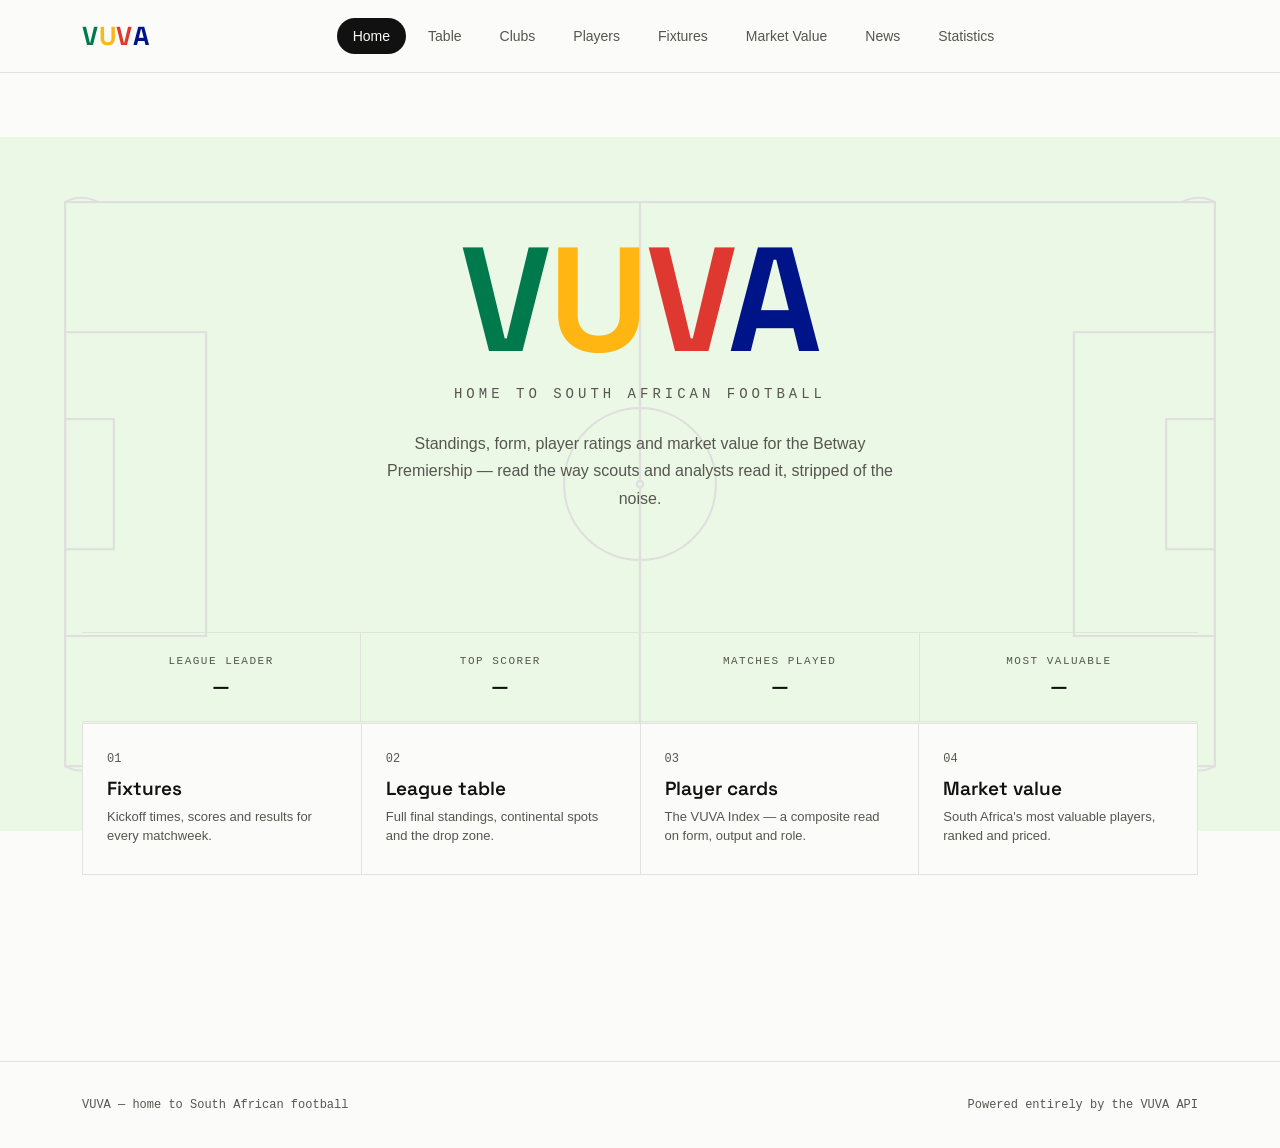
<file: frontend/index.html>
<!DOCTYPE html>
<html lang="en">
<head>
  <meta charset="UTF-8" />
  <meta http-equiv="refresh" content="0; url=vuva.html" />
  <title>VUVA</title>
</head>
<body>
  <p>Redirecting to the VUVA experience…</p>
</body>
</html>
</file>
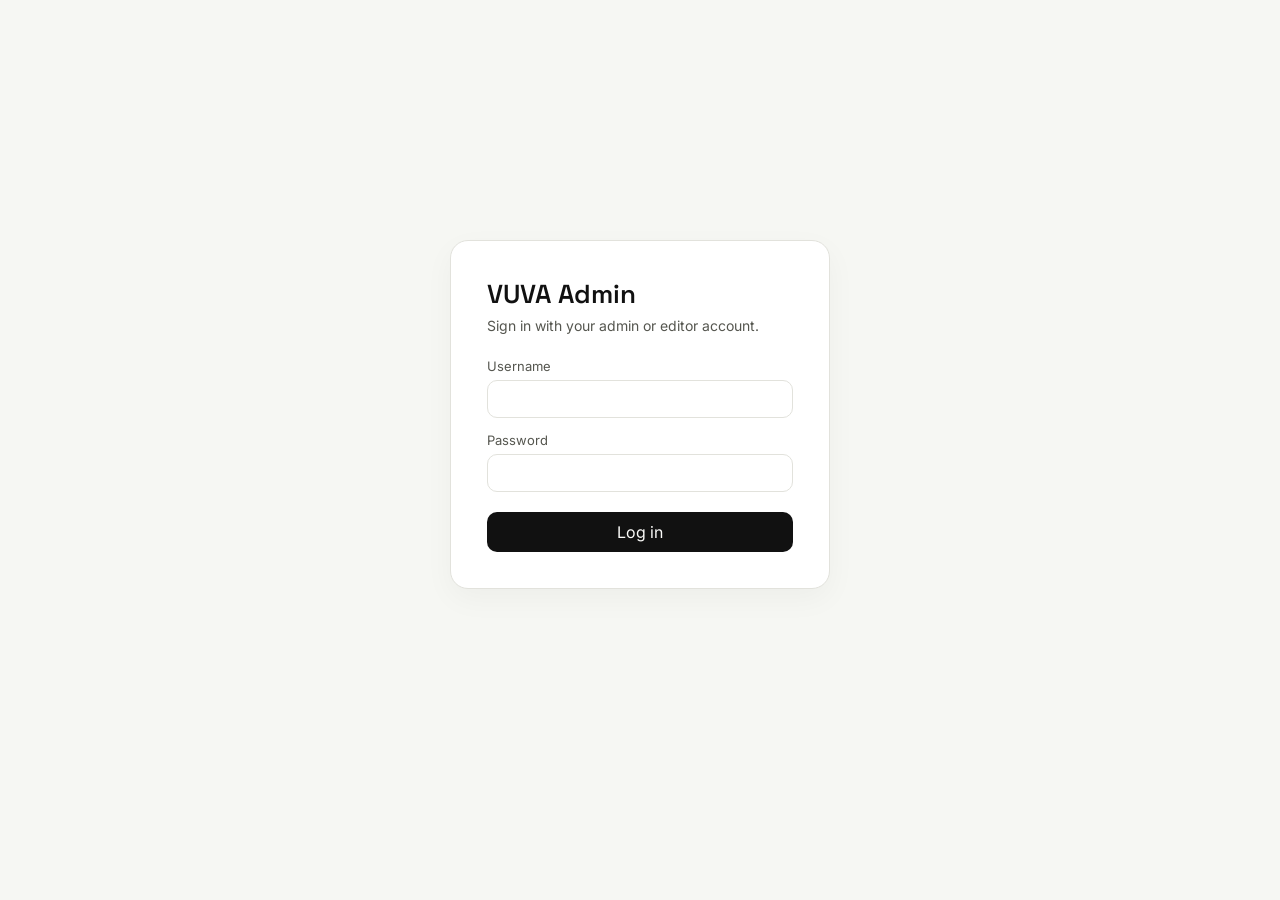
<file: frontend/admin.html>
<!DOCTYPE html>
<html lang="en">
<head>
  <meta charset="UTF-8" />
  <meta name="viewport" content="width=device-width, initial-scale=1.0" />
  <title>VUVA Admin Dashboard</title>
  <link rel="preconnect" href="https://fonts.googleapis.com">
  <link rel="preconnect" href="https://fonts.gstatic.com" crossorigin>
  <link href="https://fonts.googleapis.com/css2?family=Space+Grotesk:wght@400;500;600;700&family=Inter:wght@400;500;600&family=JetBrains+Mono:wght@400;500;600&display=swap" rel="stylesheet">
  <link rel="stylesheet" href="style.css" />
  <style>
    body { background: #f6f7f3; }
    .admin-shell { max-width: 1260px; margin: 0 auto; padding: 32px 24px 80px; }
    .admin-card { background: #fff; border: 1px solid var(--line); border-radius: 18px; padding: 24px; margin-bottom: 24px; box-shadow: 0 10px 30px rgba(0,0,0,0.04); }
    .admin-grid { display: grid; grid-template-columns: repeat(auto-fit, minmax(200px, 1fr)); gap: 16px; }
    .admin-menu { display: flex; flex-wrap: wrap; gap: 10px; margin: 16px 0 24px; }
    .admin-menu button { background: var(--paper-2); color: var(--ink); border: 1px solid var(--line); }
    .admin-menu button.active { background: var(--ink); color: var(--paper); }
    .stat-box { background: var(--paper-2); border-radius: 14px; padding: 18px; }
    .form-grid { display: grid; grid-template-columns: repeat(2, minmax(220px, 1fr)); gap: 14px; }
    .form-grid label { display: flex; flex-direction: column; gap: 6px; font-size: 13px; color: var(--ink-soft); }
    input, select, textarea, button { font: inherit; padding: 10px 12px; border-radius: 10px; border: 1px solid var(--line); }
    select { background: #fff; }
    textarea { min-height: 96px; resize: vertical; }
    button { cursor: pointer; background: var(--ink); color: var(--paper); border: none; }
    .table-wrap { overflow-x: auto; }
    table { width: 100%; border-collapse: collapse; min-width: 700px; }
    th, td { text-align: left; padding: 10px 12px; border-bottom: 1px solid var(--line); font-size: 13px; }
    th { font-family: var(--mono); text-transform: uppercase; letter-spacing: 0.07em; color: var(--ink-soft); }
    .pill { display: inline-block; padding: 4px 10px; border-radius: 999px; background: var(--paper-2); font-size: 12px; }
    .pill.pill-captain { background: var(--ink); color: var(--paper); font-weight: 600; margin-left: 6px; }
    .muted { color: var(--ink-soft); font-size: 12px; }
    .action-row { display: flex; gap: 8px; flex-wrap: wrap; margin-top: 18px; }
    .secondary { background: var(--paper-2); color: var(--ink); border: 1px solid var(--line); }
    .field-group { grid-column: 1 / -1; border: 1px dashed var(--line); border-radius: 12px; padding: 14px 16px; display: grid; grid-template-columns: repeat(2, minmax(220px, 1fr)); gap: 14px; }
    .field-group-label { grid-column: 1 / -1; font-family: var(--mono); font-size: 10.5px; text-transform: uppercase; letter-spacing: 0.06em; color: var(--ink-soft); margin: -4px 0 -2px; }
    @media (max-width: 760px) { .form-grid, .field-group { grid-template-columns: 1fr; } }

    /* checkboxes were inheriting .form-grid label's flex-direction:column,
       which stacked the box above the text instead of sitting beside it */
    .form-grid label.checkbox-label { flex-direction: row; align-items: center; gap: 8px; }
    .form-grid label.checkbox-label input[type="checkbox"] { width: 16px; height: 16px; margin: 0; padding: 0; accent-color: var(--ink); }

    /* Player Stats panel: season toolbar + wide editable table */
    .stats-toolbar {
      display: flex;
      align-items: center;
      gap: 14px;
      flex-wrap: wrap;
      background: #eef7f1;
      border: 1px solid #cfe8d8;
      border-radius: 12px;
      padding: 14px 16px;
      margin-bottom: 16px;
    }
    .stats-toolbar label { display: flex; align-items: center; gap: 8px; font-size: 13px; color: var(--ink-soft); }
    .stats-toolbar select { min-width: 200px; }
    .stats-toolbar-actions { display: flex; gap: 8px; margin-left: auto; flex-wrap: wrap; }
    #statsSeasonNote { font-size: 12px; }

    .stats-table { min-width: 1500px; }
    .stats-table th, .stats-table td { padding: 6px 8px; white-space: nowrap; }
    .stats-table .stats-col-name { min-width: 170px; white-space: normal; }
    .stats-table input[type="number"] { width: 62px; padding: 6px 6px; text-align: right; }
    .stats-table input[name="rating"] { width: 56px; }
    .stats-table td.stats-player-cell { font-size: 13px; }
    .stats-table td.stats-player-cell .muted { font-size: 11px; }
    .stats-row-saved { background: #f2faf5; }
    .stats-row-dirty td.stats-col-name { box-shadow: inset 3px 0 0 var(--gold); }

    /* LOGIN SCREEN */
    #loginScreen { min-height: calc(100vh - 72px); display: flex; align-items: center; justify-content: center; padding: 24px; }
    .login-card { background: #fff; border: 1px solid var(--line); border-radius: 18px; padding: 36px; width: 100%; max-width: 380px; box-shadow: 0 10px 30px rgba(0,0,0,0.04); }
    .login-card h2 { margin: 0 0 6px; }
    .login-card p.section-sub { margin-bottom: 24px; }
    .login-card form { display: flex; flex-direction: column; gap: 14px; }
    .login-card label { display: flex; flex-direction: column; gap: 6px; font-size: 13px; color: var(--ink-soft); }
    .login-card button[type="submit"] { margin-top: 6px; }
    .login-error { background: #fdeeee; color: var(--red); border: 1px solid #f4c9c9; border-radius: 10px; padding: 10px 12px; font-size: 13px; display: none; }
    .login-error.visible { display: block; }
    .user-badge { display: flex; align-items: center; gap: 12px; margin-left: auto; }
    .user-badge .pill { text-transform: capitalize; }
    .navbar { flex-wrap: wrap; }

    /* LIST TOOLBAR (search) + PAGINATION - new, used on the Players list */
    .list-toolbar { display: flex; align-items: center; gap: 12px; margin-bottom: 14px; flex-wrap: wrap; }
    .list-toolbar input[type="search"] { flex: 1; min-width: 220px; }
    .list-toolbar .muted { white-space: nowrap; }
    .pagination { display: flex; align-items: center; gap: 12px; margin-top: 16px; justify-content: flex-end; flex-wrap: wrap; }
    .pagination button:disabled { opacity: 0.4; cursor: not-allowed; }
  </style>
</head>
<body>
  <div id="loginScreen">
    <div class="login-card">
      <h2 class="section-title" style="font-size: 26px;">VUVA Admin</h2>
      <p class="section-sub">Sign in with your admin or editor account.</p>
      <div class="login-error" id="loginError"></div>
      <form id="loginForm">
        <label>Username<input name="username" required autocomplete="username" /></label>
        <label>Password<input type="password" name="password" required autocomplete="current-password" /></label>
        <button type="submit">Log in</button>
      </form>
    </div>
  </div>

  <div id="appShell" style="display:none;">
  <header class="top">
    <div class="wrap navbar">
      <div class="logo"><span class="l-v1">V</span><span class="l-u">U</span><span class="l-v2">V</span><span class="l-a">A</span></div>
      <nav class="links">
        <a href="vuva.html">Home</a>
        <a href="admin.html" class="active">Admin</a>
      </nav>
      <div class="user-badge">
        <span class="muted" id="whoami"></span>
        <button type="button" class="secondary" id="logoutBtn">Log out</button>
      </div>
    </div>
  </header>

  <main class="admin-shell">
    <section class="admin-card">
      <h2 class="section-title">Admin dashboard</h2>
      <p class="section-sub">Manage all key football entities from one place.</p>
      <div class="admin-menu">
        <button type="button" class="active" data-section="announcements">Announcements</button>
        <button type="button" data-section="players">Players</button>
        <button type="button" data-section="playerstats">Player Stats</button>
        <button type="button" data-section="teams">Teams</button>
        <button type="button" data-section="competitions">Competitions</button>
        <button type="button" data-section="seasons">Seasons</button>
        <button type="button" data-section="venues">Venues</button>
        <button type="button" data-section="fixtures">Fixtures</button>
        <button type="button" data-section="standings">Standings</button>
        <button type="button" data-section="users" id="usersMenuBtn" style="display:none;">Users</button>
      </div>
      <div class="admin-grid" id="summaryGrid"></div>
    </section>

    <section class="admin-card" data-panel="announcements">
      <h3 class="section-title" style="font-size: 24px;">Announcements</h3>
      <form id="announcementForm" class="form-grid">
        <label>Title<input name="title" required /></label>
        <label>Slug<input name="slug" /></label>
        <label>Status<select name="status"><option value="draft">Draft</option><option value="published">Published</option></select></label>
        <label>Type<select name="announcement_type"><option value="general">General</option><option value="transfer">Transfer</option><option value="match">Match</option><option value="weather">Weather</option></select></label>
        <label style="grid-column: 1 / -1;">Summary<textarea name="summary"></textarea></label>
        <label style="grid-column: 1 / -1;">Body<textarea name="body" required></textarea></label>
        <label style="grid-column: 1 / -1;">Featured image<input name="featured_image_url" /></label>
        <label class="checkbox-label"><input type="checkbox" name="is_pinned" /> Pin this announcement</label>
        <div class="action-row" style="grid-column: 1 / -1;"><button type="submit">Save announcement</button><button type="button" class="secondary" id="resetAnnouncement">Reset</button></div>
      </form>
      <div class="table-wrap" style="margin-top: 20px;"><table><thead><tr><th>Title</th><th>Status</th><th>Type</th><th>Updated</th><th>Actions</th></tr></thead><tbody id="announcementTable"></tbody></table></div>
    </section>

    <section class="admin-card" data-panel="players">
      <h3 class="section-title" style="font-size: 24px;">Players</h3>
      <p class="muted" style="margin: -8px 0 16px;">Bio and profile info only. For goals/assists/cards/saves/tackles/etc, use the <b>Player Stats</b> tab — those are recorded per season.</p>
      <form id="playerForm" class="form-grid">
        <label>First name<input name="first_name" required /></label>
        <label>Last name<input name="last_name" required /></label>
        <label>Nationality<input name="nationality" required /></label>
        <label>Position<select name="playing_position"><option value="gk">GK</option><option value="cb">CB</option><option value="lb">LB</option><option value="rb">RB</option><option value="cdm">CDM</option><option value="cm">CM</option><option value="cam">CAM</option><option value="lm">LM</option><option value="rm">RM</option><option value="lw">LW</option><option value="rw">RW</option><option value="cf">CF</option><option value="st">ST</option></select></label>
        <label>Date of birth<input type="date" name="date_of_birth" required /></label>
        <label>Team<select name="team_id" required data-options="teams"><option value="">Select team…</option></select></label>
        <label>Form rating<input type="number" step="0.1" min="0" max="99" name="form_rating" value="70" /></label>
        <label>Photo URL<input name="photo_url" /></label>
        <label>Height (cm)<input type="number" min="0" name="height_cm" /></label>
        <label>Preferred foot<select name="preferred_foot"><option value="">None</option><option value="left">Left</option><option value="right">Right</option><option value="both">Both</option></select></label>
        <label>Shirt number<input type="number" min="0" max="99" name="club_shirt_number" /></label>
        <label>Overall rating<input type="number" step="0.1" min="0" max="99" name="overall_rating" /></label>
        <label>Potential rating<input type="number" step="0.1" min="0" max="99" name="potential_rating" /></label>
        <label>Market value override (R)<input type="number" min="0" name="market_value_rands" placeholder="Leave blank to auto-calculate" /></label>
        <label class="checkbox-label"><input type="checkbox" name="is_captain" /> Team captain</label>

        <div class="action-row" style="grid-column: 1 / -1;"><button type="submit">Save player</button><button type="button" class="secondary" id="resetPlayer">Reset</button></div>
      </form>

      <div class="list-toolbar" style="margin-top: 20px;">
        <input type="search" id="playerSearch" placeholder="Search by name, nationality, team or position…" />
        <span class="muted" id="playerResultCount"></span>
      </div>
      <div class="table-wrap"><table><thead><tr><th>Name</th><th>Position</th><th>Team</th><th>Rating</th><th>Value</th><th>Actions</th></tr></thead><tbody id="playerTable"></tbody></table></div>
      <div class="pagination" id="playerPagination"></div>
    </section>

    <section class="admin-card" data-panel="playerstats">
      <h3 class="section-title" style="font-size: 24px;">Player Stats</h3>
      <p class="section-sub">Season-by-season numbers, one row per player. Pick a season, edit inline, then either save one row or everything at once.</p>

      <div class="stats-toolbar">
        <label>Season
          <select id="statsSeasonSelect" data-options="seasons"><option value="">Select season…</option></select>
        </label>
        <span class="muted" id="statsSeasonNote"></span>
        <div class="stats-toolbar-actions">
          <button type="button" class="secondary" id="statsCopyFromPrevious">Copy from previous season</button>
          <button type="button" id="statsSaveAll">Save all</button>
        </div>
      </div>

      <div class="table-wrap">
        <table class="stats-table">
          <thead>
            <tr>
              <th class="stats-col-name">Player</th>
              <th>Team</th>
              <th>App</th>
              <th>Starts</th>
              <th>Mins</th>
              <th>Goals</th>
              <th>Ast</th>
              <th>YC</th>
              <th>RC</th>
              <th>CS</th>
              <th>OG</th>
              <th>Pen&nbsp;S</th>
              <th>Pen&nbsp;M</th>
              <th>Rating</th>
              <th>Saves</th>
              <th>GC</th>
              <th>Tkl</th>
              <th>Int</th>
              <th>Clr</th>
              <th>Actions</th>
            </tr>
          </thead>
          <tbody id="playerStatsTable">
            <tr><td colspan="20" class="muted" style="padding: 16px;">Pick a season above to load stats.</td></tr>
          </tbody>
        </table>
      </div>
    </section>

    <section class="admin-card" data-panel="teams">
      <h3 class="section-title" style="font-size: 24px;">Teams</h3>
      <form id="teamForm" class="form-grid">
        <label>Name<input name="name" required /></label>
        <label>Short name<input name="short_name" /></label>
        <label>City<input name="city" /></label>
        <label>Country<input name="country" /></label>
        <label>Stadium<input name="stadium" /></label>
        <label>Website<input name="website" /></label>
        <label>Founded year<input type="number" min="1800" max="2100" name="founded_year" /></label>
        <label>Market value<input type="number" min="0" name="market_value_rands" /></label>
        <label>Average rating<input type="number" step="0.1" min="0" max="99" name="average_rating" /></label>
        <label style="grid-column: 1 / -1;">Logo URL<input name="logo_url" /></label>

        <div class="field-group">
          <div class="field-group-label">Coach (optional — leave blank to keep whoever's already set)</div>
          <label>First name<input name="coach_first_name" /></label>
          <label>Last name<input name="coach_last_name" /></label>
          <label>Nationality<input name="coach_nationality" /></label>
          <label>Appointed<input type="date" name="coach_appointed_date" /></label>
          <label style="grid-column: 1 / -1;">Photo URL<input name="coach_photo_url" /></label>
        </div>

        <p class="muted" style="grid-column: 1 / -1; margin: -4px 0 0;">Captain is set from the Players tab (tick "Team captain" on a player) — it isn't editable here.</p>

        <div class="action-row" style="grid-column: 1 / -1;"><button type="submit">Save team</button><button type="button" class="secondary" id="resetTeam">Reset</button></div>
      </form>
      <div class="table-wrap" style="margin-top: 20px;"><table><thead><tr><th>Name</th><th>City</th><th>Coach</th><th>Captain</th><th>Market value</th><th>Average rating</th><th>Actions</th></tr></thead><tbody id="teamTable"></tbody></table></div>
    </section>

    <section class="admin-card" data-panel="competitions">
      <h3 class="section-title" style="font-size: 24px;">Competitions</h3>
      <form id="competitionForm" class="form-grid">
        <label>Name<input name="name" required /></label>
        <label>Short name<input name="short_name" /></label>
        <label>Code<input name="code" required /></label>
        <label>Country<input name="country" required /></label>
        <label>Governing body<input name="governing_body" /></label>
        <label>Tier<input type="number" min="0" name="tier" /></label>
        <label>Competition type<input name="competition_type" value="league" /></label>
        <label class="checkbox-label"><input type="checkbox" name="is_active" checked /> Active</label>
        <label style="grid-column: 1 / -1;">Logo URL<input name="logo_url" /></label>
        <div class="action-row" style="grid-column: 1 / -1;"><button type="submit">Save competition</button><button type="button" class="secondary" id="resetCompetition">Reset</button></div>
      </form>
      <div class="table-wrap" style="margin-top: 20px;"><table><thead><tr><th>Name</th><th>Code</th><th>Country</th><th>Status</th><th>Actions</th></tr></thead><tbody id="competitionTable"></tbody></table></div>
    </section>

    <section class="admin-card" data-panel="seasons">
      <h3 class="section-title" style="font-size: 24px;">Seasons</h3>
      <form id="seasonForm" class="form-grid">
        <label>Label<input name="label" required /></label>
        <label>Competition<select name="competition_id" required data-options="competitions"><option value="">Select competition…</option></select></label>
        <label>Start date<input type="date" name="start_date" /></label>
        <label>End date<input type="date" name="end_date" /></label>
        <label class="checkbox-label"><input type="checkbox" name="is_current" /> Current season</label>
        <div class="action-row" style="grid-column: 1 / -1;"><button type="submit">Save season</button><button type="button" class="secondary" id="resetSeason">Reset</button></div>
      </form>
      <div class="table-wrap" style="margin-top: 20px;"><table><thead><tr><th>Label</th><th>Competition</th><th>Current</th><th>Actions</th></tr></thead><tbody id="seasonTable"></tbody></table></div>
    </section>

    <section class="admin-card" data-panel="venues">
      <h3 class="section-title" style="font-size: 24px;">Venues</h3>
      <form id="venueForm" class="form-grid">
        <label>Name<input name="name" required /></label>
        <label>City<input name="city" /></label>
        <label>Country<input name="country" /></label>
        <label>Capacity<input type="number" min="0" name="capacity" /></label>
        <label>Surface<input name="surface" /></label>
        <label style="grid-column: 1 / -1;">Address<input name="address" /></label>
        <label style="grid-column: 1 / -1;">Image URL<input name="image_url" /></label>
        <div class="action-row" style="grid-column: 1 / -1;"><button type="submit">Save venue</button><button type="button" class="secondary" id="resetVenue">Reset</button></div>
      </form>
      <div class="table-wrap" style="margin-top: 20px;"><table><thead><tr><th>Name</th><th>City</th><th>Capacity</th><th>Actions</th></tr></thead><tbody id="venueTable"></tbody></table></div>
    </section>

    <section class="admin-card" data-panel="fixtures">
      <h3 class="section-title" style="font-size: 24px;">Fixtures</h3>
      <form id="fixtureForm" class="form-grid">
        <label>Kickoff<input type="datetime-local" name="match_datetime" required /></label>
        <label>Status<select name="status">
          <option value="scheduled">Scheduled</option>
          <option value="live">Live</option>
          <option value="halftime">Half-time</option>
          <option value="fulltime">Full-time</option>
          <option value="postponed">Postponed</option>
          <option value="cancelled">Cancelled</option>
        </select></label>
        <label>Home team<select name="home_team_id" required data-options="teams"><option value="">Select team…</option></select></label>
        <label>Away team<select name="away_team_id" required data-options="teams"><option value="">Select team…</option></select></label>
        <label>Home score<input type="number" min="0" name="home_score" value="0" /></label>
        <label>Away score<input type="number" min="0" name="away_score" value="0" /></label>
        <label>Venue<select name="venue_id" required data-options="venues"><option value="">Select venue…</option></select></label>
        <label>Season<select name="season_id" required data-options="seasons"><option value="">Select season…</option></select></label>
        <label>Competition<select name="competition_id" required data-options="competitions"><option value="">Select competition…</option></select></label>
        <label>Matchweek<input type="number" min="0" name="matchweek" /></label>
        <label>Round name<input name="round_name" /></label>
        <label>Referee<input name="referee" /></label>
        <label>Attendance<input type="number" min="0" name="attendance" /></label>
        <div class="action-row" style="grid-column: 1 / -1;">
          <button type="submit">Save fixture</button>
          <button type="button" class="secondary" id="resetFixture">Reset</button>
          <button type="button" class="secondary" id="recomputeStandings">Recompute standings for this season/competition</button>
        </div>
      </form>
      <div class="table-wrap" style="margin-top: 20px;"><table><thead><tr><th>Kickoff</th><th>Match</th><th>Score</th><th>Status</th><th>Actions</th></tr></thead><tbody id="fixtureTable"></tbody></table></div>
    </section>

    <section class="admin-card" data-panel="standings">
      <h3 class="section-title" style="font-size: 24px;">Standings</h3>
      <form id="standingForm" class="form-grid">
        <label>Position<input type="number" min="1" name="position" required /></label>
        <label>Team<select name="team_id" required data-options="teams"><option value="">Select team…</option></select></label>
        <label>Season<select name="season_id" required data-options="seasons"><option value="">Select season…</option></select></label>
        <label>Competition<select name="competition_id" required data-options="competitions"><option value="">Select competition…</option></select></label>
        <label>Played<input type="number" min="0" name="played" value="0" /></label>
        <label>Wins<input type="number" min="0" name="wins" value="0" /></label>
        <label>Draws<input type="number" min="0" name="draws" value="0" /></label>
        <label>Losses<input type="number" min="0" name="losses" value="0" /></label>
        <label>Goals for<input type="number" min="0" name="goals_for" value="0" /></label>
        <label>Goals against<input type="number" min="0" name="goals_against" value="0" /></label>
        <label>Goal difference<input type="number" name="goal_difference" value="0" data-allow-negative="true" /></label>
        <label>Points<input type="number" min="0" name="points" value="0" /></label>
        <label>Form<input name="form" /></label>
        <div class="action-row" style="grid-column: 1 / -1;"><button type="submit">Save standing</button><button type="button" class="secondary" id="resetStanding">Reset</button></div>
      </form>
      <div class="table-wrap" style="margin-top: 20px;"><table><thead><tr><th>Pos</th><th>Team</th><th>Played</th><th>Points</th><th>Actions</th></tr></thead><tbody id="standingTable"></tbody></table></div>
    </section>

    <section class="admin-card" data-panel="users">
      <h3 class="section-title" style="font-size: 24px;">Users</h3>
      <p class="muted" style="margin: -8px 0 16px;">Only admins can see this tab. Admins and editors can both log in and manage content; only admins can manage other accounts.</p>
      <form id="userForm" class="form-grid">
        <label>First name<input name="first_name" required /></label>
        <label>Last name<input name="last_name" required /></label>
        <label>Username<input name="username" required /></label>
        <label>Email<input type="email" name="email" required /></label>
        <label>Role<select name="role"><option value="editor">Editor</option><option value="admin">Admin</option></select></label>
        <label>Password<input type="password" name="password" autocomplete="new-password" placeholder="Leave blank to keep current" /></label>
        <label class="checkbox-label"><input type="checkbox" name="is_active" checked /> Active</label>
        <div class="action-row" style="grid-column: 1 / -1;"><button type="submit">Save user</button><button type="button" class="secondary" id="resetUser">Reset</button></div>
      </form>
      <div class="table-wrap" style="margin-top: 20px;"><table><thead><tr><th>Name</th><th>Username</th><th>Role</th><th>Status</th><th>Last login</th><th>Actions</th></tr></thead><tbody id="userTable"></tbody></table></div>
    </section>
  </main>
  </div>

  <script src="api.js"></script>
  <script>
    const loginScreen = document.getElementById('loginScreen');
    const appShell = document.getElementById('appShell');
    const loginForm = document.getElementById('loginForm');
    const loginError = document.getElementById('loginError');
    const usersMenuBtn = document.getElementById('usersMenuBtn');
    const whoami = document.getElementById('whoami');

    function showLoginScreen(message) {
      loginScreen.style.display = 'flex';
      appShell.style.display = 'none';
      if (message) {
        loginError.textContent = message;
        loginError.classList.add('visible');
      }
    }

    function showAppShell(user) {
      loginScreen.style.display = 'none';
      appShell.style.display = 'block';
      whoami.textContent = `${user.first_name} ${user.last_name} · ${user.role}`;
      usersMenuBtn.style.display = user.role === 'admin' ? 'inline-flex' : 'none';
    }

    loginForm.addEventListener('submit', async (event) => {
      event.preventDefault();
      loginError.classList.remove('visible');
      const payload = Object.fromEntries(new FormData(loginForm).entries());
      try {
        const result = await apiPost('/auth/login', payload);
        setSession(result.token, result.user);
        showAppShell(result.user);
        await loadDashboard();
      } catch (err) {
        loginError.textContent = err.message.includes('401') ? 'Incorrect username or password.' : err.message;
        loginError.classList.add('visible');
      }
    });

    document.getElementById('logoutBtn').addEventListener('click', () => {
      clearSession();
      showLoginScreen();
    });

    // playerSearch / playerPage drive the client-side search + pagination
    // on the Players list; PLAYER_PAGE_SIZE controls rows per page.
    const PLAYER_PAGE_SIZE = 10;
    const state = { announcements: [], players: [], teams: [], competitions: [], seasons: [], venues: [], fixtures: [], standings: [], users: [], editingAnnouncement: null, editingPlayer: null, editingTeam: null, editingCompetition: null, editingSeason: null, editingVenue: null, editingFixture: null, editingStanding: null, editingUser: null, playerSearch: '', playerPage: 1, statsSeasonId: null, statsRowsById: {} };

    const summaryGrid = document.getElementById('summaryGrid');
    const announcementForm = document.getElementById('announcementForm');
    const playerForm = document.getElementById('playerForm');
    const teamForm = document.getElementById('teamForm');
    const competitionForm = document.getElementById('competitionForm');
    const seasonForm = document.getElementById('seasonForm');
    const venueForm = document.getElementById('venueForm');
    const fixtureForm = document.getElementById('fixtureForm');
    const standingForm = document.getElementById('standingForm');
    const userForm = document.getElementById('userForm');
    const statsSeasonSelect = document.getElementById('statsSeasonSelect');
    const statsSeasonNote = document.getElementById('statsSeasonNote');
    const playerStatsTableBody = document.getElementById('playerStatsTable');

    // maps every edit-* action to the form it should scroll to - used so the
    // admin lands on the (top-of-page) form fields instead of staying
    // scrolled down at the row they clicked "Edit" on
    const FORM_BY_ACTION = {
      'edit-announcement': announcementForm,
      'edit-player': playerForm,
      'edit-team': teamForm,
      'edit-competition': competitionForm,
      'edit-season': seasonForm,
      'edit-venue': venueForm,
      'edit-fixture': fixtureForm,
      'edit-standing': standingForm,
      'edit-user': userForm,
    };

    // ---------------------------------------------------------------
    // VALIDATION + CONFIRM HELPERS
    // ---------------------------------------------------------------

    // Human-readable labels for error messages (keyed by input `name`).
    const FIELD_LABELS = {
      goals: 'Goals', assists: 'Assists', minutes_played: 'Minutes', form_rating: 'Form rating',
      height_cm: 'Height', club_shirt_number: 'Shirt number', founded_year: 'Founded year',
      market_value_rands: 'Market value', average_rating: 'Average rating', tier: 'Tier',
      capacity: 'Capacity', home_score: 'Home score', away_score: 'Away score', attendance: 'Attendance',
      matchweek: 'Matchweek', position: 'Position', played: 'Played', wins: 'Wins', draws: 'Draws',
      losses: 'Losses', goals_for: 'Goals for', goals_against: 'Goals against',
      goal_difference: 'Goal difference', points: 'Points',
      overall_rating: 'Overall rating', potential_rating: 'Potential rating',
      saves: 'Saves', clean_sheets: 'Clean sheets', goals_conceded: 'Goals conceded',
      tackles: 'Tackles', interceptions: 'Interceptions', clearances: 'Clearances',
    };

    // Inserts/removes a small red banner at the top of a form, same look as
    // the login error box, instead of a browser alert() for every mistake.
    function showFormError(form, message) {
      clearFormError(form);
      const box = document.createElement('div');
      box.className = 'form-alert';
      box.textContent = message;
      form.insertBefore(box, form.firstChild);
      box.scrollIntoView({ behavior: 'smooth', block: 'nearest' });
    }
    function clearFormError(form) {
      const existing = form.querySelector('.form-alert');
      if (existing) existing.remove();
    }

    // Walks every <input type="number"> in a form and rejects: non-numeric
    // values, values below its min (except fields explicitly flagged with
    // data-allow-negative, like goal difference), and values above its max
    // (e.g. ratings capped at 99). Returns an error string, or null if OK.
    function validateNoNegativeNumbers(form) {
      const numberInputs = form.querySelectorAll('input[type="number"]');
      for (const input of numberInputs) {
        if (input.value === '') continue; // optional + left blank is fine
        const value = Number(input.value);
        const label = FIELD_LABELS[input.name] || input.name;
        if (Number.isNaN(value)) return `${label} must be a valid number.`;
        const allowNegative = input.dataset.allowNegative === 'true';
        const min = input.getAttribute('min');
        if (!allowNegative) {
          if (value < 0) return `${label} cannot be negative.`;
          if (min !== null && value < Number(min)) return `${label} cannot be less than ${min}.`;
        }
        const max = input.getAttribute('max');
        if (max !== null && value > Number(max)) return `${label} cannot be more than ${max}.`;
      }
      return null;
    }

    function normalizeText(value) {
      return String(value ?? '').trim().toLowerCase();
    }

    // Looks for an existing record in `list` whose given fields all match
    // `payload` (case-insensitively), skipping the record currently being
    // edited. Used for "same team/venue/competition/etc name" checks.
    function findDuplicate(list, matchFields, payload, excludeId) {
      return list.find((item) => {
        if (excludeId != null && item.id === excludeId) return false;
        return matchFields.every((field) => {
          const a = normalizeText(item[field]);
          const b = normalizeText(payload[field]);
          return a !== '' && a === b;
        });
      });
    }

    // Reusable "Are you sure?" popup for every create/update/delete action.
    // Resolves true/false depending on what the user clicked.
    function confirmAction({ title = 'Are you sure?', message = '', confirmLabel = 'Confirm', danger = false } = {}) {
      return new Promise((resolve) => {
        const overlay = document.createElement('div');
        overlay.className = 'modal-overlay';
        overlay.innerHTML = `
          <div class="modal-card">
            <h3>${title}</h3>
            <p>${message}</p>
            <div class="modal-actions">
              <button type="button" class="secondary" data-choice="cancel">Cancel</button>
              <button type="button" class="${danger ? 'danger' : ''}" data-choice="confirm">${confirmLabel}</button>
            </div>
          </div>`;
        document.body.appendChild(overlay);
        const cleanup = (result) => { overlay.remove(); resolve(result); };
        overlay.addEventListener('click', (event) => { if (event.target === overlay) cleanup(false); });
        overlay.querySelector('[data-choice="cancel"]').addEventListener('click', () => cleanup(false));
        overlay.querySelector('[data-choice="confirm"]').addEventListener('click', () => cleanup(true));
      });
    }

    function fmtCurrency(value) {
      return new Intl.NumberFormat('en-ZA', { style: 'currency', currency: 'ZAR', maximumFractionDigits: 0 }).format(value || 0);
    }

    function renderSummary(summary) {
      summaryGrid.innerHTML = `
        <div class="stat-box"><div class="t-label">Players</div><div class="mv-num">${summary.total_players}</div></div>
        <div class="stat-box"><div class="t-label">Teams</div><div class="mv-num">${summary.total_teams}</div></div>
        <div class="stat-box"><div class="t-label">Fixtures</div><div class="mv-num">${summary.total_fixtures}</div></div>
        <div class="stat-box"><div class="t-label">Announcements</div><div class="mv-num">${summary.total_announcements}</div></div>
        <div class="stat-box"><div class="t-label">Avg rating</div><div class="mv-num">${summary.average_player_rating}</div></div>
      `;
    }

    // Fills every <select data-options="teams|competitions|seasons|venues">
    // with <option> tags built from whatever's currently in state, showing
    // the human name but keeping the real id as the option's value. Runs
    // after every load so a newly-added team shows up in dropdowns right
    // away. Preserves the current selection (if any) across a refresh.
    function populateSelectOptions() {
      const optionsFor = {
        teams: state.teams.map((t) => ({ value: t.id, label: t.name })),
        competitions: state.competitions.map((c) => ({ value: c.id, label: c.name })),
        seasons: state.seasons.map((s) => ({ value: s.id, label: s.label })),
        venues: state.venues.map((v) => ({ value: v.id, label: v.name })),
      };
      const placeholders = { teams: 'Select team…', competitions: 'Select competition…', seasons: 'Select season…', venues: 'Select venue…' };

      document.querySelectorAll('select[data-options]').forEach((select) => {
        const kind = select.dataset.options;
        const items = optionsFor[kind] || [];
        const current = select.value;
        select.innerHTML = `<option value="">${escapeHtml(placeholders[kind] || 'Select…')}</option>`
          + items.map((item) => `<option value="${item.value}">${escapeHtml(item.label)}</option>`).join('');
        if (current) select.value = current;
      });
    }

    // Defaults the Player Stats season select to whichever season is
    // marked is_current, but only if nothing's already chosen (so it
    // doesn't clobber a season the admin picked mid-session).
    function defaultStatsSeasonIfEmpty() {
      if (!statsSeasonSelect || statsSeasonSelect.value) return;
      const current = state.seasons.find((s) => s.is_current);
      if (current) statsSeasonSelect.value = String(current.id);
    }

    // Every column on the PlayerStatistic table, in display order. Kept in
    // one place so the row template and the payload builder can't drift
    // out of sync with each other.
    const STAT_FIELD_DEFS = [
      { name: 'appearances' }, { name: 'starts' }, { name: 'minutes_played' },
      { name: 'goals' }, { name: 'assists' },
      { name: 'yellow_cards' }, { name: 'red_cards' },
      { name: 'clean_sheets' }, { name: 'own_goals' },
      { name: 'penalties_scored' }, { name: 'penalties_missed' },
      { name: 'rating', step: '0.1', nullable: true },
      { name: 'saves', nullable: true }, { name: 'goals_conceded', nullable: true },
      { name: 'tackles', nullable: true }, { name: 'interceptions', nullable: true }, { name: 'clearances', nullable: true },
    ];

    function statsRowHtml(player, row) {
      const cells = STAT_FIELD_DEFS.map(({ name, step, nullable }) => {
        const raw = row ? row[name] : null;
        const value = raw === null || raw === undefined ? (nullable ? '' : 0) : raw;
        return `<td><input type="number" ${step ? `step="${step}"` : 'min="0"'} name="${name}" value="${value}" /></td>`;
      }).join('');
      return `
        <tr data-player-id="${player.id}" class="${row ? 'stats-row-saved' : ''}">
          <td class="stats-col-name stats-player-cell">${escapeHtml(player.first_name)} ${escapeHtml(player.last_name)}<div class="muted">${escapeHtml((player.playing_position || '').toUpperCase())}</div></td>
          <td class="muted">${escapeHtml(player.team_name || '-')}</td>
          ${cells}
          <td><button type="button" class="secondary" data-action="save-stat-row">Save</button></td>
        </tr>`;
    }

    function collectStatRowPayload(tr, seasonId, competitionId) {
      const get = (name) => tr.querySelector(`[name="${name}"]`);
      return {
        player_id: Number(tr.dataset.playerId),
        season_id: seasonId,
        competition_id: competitionId,
        ...Object.fromEntries(STAT_FIELD_DEFS.map(({ name, nullable }) => {
          const el = get(name);
          const raw = el ? el.value : '';
          if (raw === '') return [name, nullable ? null : 0];
          return [name, Number(raw)];
        })),
      };
    }

    async function loadPlayerStatsPanel() {
      const seasonId = statsSeasonSelect.value;
      if (!seasonId) {
        playerStatsTableBody.innerHTML = '<tr><td colspan="20" class="muted" style="padding: 16px;">Pick a season above to load stats.</td></tr>';
        statsSeasonNote.textContent = '';
        return;
      }
      state.statsSeasonId = Number(seasonId);
      playerStatsTableBody.innerHTML = '<tr><td colspan="20" class="muted" style="padding: 16px;">Loading…</td></tr>';
      try {
        const rows = await apiGet(`/admin/player-statistics?season_id=${seasonId}`);
        state.statsRowsById = {};
        rows.forEach((r) => { state.statsRowsById[r.player_id] = r; });
        const sortedPlayers = [...state.players].sort((a, b) => `${a.first_name}${a.last_name}`.localeCompare(`${b.first_name}${b.last_name}`));
        playerStatsTableBody.innerHTML = sortedPlayers.map((p) => statsRowHtml(p, state.statsRowsById[p.id])).join('') || '<tr><td colspan="20" class="muted" style="padding: 16px;">No players yet - add some in the Players tab first.</td></tr>';
        const season = state.seasons.find((s) => s.id === Number(seasonId));
        statsSeasonNote.textContent = season ? `${rows.length} of ${state.players.length} players have a saved row for ${season.label}.` : '';
      } catch (err) {
        playerStatsTableBody.innerHTML = `<tr><td colspan="20" class="muted" style="padding: 16px;">Couldn't load stats: ${escapeHtml(err.message)}</td></tr>`;
      }
    }

    statsSeasonSelect.addEventListener('change', loadPlayerStatsPanel);

    // Save All - bulk-upserts every row currently shown in the table for
    // the selected season in one request. This is what actually fixes
    // "last season's stats never made it into the 25/26 row": copy them
    // in (see the Copy button below) or just edit the blank table, then
    // hit this once instead of opening every player individually.
    document.getElementById('statsSaveAll').addEventListener('click', async () => {
      const seasonId = Number(statsSeasonSelect.value || 0);
      if (!seasonId) { alert('Pick a season first.'); return; }
      const season = state.seasons.find((s) => s.id === seasonId);
      if (!season) return;

      const rows = Array.from(playerStatsTableBody.querySelectorAll('tr[data-player-id]'));
      if (!rows.length) return;

      const ok = await confirmAction({
        title: 'Save all stats?',
        message: `This saves season stats for all ${rows.length} players shown, for ${season.label}. Existing rows for this season are overwritten with whatever's currently in the table.`,
        confirmLabel: 'Save all',
      });
      if (!ok) return;

      const payload = rows.map((tr) => collectStatRowPayload(tr, seasonId, season.competition_id));
      const saveAllBtn = document.getElementById('statsSaveAll');
      saveAllBtn.disabled = true;
      const originalLabel = saveAllBtn.textContent;
      saveAllBtn.textContent = 'Saving…';
      try {
        await apiPost('/admin/player-statistics/bulk', payload);
        await loadPlayerStatsPanel();
      } catch (err) {
        alert(`Save all failed: ${err.message}`);
      } finally {
        saveAllBtn.disabled = false;
        saveAllBtn.textContent = originalLabel;
      }
    });

    // Per-row Save - same bulk endpoint, just with a single-row payload,
    // for when you only want to commit one player without touching the
    // rest of the table.
    playerStatsTableBody.addEventListener('click', async (event) => {
      const button = event.target.closest('button[data-action="save-stat-row"]');
      if (!button) return;
      const seasonId = Number(statsSeasonSelect.value || 0);
      const season = state.seasons.find((s) => s.id === seasonId);
      if (!season) return;
      const tr = button.closest('tr');
      const payload = [collectStatRowPayload(tr, seasonId, season.competition_id)];
      button.disabled = true;
      const originalLabel = button.textContent;
      button.textContent = 'Saving…';
      try {
        await apiPost('/admin/player-statistics/bulk', payload);
        tr.classList.remove('stats-row-dirty');
        tr.classList.add('stats-row-saved');
        button.textContent = 'Saved';
        setTimeout(() => { button.textContent = originalLabel; button.disabled = false; }, 900);
      } catch (err) {
        alert(`Couldn't save this row: ${err.message}`);
        button.disabled = false;
        button.textContent = originalLabel;
      }
    });

    // Copy from previous season - fills the table with an earlier season's
    // numbers so an admin can carry stats forward (e.g. from 24/25 into
    // 25/26) and adjust before committing. Nothing is written until "Save
    // all" is clicked afterwards - this only fills the form.
    document.getElementById('statsCopyFromPrevious').addEventListener('click', async () => {
      const seasonId = Number(statsSeasonSelect.value || 0);
      if (!seasonId) { alert('Pick a season first.'); return; }
      const targetSeason = state.seasons.find((s) => s.id === seasonId);
      const sortedSeasons = [...state.seasons].sort((a, b) => new Date(a.start_date || 0) - new Date(b.start_date || 0));
      const idx = sortedSeasons.findIndex((s) => s.id === seasonId);
      const previous = idx > 0 ? sortedSeasons[idx - 1] : null;
      if (!previous) { alert('No earlier season found to copy from.'); return; }

      const ok = await confirmAction({
        title: 'Copy from previous season?',
        message: `This fills the table below with ${previous.label}'s numbers so you can review and adjust before saving them as ${targetSeason ? targetSeason.label : 'this season'}. Nothing is saved until you click "Save all".`,
        confirmLabel: 'Copy',
      });
      if (!ok) return;

      try {
        const rows = await apiGet(`/admin/player-statistics?season_id=${previous.id}`);
        const byPlayer = {};
        rows.forEach((r) => { byPlayer[r.player_id] = r; });
        const sortedPlayers = [...state.players].sort((a, b) => `${a.first_name}${a.last_name}`.localeCompare(`${b.first_name}${b.last_name}`));
        playerStatsTableBody.innerHTML = sortedPlayers.map((p) => statsRowHtml(p, byPlayer[p.id])).join('');
        playerStatsTableBody.querySelectorAll('tr[data-player-id]').forEach((tr) => tr.classList.add('stats-row-dirty'));
        statsSeasonNote.textContent = `Showing ${previous.label}'s numbers, not yet saved to ${targetSeason ? targetSeason.label : 'this season'} - click "Save all" to commit.`;
      } catch (err) {
        alert(`Couldn't load ${previous.label}'s stats: ${err.message}`);
      }
    });

    async function loadDashboard() {
      const summary = await apiGet('/admin/overview');
      renderSummary(summary);
      const currentUser = getCurrentUser();
      const [announcements, players, teams, competitions, seasons, venues, fixtures, standings] = await Promise.all([
        apiGet('/admin/announcements'),
        apiGet('/admin/players'),
        apiGet('/admin/teams'),
        apiGet('/admin/competitions'),
        apiGet('/admin/seasons'),
        apiGet('/admin/venues'),
        apiGet('/admin/fixtures'),
        apiGet('/admin/standings')
      ]);
      state.announcements = announcements;
      state.players = players;
      state.teams = teams;
      state.competitions = competitions;
      state.seasons = seasons;
      state.venues = venues;
      state.fixtures = fixtures;
      state.standings = standings;

      populateSelectOptions();
      defaultStatsSeasonIfEmpty();

      renderAnnouncements();
      renderPlayers();
      renderTeams();
      renderCompetitions();
      renderSeasons();
      renderVenues();
      renderFixtures();
      renderStandings();

      // /auth/users is admin-only server-side too, but skip the call
      // entirely for editors instead of firing a request we know is a 403
      if (currentUser && currentUser.role === 'admin') {
        state.users = await apiGet('/auth/users');
        renderUsers();
      }
    }

    function resetAnnouncementForm() {
      clearFormError(announcementForm);
      announcementForm.reset();
      state.editingAnnouncement = null;
      announcementForm.querySelector('button[type="submit"]').textContent = 'Save announcement';
    }
    function resetPlayerForm() {
      clearFormError(playerForm);
      playerForm.reset();
      state.editingPlayer = null;
      playerForm.querySelector('button[type="submit"]').textContent = 'Save player';
    }
    function resetTeamForm() { clearFormError(teamForm); teamForm.reset(); state.editingTeam = null; teamForm.querySelector('button[type="submit"]').textContent = 'Save team'; }
    function resetCompetitionForm() { clearFormError(competitionForm); competitionForm.reset(); state.editingCompetition = null; competitionForm.querySelector('button[type="submit"]').textContent = 'Save competition'; }
    function resetSeasonForm() { clearFormError(seasonForm); seasonForm.reset(); state.editingSeason = null; seasonForm.querySelector('button[type="submit"]').textContent = 'Save season'; }
    function resetVenueForm() { clearFormError(venueForm); venueForm.reset(); state.editingVenue = null; venueForm.querySelector('button[type="submit"]').textContent = 'Save venue'; }
    function resetFixtureForm() { clearFormError(fixtureForm); fixtureForm.reset(); state.editingFixture = null; fixtureForm.querySelector('button[type="submit"]').textContent = 'Save fixture'; }
    function resetStandingForm() { clearFormError(standingForm); standingForm.reset(); state.editingStanding = null; standingForm.querySelector('button[type="submit"]').textContent = 'Save standing'; }
    function resetUserForm() { clearFormError(userForm); userForm.reset(); userForm.querySelector('input[name="is_active"]').checked = true; state.editingUser = null; userForm.querySelector('button[type="submit"]').textContent = 'Save user'; }

    function showPanel(name) {
      document.querySelectorAll('[data-panel]').forEach((panel) => {
        panel.style.display = panel.dataset.panel === name ? 'block' : 'none';
      });
      document.querySelectorAll('.admin-menu button').forEach((button) => button.classList.toggle('active', button.dataset.section === name));
    }

    function renderAnnouncements() {
      const tbody = document.getElementById('announcementTable');
      tbody.innerHTML = state.announcements.map(item => `
        <tr>
          <td>${escapeHtml(item.title)}<div class="muted">${escapeHtml(item.summary || '')}</div></td>
          <td><span class="pill">${escapeHtml(item.status)}</span></td>
          <td>${escapeHtml(item.announcement_type)}</td>
          <td>${new Date(item.updated_at).toLocaleDateString()}</td>
          <td><div class="action-row"><button class="secondary" data-action="edit-announcement" data-id="${item.id}">Edit</button><button class="secondary" data-action="delete-announcement" data-id="${item.id}">Delete</button></div></td>
        </tr>
      `).join('');
    }

    // Returns state.players filtered by the current search box value,
    // matched against name, nationality, team and position.
    function getFilteredPlayers() {
      const term = state.playerSearch.trim().toLowerCase();
      if (!term) return state.players;
      return state.players.filter((p) => {
        const haystack = `${p.first_name} ${p.last_name} ${p.nationality} ${p.team_name || ''} ${p.playing_position}`.toLowerCase();
        return haystack.includes(term);
      });
    }

    function renderPlayerPagination(totalPages) {
      const el = document.getElementById('playerPagination');
      if (totalPages <= 1) { el.innerHTML = ''; return; }
      el.innerHTML = `
        <button type="button" class="secondary" data-page="prev" ${state.playerPage === 1 ? 'disabled' : ''}>‹ Prev</button>
        <span class="muted">Page ${state.playerPage} of ${totalPages}</span>
        <button type="button" class="secondary" data-page="next" ${state.playerPage === totalPages ? 'disabled' : ''}>Next ›</button>
      `;
    }

    function renderPlayers() {
      const filtered = getFilteredPlayers();
      const totalPages = Math.max(1, Math.ceil(filtered.length / PLAYER_PAGE_SIZE));
      if (state.playerPage > totalPages) state.playerPage = totalPages;
      if (state.playerPage < 1) state.playerPage = 1;
      const start = (state.playerPage - 1) * PLAYER_PAGE_SIZE;
      const pageItems = filtered.slice(start, start + PLAYER_PAGE_SIZE);

      const tbody = document.getElementById('playerTable');
      tbody.innerHTML = pageItems.map(item => `
        <tr>
          <td>${escapeHtml(item.first_name)} ${escapeHtml(item.last_name)}${item.is_captain ? '<span class="pill pill-captain">C</span>' : ''}<div class="muted">${escapeHtml(item.nationality)}</div></td>
          <td>${escapeHtml((item.playing_position || '').toUpperCase())}</td>
          <td>${escapeHtml(item.team_name || String(item.team_id))}</td>
          <td>${item.overall_rating || '-'}</td>
          <td>${fmtCurrency(item.market_value_rands || 0)}</td>
          <td><div class="action-row"><button class="secondary" data-action="edit-player" data-id="${item.id}">Edit</button><button class="secondary" data-action="delete-player" data-id="${item.id}">Delete</button></div></td>
        </tr>
      `).join('');

      const resultCount = document.getElementById('playerResultCount');
      resultCount.textContent = filtered.length === state.players.length
        ? `${filtered.length} player${filtered.length === 1 ? '' : 's'}`
        : `${filtered.length} of ${state.players.length} players`;

      renderPlayerPagination(totalPages);
    }

    function renderTeams() {
      const tbody = document.getElementById('teamTable');
      tbody.innerHTML = state.teams.map(item => `
        <tr>
          <td>${escapeHtml(item.name)}</td>
          <td>${escapeHtml(item.city || '-')}</td>
          <td>${item.coach ? `${escapeHtml(item.coach.first_name)} ${escapeHtml(item.coach.last_name)}` : '-'}</td>
          <td>${item.captain ? `${escapeHtml(item.captain.first_name)} ${escapeHtml(item.captain.last_name)}` : '-'}</td>
          <td>${fmtCurrency(item.market_value_rands || 0)}</td>
          <td>${item.average_rating || '-'}</td>
          <td><div class="action-row"><button class="secondary" data-action="edit-team" data-id="${item.id}">Edit</button><button class="secondary" data-action="delete-team" data-id="${item.id}">Delete</button></div></td>
        </tr>
      `).join('');
    }

    function renderCompetitions() {
      const tbody = document.getElementById('competitionTable');
      tbody.innerHTML = state.competitions.map(item => `
        <tr>
          <td>${escapeHtml(item.name)}</td>
          <td>${escapeHtml(item.code)}</td>
          <td>${escapeHtml(item.country)}</td>
          <td><span class="pill">${item.is_active ? 'Active' : 'Inactive'}</span></td>
          <td><div class="action-row"><button class="secondary" data-action="edit-competition" data-id="${item.id}">Edit</button><button class="secondary" data-action="delete-competition" data-id="${item.id}">Delete</button></div></td>
        </tr>
      `).join('');
    }

    function renderSeasons() {
      const tbody = document.getElementById('seasonTable');
      tbody.innerHTML = state.seasons.map(item => {
        const competition = state.competitions.find((c) => c.id === item.competition_id);
        return `
        <tr>
          <td>${escapeHtml(item.label)}</td>
          <td>${escapeHtml(competition ? competition.name : String(item.competition_id))}</td>
          <td><span class="pill">${item.is_current ? 'Yes' : 'No'}</span></td>
          <td><div class="action-row"><button class="secondary" data-action="edit-season" data-id="${item.id}">Edit</button><button class="secondary" data-action="delete-season" data-id="${item.id}">Delete</button></div></td>
        </tr>
      `; }).join('');
    }

    function renderVenues() {
      const tbody = document.getElementById('venueTable');
      tbody.innerHTML = state.venues.map(item => `
        <tr>
          <td>${escapeHtml(item.name)}</td>
          <td>${escapeHtml(item.city || '-')}</td>
          <td>${item.capacity || '-'}</td>
          <td><div class="action-row"><button class="secondary" data-action="edit-venue" data-id="${item.id}">Edit</button><button class="secondary" data-action="delete-venue" data-id="${item.id}">Delete</button></div></td>
        </tr>
      `).join('');
    }

    function renderFixtures() {
      const tbody = document.getElementById('fixtureTable');
      tbody.innerHTML = state.fixtures.map(item => `
        <tr>
          <td>${new Date(item.match_datetime).toLocaleString()}</td>
          <td>${escapeHtml(item.home_team_name || String(item.home_team_id))} vs ${escapeHtml(item.away_team_name || String(item.away_team_id))}</td>
          <td>${item.home_score} – ${item.away_score}</td>
          <td><span class="pill">${escapeHtml(item.status)}</span></td>
          <td><div class="action-row"><button class="secondary" data-action="edit-fixture" data-id="${item.id}">Edit</button><button class="secondary" data-action="delete-fixture" data-id="${item.id}">Delete</button></div></td>
        </tr>
      `).join('');
    }

    function renderStandings() {
      const tbody = document.getElementById('standingTable');
      tbody.innerHTML = state.standings.map(item => `
        <tr>
          <td>${item.position}</td>
          <td>${escapeHtml(item.team_name || String(item.team_id))}</td>
          <td>${item.played}</td>
          <td>${item.points}</td>
          <td><div class="action-row"><button class="secondary" data-action="edit-standing" data-id="${item.id}">Edit</button><button class="secondary" data-action="delete-standing" data-id="${item.id}">Delete</button></div></td>
        </tr>
      `).join('');
    }

    function renderUsers() {
      const tbody = document.getElementById('userTable');
      const me = getCurrentUser();
      tbody.innerHTML = state.users.map(item => `
        <tr>
          <td>${escapeHtml(item.first_name)} ${escapeHtml(item.last_name)}${item.id === me?.id ? ' <span class="pill">You</span>' : ''}</td>
          <td>${escapeHtml(item.username)}</td>
          <td><span class="pill">${escapeHtml(item.role)}</span></td>
          <td><span class="pill">${item.is_active ? 'Active' : 'Deactivated'}</span></td>
          <td>${item.last_login ? new Date(item.last_login).toLocaleString() : 'Never'}</td>
          <td><div class="action-row"><button class="secondary" data-action="edit-user" data-id="${item.id}">Edit</button><button class="secondary" data-action="delete-user" data-id="${item.id}" ${item.id === me?.id ? 'disabled' : ''}>Delete</button></div></td>
        </tr>
      `).join('');
    }

    // ---------------------------------------------------------------
    // FORM SUBMIT HANDLERS - each now: validate -> check duplicates ->
    // confirm popup -> save
    // ---------------------------------------------------------------

    announcementForm.addEventListener('submit', async (event) => {
      event.preventDefault();
      clearFormError(announcementForm);
      const payload = Object.fromEntries(new FormData(announcementForm).entries());
      payload.is_pinned = announcementForm.querySelector('input[name="is_pinned"]').checked;

      if (payload.slug) {
        const dupe = findDuplicate(state.announcements, ['slug'], payload, state.editingAnnouncement?.id);
        if (dupe) { showFormError(announcementForm, `An announcement with slug "${payload.slug}" already exists.`); return; }
      }

      const ok = await confirmAction({
        title: state.editingAnnouncement ? 'Update announcement?' : 'Create announcement?',
        message: `${state.editingAnnouncement ? 'Save changes to' : 'Create'} "${payload.title}"?`,
        confirmLabel: state.editingAnnouncement ? 'Update' : 'Create',
      });
      if (!ok) return;

      if (state.editingAnnouncement) {
        await apiPut(`/admin/announcements/${state.editingAnnouncement.id}`, payload);
      } else {
        await apiPost('/admin/announcements', payload);
      }
      resetAnnouncementForm();
      await loadDashboard();
    });

    playerForm.addEventListener('submit', async (event) => {
      event.preventDefault();
      clearFormError(playerForm);
      const payload = Object.fromEntries(new FormData(playerForm).entries());

      payload.form_rating = Number(payload.form_rating || 0);
      payload.height_cm = Number(payload.height_cm || 0);
      payload.club_shirt_number = Number(payload.club_shirt_number || 0);
      payload.team_id = Number(payload.team_id);

      // all optional, so blank stays null rather than 0
      payload.overall_rating = payload.overall_rating ? Number(payload.overall_rating) : null;
      payload.potential_rating = payload.potential_rating ? Number(payload.potential_rating) : null;
      payload.market_value_rands = payload.market_value_rands ? Number(payload.market_value_rands) : null;
      payload.is_captain = playerForm.querySelector('input[name="is_captain"]').checked;

      const negErr = validateNoNegativeNumbers(playerForm);
      if (negErr) { showFormError(playerForm, negErr); return; }

      const dupe = findDuplicate(state.players, ['first_name', 'last_name', 'date_of_birth'], payload, state.editingPlayer?.id);
      if (dupe) { showFormError(playerForm, `${payload.first_name} ${payload.last_name} (same date of birth) is already in the database.`); return; }

      // a team can only have one captain - if this player is being made
      // captain and someone else on the same team already holds it, warn
      // (non-blocking) that saving will hand the armband over
      let captainNote = '';
      if (payload.is_captain) {
        const existingCaptain = state.players.find((p) => p.team_id === payload.team_id && p.is_captain && p.id !== state.editingPlayer?.id);
        if (existingCaptain) {
          captainNote = ` This will replace ${existingCaptain.first_name} ${existingCaptain.last_name} as team captain.`;
        }
      }

      const ok = await confirmAction({
        title: state.editingPlayer ? 'Update player?' : 'Add player?',
        message: `${state.editingPlayer ? 'Save changes to' : 'Add'} ${payload.first_name} ${payload.last_name}?${captainNote}`,
        confirmLabel: state.editingPlayer ? 'Update' : 'Create',
      });
      if (!ok) return;

      if (state.editingPlayer) {
        await apiPut(`/admin/players/${state.editingPlayer.id}`, payload);
      } else {
        await apiPost('/admin/players', payload);
      }

      resetPlayerForm();
      await loadDashboard();
    });

    teamForm.addEventListener('submit', async (event) => {
      event.preventDefault();
      clearFormError(teamForm);
      const payload = Object.fromEntries(new FormData(teamForm).entries());
      payload.founded_year = Number(payload.founded_year || 0);
      payload.market_value_rands = Number(payload.market_value_rands || 0);
      payload.average_rating = Number(payload.average_rating || 0);

      const negErr = validateNoNegativeNumbers(teamForm);
      if (negErr) { showFormError(teamForm, negErr); return; }

      const dupe = findDuplicate(state.teams, ['name'], payload, state.editingTeam?.id);
      if (dupe) { showFormError(teamForm, `A team named "${payload.name}" already exists.`); return; }

      // pull the flat coach_* fields into a nested object the API expects;
      // if both name fields are blank, treat it as "no coach change" so an
      // existing coach isn't accidentally wiped by an empty submit
      if (payload.coach_first_name || payload.coach_last_name) {
        payload.coach = {
          first_name: payload.coach_first_name || '',
          last_name: payload.coach_last_name || '',
          nationality: payload.coach_nationality || null,
          photo_url: payload.coach_photo_url || null,
          appointed_date: payload.coach_appointed_date || null,
        };
      }
      delete payload.coach_first_name;
      delete payload.coach_last_name;
      delete payload.coach_nationality;
      delete payload.coach_photo_url;
      delete payload.coach_appointed_date;

      const ok = await confirmAction({
        title: state.editingTeam ? 'Update team?' : 'Create team?',
        message: `${state.editingTeam ? 'Save changes to' : 'Add'} "${payload.name}"?`,
        confirmLabel: state.editingTeam ? 'Update' : 'Create',
      });
      if (!ok) return;

      if (state.editingTeam) {
        await apiPut(`/admin/teams/${state.editingTeam.id}`, payload);
      } else {
        await apiPost('/admin/teams', payload);
      }
      resetTeamForm();
      await loadDashboard();
    });

    competitionForm.addEventListener('submit', async (event) => {
      event.preventDefault();
      clearFormError(competitionForm);
      const payload = Object.fromEntries(new FormData(competitionForm).entries());
      payload.tier = Number(payload.tier || 0);
      payload.is_active = competitionForm.querySelector('input[name="is_active"]').checked;

      const negErr = validateNoNegativeNumbers(competitionForm);
      if (negErr) { showFormError(competitionForm, negErr); return; }

      const nameDupe = findDuplicate(state.competitions, ['name'], payload, state.editingCompetition?.id);
      if (nameDupe) { showFormError(competitionForm, `A competition named "${payload.name}" already exists.`); return; }
      const codeDupe = findDuplicate(state.competitions, ['code'], payload, state.editingCompetition?.id);
      if (codeDupe) { showFormError(competitionForm, `Competition code "${payload.code}" is already in use.`); return; }

      const ok = await confirmAction({
        title: state.editingCompetition ? 'Update competition?' : 'Create competition?',
        message: `${state.editingCompetition ? 'Save changes to' : 'Add'} "${payload.name}"?`,
        confirmLabel: state.editingCompetition ? 'Update' : 'Create',
      });
      if (!ok) return;

      if (state.editingCompetition) {
        await apiPut(`/admin/competitions/${state.editingCompetition.id}`, payload);
      } else {
        await apiPost('/admin/competitions', payload);
      }
      resetCompetitionForm();
      await loadDashboard();
    });

    seasonForm.addEventListener('submit', async (event) => {
      event.preventDefault();
      clearFormError(seasonForm);
      const payload = Object.fromEntries(new FormData(seasonForm).entries());
      payload.competition_id = Number(payload.competition_id || 0);
      payload.is_current = seasonForm.querySelector('input[name="is_current"]').checked;

      const dupe = findDuplicate(state.seasons, ['label', 'competition_id'], payload, state.editingSeason?.id);
      if (dupe) { showFormError(seasonForm, `A season labelled "${payload.label}" already exists for this competition.`); return; }

      if (payload.start_date && payload.end_date && new Date(payload.start_date) > new Date(payload.end_date)) {
        showFormError(seasonForm, 'The start date must be before the end date.');
        return;
      }

      const ok = await confirmAction({
        title: state.editingSeason ? 'Update season?' : 'Create season?',
        message: `${state.editingSeason ? 'Save changes to' : 'Add'} "${payload.label}"?`,
        confirmLabel: state.editingSeason ? 'Update' : 'Create',
      });
      if (!ok) return;

      if (state.editingSeason) {
        await apiPut(`/admin/seasons/${state.editingSeason.id}`, payload);
      } else {
        await apiPost('/admin/seasons', payload);
      }
      resetSeasonForm();
      await loadDashboard();
    });

    venueForm.addEventListener('submit', async (event) => {
      event.preventDefault();
      clearFormError(venueForm);
      const payload = Object.fromEntries(new FormData(venueForm).entries());
      payload.capacity = payload.capacity ? Number(payload.capacity) : null;

      const negErr = validateNoNegativeNumbers(venueForm);
      if (negErr) { showFormError(venueForm, negErr); return; }

      const dupe = findDuplicate(state.venues, ['name'], payload, state.editingVenue?.id);
      if (dupe) { showFormError(venueForm, `A venue named "${payload.name}" already exists.`); return; }

      const ok = await confirmAction({
        title: state.editingVenue ? 'Update venue?' : 'Create venue?',
        message: `${state.editingVenue ? 'Save changes to' : 'Add'} "${payload.name}"?`,
        confirmLabel: state.editingVenue ? 'Update' : 'Create',
      });
      if (!ok) return;

      if (state.editingVenue) {
        await apiPut(`/admin/venues/${state.editingVenue.id}`, payload);
      } else {
        await apiPost('/admin/venues', payload);
      }
      resetVenueForm();
      await loadDashboard();
    });

    fixtureForm.addEventListener('submit', async (event) => {
      event.preventDefault();
      clearFormError(fixtureForm);
      const payload = Object.fromEntries(new FormData(fixtureForm).entries());
      payload.home_score = Number(payload.home_score || 0);
      payload.away_score = Number(payload.away_score || 0);
      payload.home_team_id = Number(payload.home_team_id);
      payload.away_team_id = Number(payload.away_team_id);
      payload.venue_id = Number(payload.venue_id);
      payload.season_id = Number(payload.season_id);
      payload.competition_id = Number(payload.competition_id);
      payload.matchweek = payload.matchweek ? Number(payload.matchweek) : null;
      payload.attendance = payload.attendance ? Number(payload.attendance) : null;

      const negErr = validateNoNegativeNumbers(fixtureForm);
      if (negErr) { showFormError(fixtureForm, negErr); return; }

      if (payload.home_team_id === payload.away_team_id) {
        showFormError(fixtureForm, 'A team cannot play against itself — pick two different teams.');
        return;
      }

      // datetime-local has no timezone suffix - ISO-ify it so the API's
      // datetime field parses it the same way everywhere
      if (payload.match_datetime && !payload.match_datetime.includes('Z')) {
        payload.match_datetime = new Date(payload.match_datetime).toISOString();
      }

      const homeTeam = state.teams.find((t) => t.id === payload.home_team_id);
      const awayTeam = state.teams.find((t) => t.id === payload.away_team_id);
      const ok = await confirmAction({
        title: state.editingFixture ? 'Update fixture?' : 'Create fixture?',
        message: `${state.editingFixture ? 'Save changes to' : 'Add'} ${homeTeam?.name || 'Home'} vs ${awayTeam?.name || 'Away'}?`,
        confirmLabel: state.editingFixture ? 'Update' : 'Create',
      });
      if (!ok) return;

      if (state.editingFixture) {
        await apiPut(`/admin/fixtures/${state.editingFixture.id}`, payload);
      } else {
        await apiPost('/admin/fixtures', payload);
      }
      resetFixtureForm();
      await loadDashboard();
    });

    document.getElementById('recomputeStandings').addEventListener('click', async () => {
      const seasonId = Number(fixtureForm.querySelector('[name="season_id"]').value);
      const competitionId = Number(fixtureForm.querySelector('[name="competition_id"]').value);
      if (!seasonId || !competitionId) {
        alert('Pick a season and competition on the fixture form first.');
        return;
      }
      const ok = await confirmAction({
        title: 'Recompute standings?',
        message: 'This will recalculate the entire table for the selected season and competition from fixture results.',
        confirmLabel: 'Recompute',
      });
      if (!ok) return;
      await apiPost(`/standings/recompute?season_id=${seasonId}&competition_id=${competitionId}`, {});
      await loadDashboard();
      showPanel('standings');
    });

    standingForm.addEventListener('submit', async (event) => {
      event.preventDefault();
      clearFormError(standingForm);
      const payload = Object.fromEntries(new FormData(standingForm).entries());
      payload.position = Number(payload.position || 0);
      payload.played = Number(payload.played || 0);
      payload.wins = Number(payload.wins || 0);
      payload.draws = Number(payload.draws || 0);
      payload.losses = Number(payload.losses || 0);
      payload.goals_for = Number(payload.goals_for || 0);
      payload.goals_against = Number(payload.goals_against || 0);
      payload.goal_difference = Number(payload.goal_difference || 0);
      payload.points = Number(payload.points || 0);
      payload.season_id = Number(payload.season_id || 0);
      payload.competition_id = Number(payload.competition_id || 0);
      payload.team_id = Number(payload.team_id || 0);

      const negErr = validateNoNegativeNumbers(standingForm);
      if (negErr) { showFormError(standingForm, negErr); return; }

      if (payload.wins + payload.draws + payload.losses !== payload.played) {
        showFormError(standingForm, 'Wins + draws + losses must add up to matches played.');
        return;
      }

      const dupe = findDuplicate(state.standings, ['team_id', 'season_id', 'competition_id'], payload, state.editingStanding?.id);
      if (dupe) { showFormError(standingForm, 'A standings row for this team, season and competition already exists.'); return; }

      const team = state.teams.find((t) => t.id === payload.team_id);
      const ok = await confirmAction({
        title: state.editingStanding ? 'Update standing?' : 'Create standing?',
        message: `${state.editingStanding ? 'Save changes for' : 'Add'} ${team?.name || 'this team'}?`,
        confirmLabel: state.editingStanding ? 'Update' : 'Create',
      });
      if (!ok) return;

      if (state.editingStanding) {
        await apiPut(`/admin/standings/${state.editingStanding.id}`, payload);
      } else {
        await apiPost('/admin/standings', payload);
      }
      resetStandingForm();
      await loadDashboard();
    });

    userForm.addEventListener('submit', async (event) => {
      event.preventDefault();
      clearFormError(userForm);
      const payload = Object.fromEntries(new FormData(userForm).entries());
      payload.is_active = userForm.querySelector('input[name="is_active"]').checked;
      if (!payload.password) delete payload.password;

      const usernameDupe = findDuplicate(state.users, ['username'], payload, state.editingUser?.id);
      if (usernameDupe) { showFormError(userForm, `Username "${payload.username}" is already taken.`); return; }
      const emailDupe = findDuplicate(state.users, ['email'], payload, state.editingUser?.id);
      if (emailDupe) { showFormError(userForm, `Email "${payload.email}" is already in use.`); return; }

      if (!state.editingUser && !payload.password) {
        showFormError(userForm, 'A password is required when creating a new user.');
        return;
      }

      const ok = await confirmAction({
        title: state.editingUser ? 'Update user?' : 'Create user?',
        message: `${state.editingUser ? 'Save changes to' : 'Create'} ${payload.first_name} ${payload.last_name} (${payload.role})?`,
        confirmLabel: state.editingUser ? 'Update' : 'Create',
      });
      if (!ok) return;

      try {
        if (state.editingUser) {
          await apiPut(`/auth/users/${state.editingUser.id}`, payload);
        } else {
          await apiPost('/auth/users', payload);
        }
        resetUserForm();
        await loadDashboard();
      } catch (err) {
        showFormError(userForm, err.message);
      }
    });

    // ---------------------------------------------------------------
    // TABLE ACTIONS (edit / delete) - deletes now route through the same
    // confirm popup used for create/update, keyed off the button's action
    // ---------------------------------------------------------------

    const DELETE_CONFIG = {
      'delete-announcement': { list: 'announcements', path: '/admin/announcements', label: (item) => item.title },
      'delete-player': { list: 'players', path: '/admin/players', label: (item) => `${item.first_name} ${item.last_name}` },
      'delete-team': { list: 'teams', path: '/admin/teams', label: (item) => item.name },
      'delete-competition': { list: 'competitions', path: '/admin/competitions', label: (item) => item.name },
      'delete-season': { list: 'seasons', path: '/admin/seasons', label: (item) => item.label },
      'delete-venue': { list: 'venues', path: '/admin/venues', label: (item) => item.name },
      'delete-fixture': { list: 'fixtures', path: '/admin/fixtures', label: (item) => `${item.home_team_name || 'Home'} vs ${item.away_team_name || 'Away'}` },
      'delete-standing': { list: 'standings', path: '/admin/standings', label: (item) => item.team_name || 'this row' },
      'delete-user': { list: 'users', path: '/auth/users', label: (item) => `${item.first_name} ${item.last_name}` },
    };

    document.addEventListener('click', async (event) => {
      const button = event.target.closest('button[data-action]');
      if (!button) return;
      const id = Number(button.dataset.id);
      const action = button.dataset.action;

      if (DELETE_CONFIG[action]) {
        const config = DELETE_CONFIG[action];
        const item = state[config.list].find((entry) => entry.id === id);
        const label = item ? config.label(item) : 'this item';
        const ok = await confirmAction({
          title: 'Delete this?',
          message: `This will permanently delete "${label}". This cannot be undone.`,
          confirmLabel: 'Delete',
          danger: true,
        });
        if (!ok) return;
        try {
          await apiDelete(`${config.path}/${id}`);
          await loadDashboard();
        } catch (err) {
          alert(err.message);
        }
        return;
      }

      if (action === 'edit-announcement') {
        const item = state.announcements.find((entry) => entry.id === id);
        if (!item) return;
        state.editingAnnouncement = item;
        clearFormError(announcementForm);
        announcementForm.querySelector('input[name="title"]').value = item.title;
        announcementForm.querySelector('input[name="slug"]').value = item.slug || '';
        announcementForm.querySelector('select[name="status"]').value = item.status;
        announcementForm.querySelector('select[name="announcement_type"]').value = item.announcement_type;
        announcementForm.querySelector('textarea[name="summary"]').value = item.summary || '';
        announcementForm.querySelector('textarea[name="body"]').value = item.body || '';
        announcementForm.querySelector('input[name="featured_image_url"]').value = item.featured_image_url || '';
        announcementForm.querySelector('input[name="is_pinned"]').checked = !!item.is_pinned;
        announcementForm.querySelector('button[type="submit"]').textContent = 'Update announcement';
      } else if (action === 'edit-player') {
        const item = state.players.find((entry) => entry.id === id);
        if (!item) return;
        state.editingPlayer = item;
        clearFormError(playerForm);
        Object.entries(item).forEach(([key, value]) => {
          const field = playerForm.querySelector(`[name="${key}"]`);
          if (!field) return;
          if (field.type === 'checkbox') { field.checked = !!value; return; }
          field.value = value ?? '';
        });
        playerForm.querySelector('button[type="submit"]').textContent = 'Update player';
      } else if (action === 'edit-team') {
        const item = state.teams.find((entry) => entry.id === id);
        if (!item) return;
        state.editingTeam = item;
        clearFormError(teamForm);
        Object.entries(item).forEach(([key, value]) => {
          const field = teamForm.querySelector(`[name="${key}"]`);
          if (field) field.value = value ?? '';
        });
        // the generic loop above can't reach into item.coach (a nested
        // object), so populate the flat coach_* fields explicitly
        if (item.coach) {
          teamForm.querySelector('[name="coach_first_name"]').value = item.coach.first_name || '';
          teamForm.querySelector('[name="coach_last_name"]').value = item.coach.last_name || '';
          teamForm.querySelector('[name="coach_nationality"]').value = item.coach.nationality || '';
          teamForm.querySelector('[name="coach_photo_url"]').value = item.coach.photo_url || '';
          teamForm.querySelector('[name="coach_appointed_date"]').value = item.coach.appointed_date || '';
        } else {
          teamForm.querySelector('[name="coach_first_name"]').value = '';
          teamForm.querySelector('[name="coach_last_name"]').value = '';
          teamForm.querySelector('[name="coach_nationality"]').value = '';
          teamForm.querySelector('[name="coach_photo_url"]').value = '';
          teamForm.querySelector('[name="coach_appointed_date"]').value = '';
        }
        teamForm.querySelector('button[type="submit"]').textContent = 'Update team';
      } else if (action === 'edit-competition') {
        const item = state.competitions.find((entry) => entry.id === id);
        if (!item) return;
        state.editingCompetition = item;
        clearFormError(competitionForm);
        Object.entries(item).forEach(([key, value]) => {
          const field = competitionForm.querySelector(`[name="${key}"]`);
          if (field) field.value = value ?? '';
        });
        competitionForm.querySelector('input[name="is_active"]').checked = !!item.is_active;
        competitionForm.querySelector('button[type="submit"]').textContent = 'Update competition';
      } else if (action === 'edit-season') {
        const item = state.seasons.find((entry) => entry.id === id);
        if (!item) return;
        state.editingSeason = item;
        clearFormError(seasonForm);
        Object.entries(item).forEach(([key, value]) => {
          const field = seasonForm.querySelector(`[name="${key}"]`);
          if (field) field.value = value ?? '';
        });
        seasonForm.querySelector('input[name="is_current"]').checked = !!item.is_current;
        seasonForm.querySelector('button[type="submit"]').textContent = 'Update season';
      } else if (action === 'edit-venue') {
        const item = state.venues.find((entry) => entry.id === id);
        if (!item) return;
        state.editingVenue = item;
        clearFormError(venueForm);
        Object.entries(item).forEach(([key, value]) => {
          const field = venueForm.querySelector(`[name="${key}"]`);
          if (field) field.value = value ?? '';
        });
        venueForm.querySelector('button[type="submit"]').textContent = 'Update venue';
      } else if (action === 'edit-fixture') {
        const item = state.fixtures.find((entry) => entry.id === id);
        if (!item) return;
        state.editingFixture = item;
        clearFormError(fixtureForm);
        Object.entries(item).forEach(([key, value]) => {
          const field = fixtureForm.querySelector(`[name="${key}"]`);
          if (!field) return;
          if (field.type === 'datetime-local' && value) {
            // trim to "YYYY-MM-DDTHH:MM" which is what the input expects
            field.value = String(value).slice(0, 16);
          } else {
            field.value = value ?? '';
          }
        });
        fixtureForm.querySelector('button[type="submit"]').textContent = 'Update fixture';
      } else if (action === 'edit-standing') {
        const item = state.standings.find((entry) => entry.id === id);
        if (!item) return;
        state.editingStanding = item;
        clearFormError(standingForm);
        Object.entries(item).forEach(([key, value]) => {
          const field = standingForm.querySelector(`[name="${key}"]`);
          if (field) field.value = value ?? '';
        });
        standingForm.querySelector('button[type="submit"]').textContent = 'Update standing';
      } else if (action === 'edit-user') {
        const item = state.users.find((entry) => entry.id === id);
        if (!item) return;
        state.editingUser = item;
        clearFormError(userForm);
        userForm.querySelector('input[name="first_name"]').value = item.first_name;
        userForm.querySelector('input[name="last_name"]').value = item.last_name;
        userForm.querySelector('input[name="username"]').value = item.username;
        userForm.querySelector('input[name="email"]').value = item.email;
        userForm.querySelector('select[name="role"]').value = item.role;
        userForm.querySelector('input[name="password"]').value = '';
        userForm.querySelector('input[name="is_active"]').checked = !!item.is_active;
        userForm.querySelector('button[type="submit"]').textContent = 'Update user';
      }

      // for any edit-* action, scroll the admin up to that form's fields
      // instead of leaving them scrolled down at the row they clicked
      if (FORM_BY_ACTION[action]) {
        FORM_BY_ACTION[action].scrollIntoView({ behavior: 'smooth', block: 'start' });
      }
    });

    document.querySelectorAll('.admin-menu button').forEach((button) => {
      button.addEventListener('click', () => {
        showPanel(button.dataset.section);
        if (button.dataset.section === 'playerstats') {
          defaultStatsSeasonIfEmpty();
          loadPlayerStatsPanel();
        }
      });
    });
    showPanel('announcements');

    document.getElementById('resetAnnouncement').addEventListener('click', resetAnnouncementForm);
    document.getElementById('resetPlayer').addEventListener('click', resetPlayerForm);
    document.getElementById('resetTeam').addEventListener('click', resetTeamForm);
    document.getElementById('resetCompetition').addEventListener('click', resetCompetitionForm);
    document.getElementById('resetSeason').addEventListener('click', resetSeasonForm);
    document.getElementById('resetVenue').addEventListener('click', resetVenueForm);
    document.getElementById('resetFixture').addEventListener('click', resetFixtureForm);
    document.getElementById('resetStanding').addEventListener('click', resetStandingForm);
    document.getElementById('resetUser').addEventListener('click', resetUserForm);

    // Players search box: filters + resets to page 1 on every keystroke
    document.getElementById('playerSearch').addEventListener('input', (event) => {
      state.playerSearch = event.target.value;
      state.playerPage = 1;
      renderPlayers();
    });

    // Players pagination: Prev/Next buttons
    document.getElementById('playerPagination').addEventListener('click', (event) => {
      const button = event.target.closest('button[data-page]');
      if (!button) return;
      if (button.dataset.page === 'prev') state.playerPage -= 1;
      if (button.dataset.page === 'next') state.playerPage += 1;
      renderPlayers();
    });

    // on load: if we have a stored token, verify it's still valid before
    // showing the dashboard - a token can go stale (expired, or the user
    // was deactivated) between visits, so we don't just trust localStorage
    async function init() {
      const token = getToken();
      if (!token) {
        showLoginScreen();
        return;
      }
      try {
        const user = await apiGet('/auth/me');
        setSession(token, user); // refresh cached user info in case it changed
        showAppShell(user);
        await loadDashboard();
      } catch (err) {
        clearSession();
        showLoginScreen(err instanceof AuthError ? 'Your session expired - please log in again.' : null);
      }
    }
    init();
  </script>
</body>
</html>
</file>
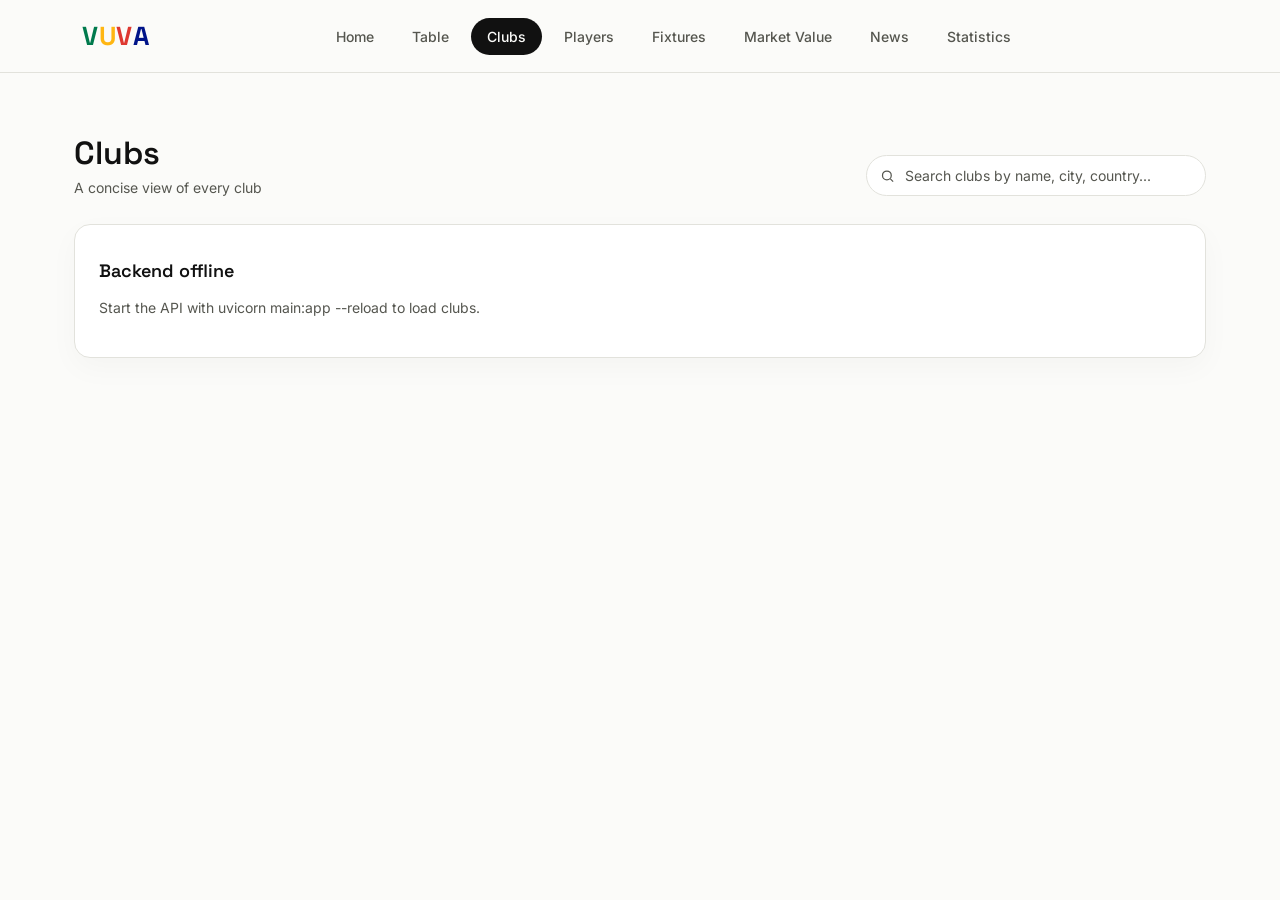
<file: frontend/clubs.html>
<!DOCTYPE html>
<html lang="en">
<head>
  <meta charset="UTF-8" />
  <meta name="viewport" content="width=device-width, initial-scale=1.0" />
  <title>VUVA Clubs</title>
  <link rel="preconnect" href="https://fonts.googleapis.com">
  <link rel="preconnect" href="https://fonts.gstatic.com" crossorigin>
  <link href="https://fonts.googleapis.com/css2?family=Space+Grotesk:wght@400;500;600;700&family=Inter:wght@400;500;600&family=JetBrains+Mono:wght@400;500;600&display=swap" rel="stylesheet">
  <link rel="stylesheet" href="style.css" />
</head>
<body>
  <header class="top">
    <div class="wrap navbar">
      <div class="logo"><span class="l-v1">V</span><span class="l-u">U</span><span class="l-v2">V</span><span class="l-a">A</span></div>
        <nav class="links">
  <a href="index.html" class="active">Home</a>
  <a href="table.html">Table</a>
  <a href="clubs.html">Clubs</a>
  <a href="players.html">Players</a>
  <a href="fixtures.html">Fixtures</a>
  <a href="market.html">Market Value</a>
  <a href="news.html">News</a>
  <a href="statistics.html">Statistics</a>
</nav>
    </div>
  </header>
  <main class="wrap" style="padding: 60px 24px 80px;">
    <div class="page-head">
      <div>
        <h2 class="section-title" style="margin-bottom:6px;">Clubs</h2>
        <p class="section-sub" style="margin-bottom:0;">A concise view of every club</p>
      </div>
      <div class="search-shell">
        <svg viewBox="0 0 24 24" fill="none" stroke="currentColor" stroke-width="2"><circle cx="11" cy="11" r="7"/><line x1="21" y1="21" x2="16.65" y2="16.65"/></svg>
        <input id="club-search" type="text" placeholder="Search clubs by name, city, country..." autocomplete="off" />
      </div>
    </div>
    <div class="club-grid" id="clubs-grid"></div>
  </main>
  <script src="api.js"></script>
  <script>
    const AVATAR_COLORS = ['#007A4D', '#FFB612', '#DE3831', '#001489'];

    function avatarColor(name) {
      let hash = 0;
      for (let i = 0; i < name.length; i++) hash = name.charCodeAt(i) + ((hash << 5) - hash);
      return AVATAR_COLORS[Math.abs(hash) % AVATAR_COLORS.length];
    }

    function initials(name) {
      return name.split(/\s+/).filter(Boolean).slice(0, 2).map((w) => w[0].toUpperCase()).join('');
    }


function formatRand(marketValueRands) {
  if (marketValueRands === null || marketValueRands === undefined) return null;

  const rand = Number(marketValueRands);
  const abs = Math.abs(rand);

  if (abs >= 1e9) return `R${(rand / 1e9).toFixed(1)}bn`;
  if (abs >= 1e6) return `R${(rand / 1e6).toFixed(1)}m`;
  if (abs >= 1e3) return `R${(rand / 1e3).toFixed(0)}k`;

  return `R${rand.toLocaleString('en-ZA')}`;
}
    function clubLogo(team) {
      if (team.logo_url) {
        return `<img class="club-logo-img" src="${safeUrl(team.logo_url)}" alt="${escapeHtml(team.name)} logo"
                  onerror="this.outerHTML = '<div class=\\'club-logo-fallback\\' style=\\'background:${avatarColor(team.name)}\\'>${escapeHtml(initials(team.name))}</div>'" />`;
      }
      return `<div class="club-logo-fallback" style="background:${avatarColor(team.name)}">${escapeHtml(initials(team.name))}</div>`;
    }

    function coachName(team) {
      if (!team.coach) return null;
      const name = [team.coach.first_name, team.coach.last_name].filter(Boolean).join(' ');
      return name || null;
    }

    function captainName(team) {
  if (!team.captain) return null;

  return [
    team.captain.first_name,
    team.captain.last_name
  ]
    .filter(Boolean)
    .join(' ');
}

function statRow(label, value) {
  if (!value) return '';
  return `<li><span class="club-stat-label">${label}</span><span class="club-stat-value">${escapeHtml(value)}</span></li>`;
}

    let allTeams = [];

    function renderClubs(teams) {
      const grid = document.getElementById('clubs-grid');
      if (!teams.length) {
        grid.innerHTML = '<div class="empty-state" style="grid-column:1/-1;"><div class="news-head">No clubs match your search</div><p class="news-body">Try a different name, city, or country.</p></div>';
        return;
      }
      grid.innerHTML = teams.map((team) => `
        <article class="club-card">
          <div class="club-card-top">
            ${clubLogo(team)}
            <div>
              <div class="club-name">${escapeHtml(team.name)}</div>
              <div class="club-loc">${escapeHtml([team.city, team.country].filter(Boolean).join(', ') || 'Location unknown')}</div>
            </div>
          </div>
          <ul class="club-stats">
            ${statRow('Coach', coachName(team))}
            ${statRow('Captain',captainName(team))}
            ${statRow('Stadium', team.stadium)}
            ${statRow('Founded', team.founded_year)}
            ${statRow('Market value', formatRand(team.market_value_rands))}
            ${statRow('Squad rating', team.average_rating ? Number(team.average_rating).toFixed(1) : null)}
          </ul>
          ${team.website ? `<a class="club-link" href="${safeUrl(team.website)}" target="_blank" rel="noopener">Official site &rarr;</a>` : ''}
        </article>
      `).join('');
    }

    function matchesQuery(team, query) {
      const haystack = [team.name, team.short_name, team.city, team.country, team.stadium, coachName(team)].filter(Boolean).join(' ').toLowerCase();
      return haystack.includes(query);
    }

    async function loadClubs() {
      const grid = document.getElementById('clubs-grid');
      try {
        allTeams = await apiGet('/teams/');
        if (!allTeams.length) {
          grid.innerHTML = '<div class="detail-card"><div class="news-head">No clubs yet</div><p class="news-body">Add teams from the admin panel to populate this page.</p></div>';
          return;
        }
        renderClubs(allTeams);
      } catch (err) {
        grid.innerHTML = '<div class="detail-card"><div class="news-head">Backend offline</div><p class="news-body">Start the API with uvicorn main:app --reload to load clubs.</p></div>';
      }
    }

    document.getElementById('club-search').addEventListener('input', (event) => {
      const query = event.target.value.trim().toLowerCase();
      renderClubs(query ? allTeams.filter((team) => matchesQuery(team, query)) : allTeams);
    });

    loadClubs();
  </script>
</body>
</html>
</file>
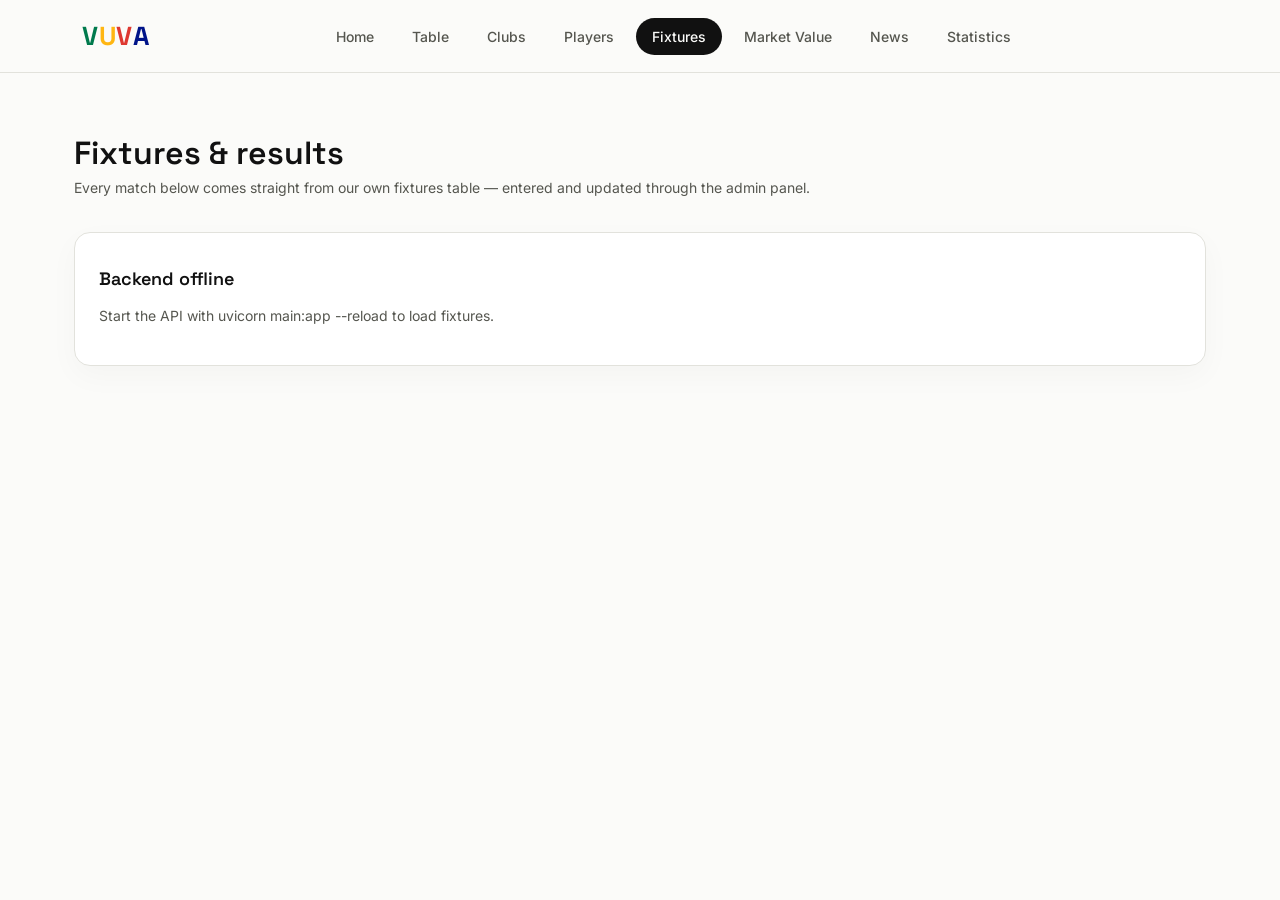
<file: frontend/fixtures.html>
<!DOCTYPE html>
<html lang="en">
<head>
  <meta charset="UTF-8" />
  <meta name="viewport" content="width=device-width, initial-scale=1.0" />
  <title>VUVA Fixtures</title>
  <link rel="preconnect" href="https://fonts.googleapis.com">
  <link rel="preconnect" href="https://fonts.gstatic.com" crossorigin>
  <link href="https://fonts.googleapis.com/css2?family=Space+Grotesk:wght@400;500;600;700&family=Inter:wght@400;500;600&family=JetBrains+Mono:wght@400;500;600&display=swap" rel="stylesheet">
  <link rel="stylesheet" href="style.css" />
</head>
<body>
  <header class="top">
    <div class="wrap navbar">
      <div class="logo"><span class="l-v1">V</span><span class="l-u">U</span><span class="l-v2">V</span><span class="l-a">A</span></div>
        <nav class="links">
  <a href="index.html" class="active">Home</a>
  <a href="table.html">Table</a>
  <a href="clubs.html">Clubs</a>
  <a href="players.html">Players</a>
  <a href="fixtures.html">Fixtures</a>
  <a href="market.html">Market Value</a>
  <a href="news.html">News</a>
  <a href="statistics.html">Statistics</a>
</nav>
    </div>
  </header>
  <main class="wrap" style="padding: 60px 24px 80px;">
    <h2 class="section-title">Fixtures &amp; results</h2>
    <p class="section-sub">Every match below comes straight from our own fixtures table — entered and updated through the admin panel.</p>
    <div class="card-grid" id="fixtures-grid"></div>
  </main>
  <script src="api.js"></script>
  <script>
    function fmtKickoff(iso) {
      const d = new Date(iso);
      return d.toLocaleDateString(undefined, { weekday: 'short', day: 'numeric', month: 'short' }) + ' · ' +
             d.toLocaleTimeString(undefined, { hour: '2-digit', minute: '2-digit' });
    }
    const STATUS_LABEL = {
      scheduled: 'Upcoming', live: 'Live', halftime: 'Half-time',
      fulltime: 'Full-time', postponed: 'Postponed', cancelled: 'Cancelled',
    };
    async function loadFixtures() {
      const grid = document.getElementById('fixtures-grid');
      try {
        const fixtures = await apiGet('/fixtures/');
        if (!fixtures.length) {
          grid.innerHTML = '<div class="detail-card"><div class="news-head">No fixtures yet</div><p class="news-body">Add fixtures from the admin panel to see them listed here.</p></div>';
          return;
        }
        grid.innerHTML = fixtures.map((f) => {
          const score = (f.status === 'fulltime' || f.status === 'live' || f.status === 'halftime')
            ? `${f.home_score} – ${f.away_score}` : 'vs';
          return `
            <article class="detail-card">
              <div class="news-tag">${escapeHtml(fmtKickoff(f.match_datetime))} · ${escapeHtml(STATUS_LABEL[f.status] || f.status)}</div>
              <div class="news-head">${escapeHtml(f.home_team.name)} ${escapeHtml(score)} ${escapeHtml(f.away_team.name)}</div>
              <p class="news-body">${escapeHtml(f.venue_name || 'Venue TBC')}${f.round_name ? ' · ' + escapeHtml(f.round_name) : ''}${f.matchweek ? ' · Matchweek ' + escapeHtml(String(f.matchweek)) : ''}</p>
            </article>`;
        }).join('');
      } catch (err) {
        grid.innerHTML = '<div class="detail-card"><div class="news-head">Backend offline</div><p class="news-body">Start the API with uvicorn main:app --reload to load fixtures.</p></div>';
      }
    }
    loadFixtures();
  </script>
</body>
</html>
</file>
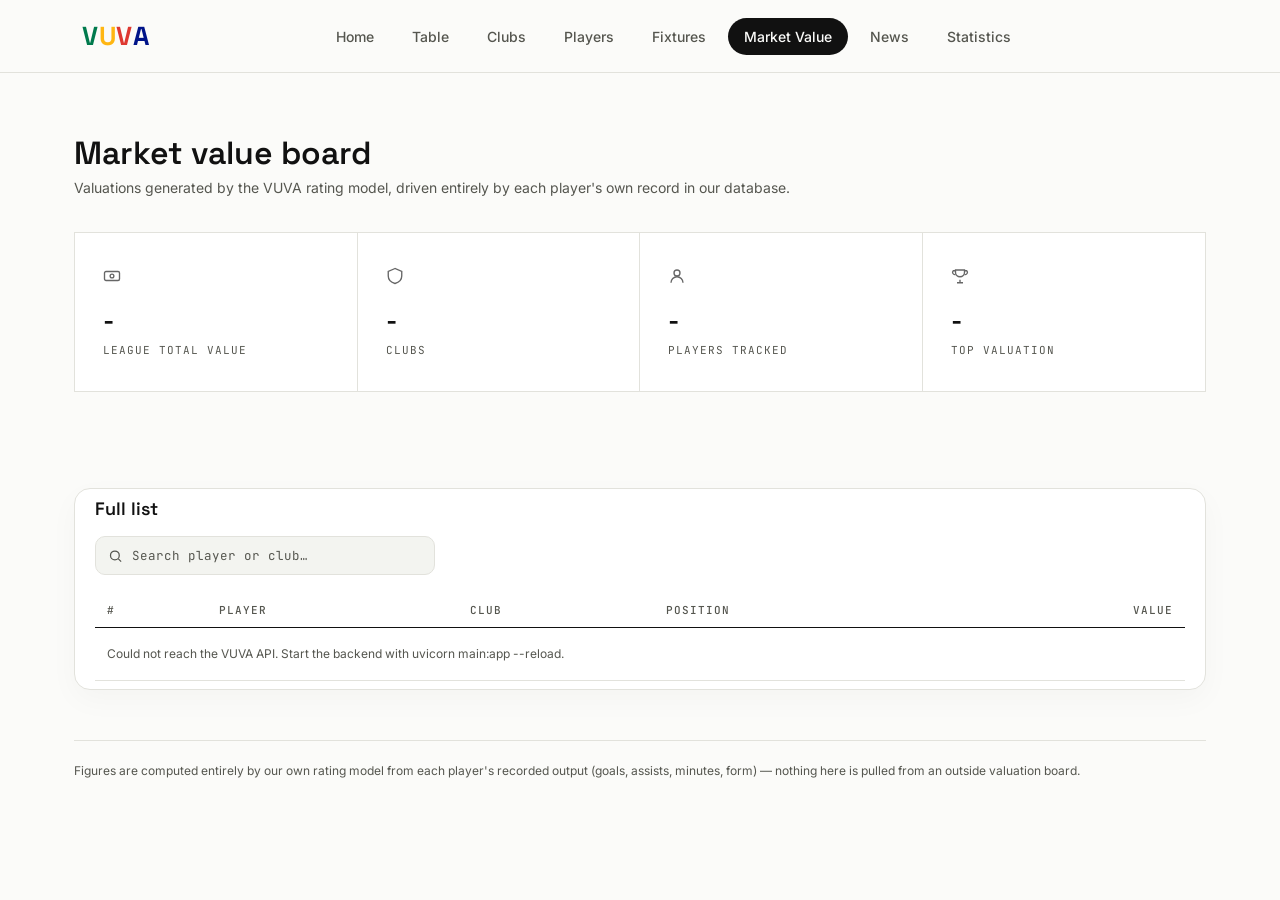
<file: frontend/market.html>
<!DOCTYPE html>
<html lang="en">
<head>
  <meta charset="UTF-8" />
  <meta name="viewport" content="width=device-width, initial-scale=1.0" />
  <title>VUVA Market Value</title>
  <link rel="preconnect" href="https://fonts.googleapis.com">
  <link rel="preconnect" href="https://fonts.gstatic.com" crossorigin>
  <link href="https://fonts.googleapis.com/css2?family=Space+Grotesk:wght@400;500;600;700&family=Inter:wght@400;500;600&family=JetBrains+Mono:wght@400;500;600&display=swap" rel="stylesheet">
  <link rel="stylesheet" href="style.css" />
  <style>
    /* ============ MARKET VALUE — PAGE-LOCAL ADDITIONS ============ */

    /* --- Hero stats: colored accent + tint per card, was plain white --- */
.mv-total{
    display:grid;
    grid-template-columns:repeat(4,1fr);
    gap:0;
    margin-bottom:48px;
    background:#fff;
    border:1px solid var(--line);
    overflow:hidden;
}

.mv-stat{
    position:relative;
    padding:34px 28px;
    background:#fff;
    text-align:left;
    transition:
        background .25s ease,
        border-color .25s ease,
        transform .25s ease;
}

.mv-stat:not(:last-child){
    border-right:1px solid var(--line);
}

.mv-stat:hover{
    background:#fafafa;
}

/* Remove the coloured accent line completely */
.mv-stat::before{
    display:none;
}

/* Accent classes are no longer used */
.mv-stat[data-accent="green"],
.mv-stat[data-accent="gold"],
.mv-stat[data-accent="blue"],
.mv-stat[data-accent="red"]{
    background:#fff;
}

/* ---------- Icon ---------- */

.mv-stat-icon{
    width:18px;
    height:18px;

    display:flex;
    align-items:center;
    justify-content:center;

    margin-bottom:18px;

    color:#666;
    background:none;
    border:none;
}

.mv-stat-icon svg{
    width:18px;
    height:18px;
    stroke-width:1.8;
}

/* Make every icon identical */

.mv-stat[data-accent="green"] .mv-stat-icon,
.mv-stat[data-accent="gold"] .mv-stat-icon,
.mv-stat[data-accent="blue"] .mv-stat-icon,
.mv-stat[data-accent="red"] .mv-stat-icon{
    color:#666;
    background:none;
}

/* ---------- Number ---------- */

.mv-stat-value{
    font-family:var(--display);
    font-size:2.2rem;
    font-weight:700;
    letter-spacing:-0.04em;
    line-height:1.05;
    color:#111;
    margin-bottom:10px;
}

/* ---------- Label ---------- */

.mv-stat-label{
    font-family:var(--mono);
    font-size:11px;
    letter-spacing:.18em;
    text-transform:uppercase;
    color:#888;
}

/* ---------- Mobile ---------- */

@media (max-width:760px){

    .mv-total{
        grid-template-columns:1fr;
    }

    .mv-stat{
        border-right:none;
        border-bottom:1px solid var(--line);
    }

    .mv-stat:last-child{
        border-bottom:none;
    }

}
    /* --- Podium --- */
    .mv-section-label{
      font-family:var(--mono); font-size:11px; letter-spacing:1.5px; text-transform:uppercase;
      color:var(--ink-soft); margin:0 0 18px;
    }
    .mv-podium{
      display:flex; align-items:flex-end; gap:18px; margin-bottom:48px;
    }
    .podium-card{
      flex:1; background:#fff; border:1px solid var(--line); border-radius:20px;
      padding:26px 18px 22px; text-align:center; position:relative; overflow:hidden;
      opacity:0; transform:translateY(14px); animation:podiumIn .5s ease forwards;
    }
    .podium-card.rank-2{ animation-delay:.05s; }
    .podium-card.rank-1{ animation-delay:.15s; }
    .podium-card.rank-3{ animation-delay:.05s; }
    @keyframes podiumIn{ to{ opacity:1; transform:translateY(0); } }

    .podium-card.rank-1{ padding-top:34px; padding-bottom:30px; transform:scale(1.06); z-index:2; box-shadow:0 22px 50px rgba(255,182,18,0.22); border-color:rgba(255,182,18,0.5); }
    .podium-card.rank-1.settled{ transform:scale(1.06) translateY(0); }
    .podium-card.rank-2{ box-shadow:0 14px 34px rgba(0,20,137,0.10); }
    .podium-card.rank-3{ box-shadow:0 14px 34px rgba(222,56,49,0.10); }

    /* decorative squiggle - purely ornamental texture, not a data chart */
    .podium-wave{ position:absolute; inset:auto 0 0 0; height:64px; opacity:0.5; pointer-events:none; }
    .rank-1 .podium-wave path{ stroke:var(--gold); }
    .rank-2 .podium-wave path{ stroke:var(--blue); }
    .rank-3 .podium-wave path{ stroke:var(--red); }

    .podium-medal{
      width:34px; height:34px; border-radius:50%; display:flex; align-items:center; justify-content:center;
      font-family:var(--display); font-weight:700; font-size:14px; margin:0 auto 14px; position:relative; z-index:1;
    }
    .rank-1 .podium-medal{ background:var(--gold); color:var(--ink); }
    .rank-2 .podium-medal{ background:var(--blue); color:#fff; }
    .rank-3 .podium-medal{ background:var(--red); color:#fff; }

    .podium-photo{
      width:64px; height:64px; border-radius:50%; object-fit:cover; margin:0 auto 12px; display:block;
      background:var(--paper-2); position:relative; z-index:1;
    }
    .rank-1 .podium-photo{ width:76px; height:76px; border:3px solid var(--gold); }
    .rank-2 .podium-photo{ border:3px solid var(--blue); }
    .rank-3 .podium-photo{ border:3px solid var(--red); }
    .podium-photo-fallback{
      display:flex; align-items:center; justify-content:center; color:#fff;
      font-family:var(--display); font-weight:700; font-size:20px;
    }
    .rank-1 .podium-photo-fallback{ background:var(--gold); color:var(--ink); }
    .rank-2 .podium-photo-fallback{ background:var(--blue); }
    .rank-3 .podium-photo-fallback{ background:var(--red); }

    .podium-name{ font-family:var(--display); font-weight:600; font-size:15px; position:relative; z-index:1; }
    .podium-club{ font-family:var(--mono); font-size:10.5px; color:var(--ink-soft); text-transform:uppercase; letter-spacing:0.5px; margin-top:4px; position:relative; z-index:1; }
    .podium-value{ font-family:var(--display); font-weight:700; font-size:22px; margin-top:14px; position:relative; z-index:1; }
    .rank-1 .podium-value{ font-size:27px; color:#8a6100; }
    .rank-2 .podium-value{ color:var(--blue); }
    .rank-3 .podium-value{ color:var(--red); }

    /* --- Value by position chart --- */
    .mv-distribution{
      background:#fff; border:1px solid var(--line); border-radius:16px; padding:26px 28px;
      box-shadow:0 10px 30px rgba(17,17,17,0.03); margin-bottom:40px;
    }
    .dist-row{ display:flex; align-items:center; gap:14px; padding:10px 0; }
    .dist-dot{ width:9px; height:9px; border-radius:50%; flex-shrink:0; }
    .dist-label{ font-family:var(--mono); font-size:12px; width:100px; flex-shrink:0; color:var(--ink-soft); }
    .dist-track{ flex:1; height:9px; background:var(--paper-2); border-radius:5px; overflow:hidden; }
    .dist-fill{ height:100%; border-radius:5px; width:0; transition:width 1s cubic-bezier(.22,.9,.32,1); }
    .dist-val{ font-family:var(--mono); font-size:12px; width:110px; text-align:right; flex-shrink:0; }
    .dist-count{ font-family:var(--mono); font-size:10.5px; color:var(--ink-soft); width:70px; text-align:right; flex-shrink:0; }

    /* --- Table: position pills replace the old relative-value bar --- */
    .pos-pill{
      display:inline-flex; align-items:center; gap:6px; font-family:var(--mono); font-size:11px;
      text-transform:uppercase; letter-spacing:0.5px; padding:3px 9px; border-radius:20px;
    }
    .pos-pill::before{ content:''; width:6px; height:6px; border-radius:50%; }
    .pos-pill.pos-gk{ background:rgba(255,182,18,0.16); color:#8a6100; }
    .pos-pill.pos-gk::before{ background:var(--gold); }
    .pos-pill.pos-def{ background:rgba(0,20,137,0.08); color:var(--blue); }
    .pos-pill.pos-def::before{ background:var(--blue); }
    .pos-pill.pos-mid{ background:rgba(0,122,77,0.09); color:var(--green); }
    .pos-pill.pos-mid::before{ background:var(--green); }
    .pos-pill.pos-fwd{ background:rgba(222,56,49,0.09); color:var(--red); }
    .pos-pill.pos-fwd::before{ background:var(--red); }

    table.mv tbody tr{ transition:background .15s; }
    table.mv tbody tr:hover td{ background:var(--paper-2); }
    table.mv td.rank{ font-family:var(--mono); font-weight:600; }

    .mv-table-head{ display:flex; align-items:baseline; justify-content:space-between; margin-bottom:4px; }
    .mv-table-head h3{ font-family:var(--display); font-size:18px; font-weight:600; margin:0; }
    .mv-table-note{ font-family:var(--mono); font-size:11px; color:var(--ink-soft); }

    /* --- Search --- */
    .mv-search-row{ margin:16px 0 18px; }
    .mv-search-wrap{ position:relative; max-width:340px; }
    .mv-search-wrap svg{
      position:absolute; left:13px; top:50%; transform:translateY(-50%);
      width:15px; height:15px; color:var(--ink-soft); pointer-events:none;
    }
    .mv-search-input{
      width:100%; box-sizing:border-box; font-family:var(--mono); font-size:12.5px;
      padding:10px 34px 10px 36px; border:1px solid var(--line); border-radius:10px;
      background:var(--paper-2); color:var(--ink); outline:none;
      transition:border-color .15s, background .15s;
    }
    .mv-search-input::placeholder{ color:var(--ink-soft); }
    .mv-search-input:focus{ border-color:var(--ink); background:#fff; }
    .mv-search-clear{
      position:absolute; right:8px; top:50%; transform:translateY(-50%);
      width:20px; height:20px; border:none; background:none; cursor:pointer;
      color:var(--ink-soft); display:none; align-items:center; justify-content:center;
      border-radius:50%;
    }
    .mv-search-clear:hover{ background:var(--line); color:var(--ink); }
    .mv-search-clear.visible{ display:flex; }

    /* --- Pagination --- */
    .mv-pagination{ display:flex; align-items:center; justify-content:center; gap:6px; margin-top:22px; flex-wrap:wrap; }
    .mv-page-btn{
      font-family:var(--mono); font-size:12px; min-width:32px; height:32px; padding:0 10px;
      border-radius:16px; border:1px solid var(--line); background:#fff; color:var(--ink-soft);
      cursor:pointer; transition:background .15s, color .15s, border-color .15s;
    }
    .mv-page-btn:hover:not(:disabled){ background:var(--paper-2); color:var(--ink); }
    .mv-page-btn.active{ background:var(--ink); color:var(--paper); border-color:var(--ink); }
    .mv-page-btn:disabled{ opacity:0.35; cursor:not-allowed; }
    .mv-page-ellipsis{ font-family:var(--mono); font-size:12px; color:var(--ink-soft); padding:0 2px; }

    @media (max-width:760px){
      .mv-podium{ flex-direction:column; }
      .podium-card.rank-1{ transform:none; order:-1; }
      .mv-total{ grid-template-columns:1fr 1fr; }
      .dist-label{ width:70px; }
      .dist-val{ width:90px; }
      .dist-count{ display:none; }
      .mv-search-wrap{ max-width:none; }
    }
  </style>
</head>
<body>
  <header class="top">
    <div class="wrap navbar">
      <div class="logo"><span class="l-v1">V</span><span class="l-u">U</span><span class="l-v2">V</span><span class="l-a">A</span></div>
        <nav class="links">
  <a href="index.html" class="active">Home</a>
  <a href="table.html">Table</a>
  <a href="clubs.html">Clubs</a>
  <a href="players.html">Players</a>
  <a href="fixtures.html">Fixtures</a>
  <a href="market.html">Market Value</a>
  <a href="news.html">News</a>
  <a href="statistics.html">Statistics</a>
</nav>
    </div>
  </header>

  <main class="wrap" style="padding: 60px 24px 80px;">
    <h2 class="section-title">Market value board</h2>
    <p class="section-sub">Valuations generated by the VUVA rating model, driven entirely by each player's own record in our database.</p>

    <div class="mv-total">
      <div class="mv-stat" data-accent="green">
        <div class="mv-stat-icon"><svg viewBox="0 0 24 24" fill="none" stroke="currentColor" stroke-width="2"><rect x="2" y="6" width="20" height="12" rx="2"/><circle cx="12" cy="12" r="2.5"/></svg></div>
        <div class="mv-num" id="mv-league-total" data-target="0">-</div>
        <div class="mv-lab">League total value</div>
      </div>
      <div class="mv-stat" data-accent="blue">
        <div class="mv-stat-icon"><svg viewBox="0 0 24 24" fill="none" stroke="currentColor" stroke-width="2"><path d="M12 2 3 6v6c0 5 4 8.5 9 10 5-1.5 9-5 9-10V6l-9-4z"/></svg></div>
        <div class="mv-num" id="mv-clubs" data-target="0">-</div>
        <div class="mv-lab">Clubs</div>
      </div>
      <div class="mv-stat" data-accent="red">
        <div class="mv-stat-icon"><svg viewBox="0 0 24 24" fill="none" stroke="currentColor" stroke-width="2"><circle cx="12" cy="8" r="4"/><path d="M4 21c0-4.4 3.6-8 8-8s8 3.6 8 8"/></svg></div>
        <div class="mv-num" id="mv-players" data-target="0">-</div>
        <div class="mv-lab">Players tracked</div>
      </div>
      <div class="mv-stat" data-accent="gold">
        <div class="mv-stat-icon"><svg viewBox="0 0 24 24" fill="none" stroke="currentColor" stroke-width="2"><path d="M8 21h8M12 17v4M6 4h12v3a6 6 0 0 1-12 0V4Z"/><path d="M6 5H3a3 3 0 0 0 3 5M18 5h3a3 3 0 0 1-3 5"/></svg></div>
        <div class="mv-num" id="mv-top" data-target="0">-</div>
        <div class="mv-lab">Top valuation</div>
      </div>
    </div>

    <p class="mv-section-label" id="mv-podium-label" style="display:none;">Top 3</p>
    <div class="mv-podium" id="mv-podium"></div>

    <div class="mv-distribution" id="mv-distribution" style="display:none;">
      <p class="mv-section-label" style="margin-bottom:18px;">Value by position</p>
      <div id="mv-dist-rows"></div>
    </div>

    <div class="table-card">
      <div class="mv-table-head">
        <h3>Full list</h3>
        <span class="mv-table-note" id="mv-table-note"></span>
      </div>

      <div class="mv-search-row">
        <div class="mv-search-wrap">
          <svg viewBox="0 0 24 24" fill="none" stroke="currentColor" stroke-width="2"><circle cx="11" cy="11" r="7"/><path d="m21 21-4.35-4.35"/></svg>
          <input type="text" id="mv-search" class="mv-search-input" placeholder="Search player or club…" autocomplete="off" />
          <button type="button" id="mv-search-clear" class="mv-search-clear" aria-label="Clear search">
            <svg viewBox="0 0 24 24" fill="none" stroke="currentColor" stroke-width="2" width="13" height="13"><path d="M18 6 6 18M6 6l12 12"/></svg>
          </button>
        </div>
      </div>

      <table class="mv">
        <thead><tr><th>#</th><th>Player</th><th>Club</th><th>Position</th><th style="text-align:right">Value</th></tr></thead>
        <tbody id="mv-body"></tbody>
      </table>
    </div>
    <div class="mv-pagination" id="mv-pagination"></div>

    <p class="note">Figures are computed entirely by our own rating model from each player's recorded output (goals, assists, minutes, form) — nothing here is pulled from an outside valuation board.</p>
  </main>

  <script src="api.js"></script>
  <script>
    const PAGE_SIZE = 10;
    let marketValues = [];
    let currentPage = 1;
    let searchQuery = '';

    const POSITION_GROUPS = {
      gk: { label: 'Goalkeeper', group: 'GK', color: 'var(--gold)', pill: 'pos-gk' },
      cb: { label: 'Defender', group: 'DEF', color: 'var(--blue)', pill: 'pos-def' },
      lb: { label: 'Defender', group: 'DEF', color: 'var(--blue)', pill: 'pos-def' },
      rb: { label: 'Defender', group: 'DEF', color: 'var(--blue)', pill: 'pos-def' },
      cdm: { label: 'Midfielder', group: 'MID', color: 'var(--green)', pill: 'pos-mid' },
      cm: { label: 'Midfielder', group: 'MID', color: 'var(--green)', pill: 'pos-mid' },
      cam: { label: 'Midfielder', group: 'MID', color: 'var(--green)', pill: 'pos-mid' },
      lm: { label: 'Midfielder', group: 'MID', color: 'var(--green)', pill: 'pos-mid' },
      rm: { label: 'Midfielder', group: 'MID', color: 'var(--green)', pill: 'pos-mid' },
      lw: { label: 'Forward', group: 'FWD', color: 'var(--red)', pill: 'pos-fwd' },
      rw: { label: 'Forward', group: 'FWD', color: 'var(--red)', pill: 'pos-fwd' },
      cf: { label: 'Forward', group: 'FWD', color: 'var(--red)', pill: 'pos-fwd' },
      st: { label: 'Forward', group: 'FWD', color: 'var(--red)', pill: 'pos-fwd' },
    };

    function posInfo(pos) {
      return POSITION_GROUPS[(pos || '').toLowerCase()] || { group: 'MID', color: 'var(--green)', pill: 'pos-mid' };
    }

    function fmtRands(n) {
      return `R${Math.round(n || 0).toLocaleString()}`;
    }

    function initials(name) {
      return name.split(' ').filter(Boolean).map((w) => w[0]).slice(0, 2).join('').toUpperCase();
    }

    // Counts a stat element up from 0 to its target - small bit of motion
    // so the summary row doesn't feel like a static spreadsheet header.
    function animateValue(el, target, formatFn, duration = 900) {
      const start = performance.now();
      function tick(now) {
        const progress = Math.min((now - start) / duration, 1);
        const eased = 1 - Math.pow(1 - progress, 3);
        el.textContent = formatFn(target * eased);
        if (progress < 1) requestAnimationFrame(tick);
      }
      requestAnimationFrame(tick);
    }

    function waveSvg() {
      return `
        <svg class="podium-wave" viewBox="0 0 200 64" preserveAspectRatio="none" xmlns="http://www.w3.org/2000/svg">
          <path d="M0 40 Q 20 20 40 34 T 80 30 T 120 42 T 160 24 T 200 36" fill="none" stroke-width="2" opacity="0.4"/>
        </svg>`;
    }

    function podiumCard(m, rank) {
      const info = posInfo(m.pos);
      const photo = m.photoUrl
        ? `<img src="${safeUrl(m.photoUrl)}" alt="" class="podium-photo" onerror="this.replaceWith(Object.assign(document.createElement('div'),{className:'podium-photo podium-photo-fallback',textContent:'${initials(m.name)}'}))" />`
        : `<div class="podium-photo podium-photo-fallback">${escapeHtml(initials(m.name))}</div>`;
      return `
        <div class="podium-card rank-${rank}">
          ${waveSvg()}
          <div class="podium-medal">${rank}</div>
          ${photo}
          <div class="podium-name">${escapeHtml(m.name)}</div>
          <div class="podium-club">${escapeHtml(m.club)}</div>
          <div class="podium-value">${fmtRands(m.valueRands)}</div>
        </div>
      `;
    }

    function renderPodium() {
      const podium = document.getElementById('mv-podium');
      const label = document.getElementById('mv-podium-label');
      if (!marketValues.length) { podium.innerHTML = ''; label.style.display = 'none'; return; }
      label.style.display = 'block';
      const top3 = marketValues.slice(0, 3);
      // visual order: 2nd - 1st - 3rd, like a podium
      const order = [top3[1], top3[0], top3[2]].filter(Boolean);
      const rankOf = new Map(top3.map((m, i) => [m, i + 1]));
      podium.innerHTML = order.map((m) => podiumCard(m, rankOf.get(m))).join('');
    }

    function renderDistribution(players) {
      const wrap = document.getElementById('mv-distribution');
      const rows = document.getElementById('mv-dist-rows');
      const groups = {};
      players.forEach((p) => {
        if (!p.market_value_rands) return;
        const info = posInfo(p.playing_position);
        if (!groups[info.group]) groups[info.group] = { total: 0, count: 0, color: info.color };
        groups[info.group].total += p.market_value_rands;
        groups[info.group].count += 1;
      });
      const order = ['GK', 'DEF', 'MID', 'FWD'].filter((g) => groups[g]);
      if (!order.length) { wrap.style.display = 'none'; return; }
      wrap.style.display = 'block';
      const maxAvg = Math.max(...order.map((g) => groups[g].total / groups[g].count), 1);

      rows.innerHTML = order.map((g) => {
        const avg = groups[g].total / groups[g].count;
        return `
          <div class="dist-row">
            <span class="dist-dot" style="background:${groups[g].color}"></span>
            <span class="dist-label">${g}</span>
            <div class="dist-track"><div class="dist-fill" data-width="${(avg / maxAvg) * 100}" style="background:${groups[g].color}"></div></div>
            <span class="dist-val">${fmtRands(avg)} avg</span>
            <span class="dist-count">${groups[g].count} players</span>
          </div>
        `;
      }).join('');

      // trigger the width transition on the next frame rather than at
      // width:0 -> so the fill animates in instead of appearing instantly
      requestAnimationFrame(() => {
        rows.querySelectorAll('.dist-fill').forEach((el) => {
          el.style.width = el.dataset.width + '%';
        });
      });
    }

    function getPageNumbers(current, total) {
      if (total <= 7) return Array.from({ length: total }, (_, i) => i + 1);
      const pages = new Set([1, total, current, current - 1, current + 1]);
      return Array.from(pages).filter((p) => p >= 1 && p <= total).sort((a, b) => a - b);
    }

    function renderPagination(list) {
      const el = document.getElementById('mv-pagination');
      const totalPages = Math.max(1, Math.ceil(list.length / PAGE_SIZE));
      if (totalPages <= 1) { el.innerHTML = ''; return; }

      const pages = getPageNumbers(currentPage, totalPages);
      let html = `<button class="mv-page-btn" data-page="${currentPage - 1}" ${currentPage === 1 ? 'disabled' : ''}>Prev</button>`;
      let prev = 0;
      pages.forEach((p) => {
        if (p - prev > 1) html += `<span class="mv-page-ellipsis">···</span>`;
        html += `<button class="mv-page-btn ${p === currentPage ? 'active' : ''}" data-page="${p}">${p}</button>`;
        prev = p;
      });
      html += `<button class="mv-page-btn" data-page="${currentPage + 1}" ${currentPage === totalPages ? 'disabled' : ''}>Next</button>`;
      el.innerHTML = html;

      el.querySelectorAll('.mv-page-btn[data-page]').forEach((btn) => {
        btn.addEventListener('click', () => {
          const page = Number(btn.dataset.page);
          if (page < 1 || page > totalPages) return;
          currentPage = page;
          renderTable();
        });
      });
    }

    function matchesSearch(m) {
      if (!searchQuery) return true;
      const q = searchQuery.toLowerCase();
      return m.name.toLowerCase().includes(q) || m.club.toLowerCase().includes(q);
    }

    function renderTable() {
      const body = document.getElementById('mv-body');
      const note = document.getElementById('mv-table-note');
      const isSearching = searchQuery.length > 0;

      // When not searching: top 3 already shown on the podium, so the table
      // starts at rank 4. When searching, search the full list (top 3 included)
      // since the person is looking for someone specific, not browsing the podium.
      const list = isSearching ? marketValues.filter(matchesSearch) : marketValues.slice(3);

      if (!list.length) {
        if (isSearching) {
          body.innerHTML = `<tr><td colspan="5" class="note">No players match "${escapeHtml(searchQuery)}".</td></tr>`;
          note.textContent = '0 results';
        } else {
          body.innerHTML = marketValues.length
            ? '<tr><td colspan="5" class="note">Everything tracked is already shown in the podium above.</td></tr>'
            : '<tr><td colspan="5" class="note">No player valuations yet — add players in the admin panel.</td></tr>';
          note.textContent = '';
        }
        renderPagination(list);
        return;
      }

      const totalPages = Math.max(1, Math.ceil(list.length / PAGE_SIZE));
      currentPage = Math.min(currentPage, totalPages);
      const start = (currentPage - 1) * PAGE_SIZE;
      const pageItems = list.slice(start, start + PAGE_SIZE);

      if (isSearching) {
        note.textContent = `${list.length} match${list.length === 1 ? '' : 'es'} for "${searchQuery}"`;
      } else {
        note.textContent = `Showing ${start + 4}–${start + pageItems.length + 3} of ${marketValues.length}`;
      }

      body.innerHTML = pageItems.map((m) => {
        const info = posInfo(m.pos);
        return `
          <tr>
            <td class="rank">${m.rank}</td>
            <td class="name">${escapeHtml(m.name)}</td>
            <td class="club">${escapeHtml(m.club)}</td>
            <td><span class="pos-pill ${info.pill}">${escapeHtml(m.pos)}</span></td>
            <td class="val" style="text-align:right">${fmtRands(m.valueRands)}</td>
          </tr>
        `;
      }).join('');

      renderPagination(list);
    }

    const searchInput = document.getElementById('mv-search');
    const searchClear = document.getElementById('mv-search-clear');

    searchInput.addEventListener('input', (e) => {
      searchQuery = e.target.value.trim();
      searchClear.classList.toggle('visible', searchQuery.length > 0);
      currentPage = 1;
      renderTable();
    });

    searchClear.addEventListener('click', () => {
      searchQuery = '';
      searchInput.value = '';
      searchClear.classList.remove('visible');
      currentPage = 1;
      renderTable();
      searchInput.focus();
    });

    async function loadMarket() {
      const mvBody = document.getElementById('mv-body');
      try {
        const [players, teams] = await Promise.all([apiGet('/players/'), apiGet('/teams/')]);

        marketValues = players
          .filter((player) => player.market_value_rands)
          .sort((a, b) => (b.market_value_rands || 0) - (a.market_value_rands || 0))
          .map((player, index) => ({
            name: `${player.first_name} ${player.last_name}`,
            club: player.team_name || 'Unknown',
            pos: (player.playing_position || '').toUpperCase(),
            valueRands: player.market_value_rands || 0,
            photoUrl: player.photo_url || '',
            rank: index + 1,
          }));

        renderPodium();
        renderDistribution(players);
        currentPage = 1;
        renderTable();

        const totalValue = players.reduce((sum, p) => sum + (p.market_value_rands || 0), 0);
        animateValue(document.getElementById('mv-league-total'), totalValue, fmtRands);
        animateValue(document.getElementById('mv-clubs'), teams.length, (v) => Math.round(v).toString());
        animateValue(document.getElementById('mv-players'), players.length, (v) => Math.round(v).toString());
        animateValue(document.getElementById('mv-top'), marketValues[0]?.valueRands || 0, fmtRands);
      } catch (err) {
        mvBody.innerHTML = '<tr><td colspan="5" class="note">Could not reach the VUVA API. Start the backend with uvicorn main:app --reload.</td></tr>';
      }
    }

    loadMarket();
  </script>
</body>
</html>
</file>
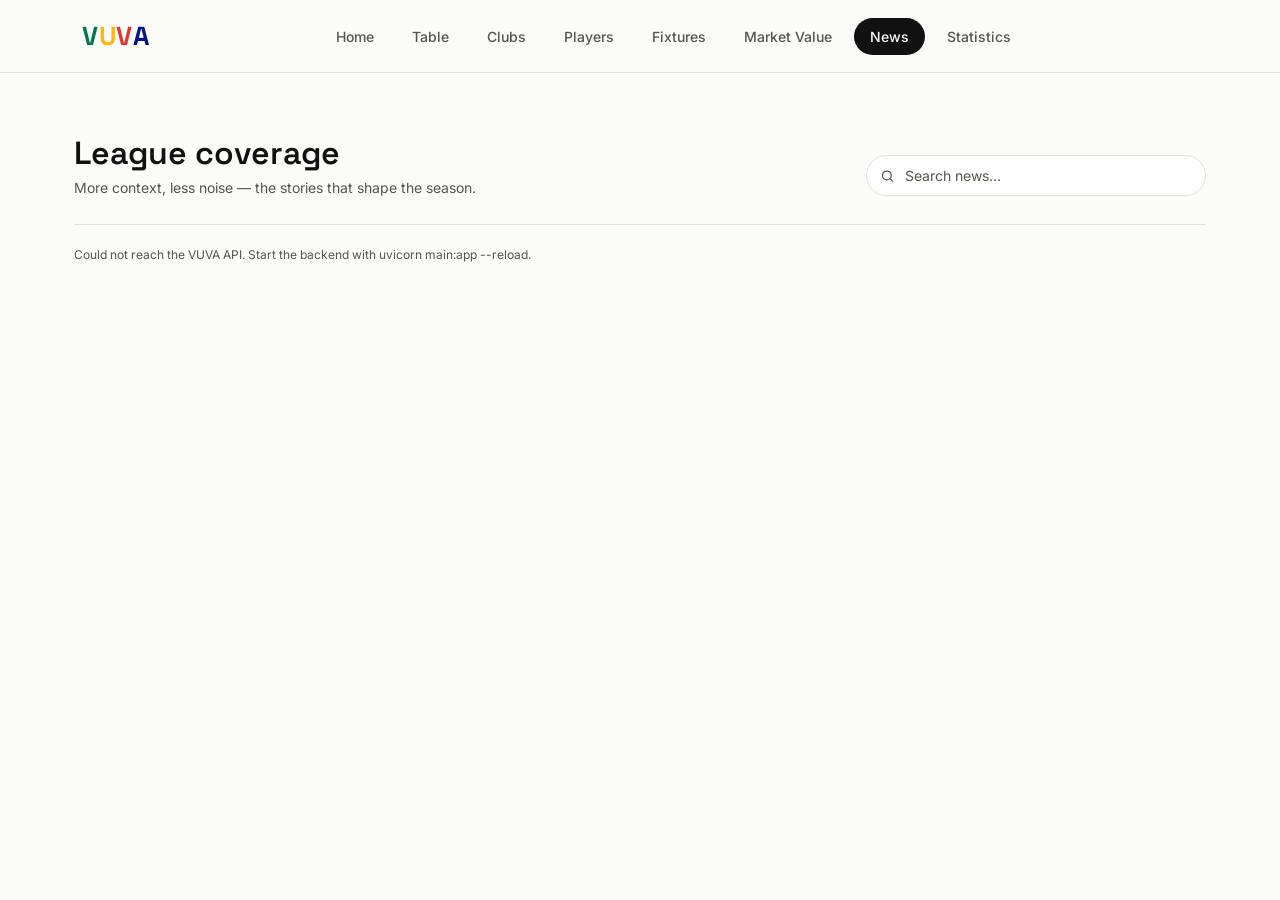
<file: frontend/news.html>
<!DOCTYPE html>
<html lang="en">
<head>
  <meta charset="UTF-8" />
  <meta name="viewport" content="width=device-width, initial-scale=1.0" />
  <title>VUVA News</title>
  <link rel="preconnect" href="https://fonts.googleapis.com">
  <link rel="preconnect" href="https://fonts.gstatic.com" crossorigin>
  <link href="https://fonts.googleapis.com/css2?family=Space+Grotesk:wght@400;500;600;700&family=Inter:wght@400;500;600&family=JetBrains+Mono:wght@400;500;600&display=swap" rel="stylesheet">
  <link rel="stylesheet" href="style.css" />
  <style>
    /* ============ NEWS PAGE — LEAD + GRID ============ */

    /* --- Lead story --- */
    .news-lead{
      display:grid; grid-template-columns:1.1fr 1fr; gap:0;
      background:#fff; border:1px solid var(--line); border-radius:16px;
      overflow:hidden; box-shadow:0 10px 30px rgba(17,17,17,0.03);
      margin-bottom:36px; cursor:pointer; transition:box-shadow .15s;
    }
    .news-lead:hover{box-shadow:0 14px 36px rgba(17,17,17,0.06);}
    .news-lead-img{width:100%; height:100%; min-height:280px; object-fit:cover; display:block; background:var(--paper-2);}
    .news-lead-img.is-empty{
      display:flex; align-items:center; justify-content:center;
      font-family:var(--display); font-size:15px; color:var(--ink-soft);
    }
    .news-lead-body{padding:36px 40px; display:flex; flex-direction:column; justify-content:center;}
    .news-lead-tag{
      font-family:var(--mono); font-size:11px; letter-spacing:1.5px; text-transform:uppercase;
      color:var(--green); display:flex; align-items:center; gap:8px;
    }
    .news-lead-head{
      font-family:var(--display); font-size:clamp(24px,3vw,34px); font-weight:600;
      line-height:1.15; margin:14px 0 14px;
    }
    .news-lead-excerpt{font-size:15px; color:var(--ink-soft); line-height:1.7; margin:0 0 20px;}
    .news-readmore{
      font-family:var(--mono); font-size:12px; letter-spacing:0.5px; text-transform:uppercase;
      color:var(--ink); background:none; border:none; padding:0; cursor:pointer;
      display:inline-flex; align-items:center; gap:6px; width:fit-content;
    }
    .news-readmore svg{width:13px; height:13px; transition:transform .15s;}
    .news-lead:hover .news-readmore svg, .news-card:hover .news-readmore svg{transform:translateX(3px);}
    .news-lead-meta{font-family:var(--mono); font-size:11px; color:var(--ink-soft); margin-top:18px;}

    /* --- Story grid (everything after the lead) --- */
    .news-section-label{
      font-family:var(--mono); font-size:11px; letter-spacing:1.5px; text-transform:uppercase;
      color:var(--ink-soft); margin:0 0 16px; padding-top:8px; border-top:1px solid var(--line);
    }
    .news-grid{
      display:grid; grid-template-columns:repeat(auto-fill, minmax(280px, 1fr)); gap:20px;
    }
    .news-card{
      background:#fff; border:1px solid var(--line); border-radius:16px; overflow:hidden;
      box-shadow:0 10px 30px rgba(17,17,17,0.03); cursor:pointer; transition:box-shadow .15s;
      display:flex; flex-direction:column;
    }
    .news-card:hover{box-shadow:0 14px 36px rgba(17,17,17,0.06);}
    .news-img{
      display:block; width:100%; height:150px; object-fit:cover; background:var(--paper-2);
    }
    .news-img.is-empty{
      display:flex; align-items:center; justify-content:center;
      font-family:var(--display); font-size:13px; color:var(--ink-soft);
    }
    .news-card-body{padding:20px 22px 22px; display:flex; flex-direction:column; flex:1;}
    .news-tag{
      font-family:var(--mono); font-size:11px; letter-spacing:1px; text-transform:uppercase;
      color:var(--green); display:flex; align-items:center; gap:8px;
    }
    .news-pin{
      font-family:var(--mono); font-size:10px; text-transform:uppercase; letter-spacing:0.5px;
      background:var(--gold); color:var(--ink); padding:2px 8px; border-radius:10px;
    }
    .news-head{font-family:var(--display); font-size:17px; font-weight:600; margin:10px 0 8px; line-height:1.3;}
    .news-body{font-size:13.5px; color:var(--ink-soft); line-height:1.65; flex:1; margin:0 0 14px;}
    .news-meta{
      font-family:var(--mono); font-size:11px; color:var(--ink-soft);
      display:flex; align-items:center; justify-content:space-between; margin-top:auto;
    }

    /* --- Read-more modal --- */
    .news-overlay{
      display:none; position:fixed; inset:0; z-index:100; background:rgba(17,17,17,0.45);
      padding:40px 20px; overflow-y:auto;
    }
    .news-overlay.is-open{display:flex; justify-content:center; align-items:flex-start;}
    .news-modal{
      background:var(--paper); border-radius:16px; max-width:680px; width:100%;
      margin:auto; box-shadow:0 30px 80px rgba(0,0,0,0.25); position:relative;
    }
    .news-modal-close{
      position:absolute; top:18px; right:18px; width:34px; height:34px; border-radius:50%;
      background:#fff; border:1px solid var(--line); cursor:pointer;
      display:flex; align-items:center; justify-content:center; z-index:2;
    }
    .news-modal-close svg{width:15px; height:15px;}
    .news-modal-img{width:100%; height:260px; object-fit:cover; border-radius:16px 16px 0 0; display:block; background:var(--paper-2);}
    .news-modal-inner{padding:36px 40px 40px;}
    .news-modal-tag{
      font-family:var(--mono); font-size:11px; letter-spacing:1.5px; text-transform:uppercase;
      color:var(--green); display:flex; align-items:center; gap:8px;
    }
    .news-modal-head{font-family:var(--display); font-size:clamp(22px,3vw,30px); font-weight:600; line-height:1.2; margin:14px 0 6px;}
    .news-modal-meta{font-family:var(--mono); font-size:11px; color:var(--ink-soft); margin-bottom:24px;}
    .news-modal-body p{font-size:15px; color:var(--ink); line-height:1.75; margin:0 0 16px;}
    .news-modal-body p:last-child{margin-bottom:0;}

    @media (max-width:760px){
      .news-lead{grid-template-columns:1fr;}
      .news-lead-img, .news-lead-img.is-empty{min-height:180px;}
      .news-lead-body{padding:26px 24px;}
      .news-modal-inner{padding:28px 24px 32px;}
      .news-modal-img{height:180px;}
    }
  </style>
</head>
<body>
  <header class="top">
    <div class="wrap navbar">
      <div class="logo"><span class="l-v1">V</span><span class="l-u">U</span><span class="l-v2">V</span><span class="l-a">A</span></div>
        <nav class="links">
  <a href="index.html" class="active">Home</a>
  <a href="table.html">Table</a>
  <a href="clubs.html">Clubs</a>
  <a href="players.html">Players</a>
  <a href="fixtures.html">Fixtures</a>
  <a href="market.html">Market Value</a>
  <a href="news.html">News</a>
  <a href="statistics.html">Statistics</a>
</nav>
    </div>
  </header>

  <main class="wrap" style="padding: 60px 24px 80px;">
    <div class="page-head">
      <div>
        <h2 class="section-title" style="margin-bottom:6px;">League coverage</h2>
        <p class="section-sub" style="margin-bottom:0;">More context, less noise — the stories that shape the season.</p>
      </div>
      <div class="search-shell">
        <svg viewBox="0 0 24 24" fill="none" stroke="currentColor" stroke-width="2"><circle cx="11" cy="11" r="7"/><line x1="21" y1="21" x2="16.65" y2="16.65"/></svg>
        <input id="news-search" type="text" placeholder="Search news..." autocomplete="off" />
      </div>
    </div>

    <div id="news-lead-slot"></div>
    <p class="news-section-label" id="news-section-label" style="display:none;">More stories</p>
    <div id="news-grid">
      <p class="note">Loading news…</p>
    </div>
  </main>

  <!-- Read-more modal -->
  <div class="news-overlay" id="news-overlay">
    <div class="news-modal" id="news-modal"></div>
  </div>

  <script src="api.js"></script>
  <script>
    const TYPE_LABELS = {
      transfer: 'Transfer',
      general: 'General',
      match: 'Match',
      weather: 'Weather',
    };

    function timeAgo(dateStr) {
      if (!dateStr) return '';
      const diffMs = Date.now() - new Date(dateStr).getTime();
      const diffHrs = Math.floor(diffMs / 3600000);
      if (diffHrs < 1) return 'Just now';
      if (diffHrs < 24) return `${diffHrs}h ago`;
      const diffDays = Math.floor(diffHrs / 24);
      return `${diffDays}d ago`;
    }

    // Simple, safe-ish escaping for text we're inserting into innerHTML.
    // Announcement bodies come from the admin panel (not arbitrary public
    // input), but escaping costs nothing and avoids broken markup if a
    // title/body ever contains "<" or "&".
    function escapeHtml(str) {
      return (str || '').replace(/[&<>"']/g, (c) => ({
        '&': '&amp;', '<': '&lt;', '>': '&gt;', '"': '&quot;', "'": '&#39;',
      }[c]));
    }

    let allAnnouncements = [];

    function excerpt(a, len) {
      if (a.summary) return a.summary;
      if (!a.body) return '';
      return a.body.length > len ? a.body.slice(0, len).trim() + '…' : a.body;
    }

    function cardMarkup(a) {
      const tag = TYPE_LABELS[a.announcement_type] || 'General';
      const pinned = a.is_pinned ? '<span class="news-pin">Pinned</span>' : '';
      const img = a.featured_image_url
        ? `<img src="${escapeHtml(a.featured_image_url)}" alt="" class="news-img" />`
        : `<div class="news-img is-empty">VUVA</div>`;
      return `
        <article class="news-card" data-id="${a.id}">
          ${img}
          <div class="news-card-body">
            <div class="news-tag">${tag}${pinned}</div>
            <div class="news-head">${escapeHtml(a.title)}</div>
            <p class="news-body">${escapeHtml(excerpt(a, 130))}</p>
            <div class="news-meta">
              <span>${timeAgo(a.published_at)}</span>
              <button class="news-readmore" data-id="${a.id}">Read more
                <svg viewBox="0 0 24 24" fill="none" stroke="currentColor" stroke-width="2"><line x1="5" y1="12" x2="19" y2="12"/><polyline points="12 5 19 12 12 19"/></svg>
              </button>
            </div>
          </div>
        </article>
      `;
    }

    function leadMarkup(a) {
      const tag = TYPE_LABELS[a.announcement_type] || 'General';
      const pinned = a.is_pinned ? '<span class="news-pin">Pinned</span>' : '';
      const img = a.featured_image_url
        ? `<img src="${escapeHtml(a.featured_image_url)}" alt="" class="news-lead-img" />`
        : `<div class="news-lead-img is-empty">VUVA</div>`;
      return `
        <article class="news-lead" data-id="${a.id}">
          ${img}
          <div class="news-lead-body">
            <div class="news-lead-tag">${tag}${pinned}</div>
            <h3 class="news-lead-head">${escapeHtml(a.title)}</h3>
            <p class="news-lead-excerpt">${escapeHtml(excerpt(a, 220))}</p>
            <button class="news-readmore" data-id="${a.id}">Read more
              <svg viewBox="0 0 24 24" fill="none" stroke="currentColor" stroke-width="2"><line x1="5" y1="12" x2="19" y2="12"/><polyline points="12 5 19 12 12 19"/></svg>
            </button>
            <div class="news-lead-meta">${timeAgo(a.published_at)}</div>
          </div>
        </article>
      `;
    }

    function render(announcements, { flat }) {
      const leadSlot = document.getElementById('news-lead-slot');
      const grid = document.getElementById('news-grid');
      const sectionLabel = document.getElementById('news-section-label');

      if (!announcements.length) {
        leadSlot.innerHTML = '';
        sectionLabel.style.display = 'none';
        grid.innerHTML = '<p class="note">No stories match your search.</p>';
        return;
      }

      // While searching (flat=true) everything sits in one grid, so a
      // match never hides inside the lead slot where search can't reach it.
      if (flat) {
        leadSlot.innerHTML = '';
        sectionLabel.style.display = 'none';
        grid.innerHTML = announcements.map(cardMarkup).join('');
        return;
      }

      const [lead, ...rest] = announcements;
      leadSlot.innerHTML = leadMarkup(lead);
      if (rest.length) {
        sectionLabel.style.display = 'block';
        grid.innerHTML = rest.map(cardMarkup).join('');
      } else {
        sectionLabel.style.display = 'none';
        grid.innerHTML = '';
      }
    }

    function matchesQuery(a, query) {
      const haystack = [a.title, a.summary, a.body, a.announcement_type].filter(Boolean).join(' ').toLowerCase();
      return haystack.includes(query);
    }

    function orderForDisplay(list) {
      // pinned-first, then most recently published — so the lead slot
      // reliably shows the thing editors actually want up front
      return [...list].sort((a, b) => {
        if (!!b.is_pinned !== !!a.is_pinned) return b.is_pinned ? 1 : -1;
        return new Date(b.published_at || 0) - new Date(a.published_at || 0);
      });
    }

    function openModal(id) {
      const a = allAnnouncements.find((entry) => entry.id === id);
      if (!a) return;
      const tag = TYPE_LABELS[a.announcement_type] || 'General';
      const pinned = a.is_pinned ? '<span class="news-pin">Pinned</span>' : '';
      const img = a.featured_image_url
        ? `<img src="${escapeHtml(a.featured_image_url)}" alt="" class="news-modal-img" />`
        : '';
      const paragraphs = (a.body || '')
        .split(/\n+/)
        .filter(Boolean)
        .map((p) => `<p>${escapeHtml(p)}</p>`)
        .join('') || '<p></p>';

      document.getElementById('news-modal').innerHTML = `
        <button class="news-modal-close" id="news-modal-close" aria-label="Close">
          <svg viewBox="0 0 24 24" fill="none" stroke="currentColor" stroke-width="2"><line x1="18" y1="6" x2="6" y2="18"/><line x1="6" y1="6" x2="18" y2="18"/></svg>
        </button>
        ${img}
        <div class="news-modal-inner">
          <div class="news-modal-tag">${tag}${pinned}</div>
          <h2 class="news-modal-head">${escapeHtml(a.title)}</h2>
          <div class="news-modal-meta">${timeAgo(a.published_at)}</div>
          <div class="news-modal-body">${paragraphs}</div>
        </div>
      `;
      document.getElementById('news-overlay').classList.add('is-open');
      document.body.style.overflow = 'hidden';
      document.getElementById('news-modal-close').addEventListener('click', closeModal);
    }

    function closeModal() {
      document.getElementById('news-overlay').classList.remove('is-open');
      document.body.style.overflow = '';
    }

    document.getElementById('news-overlay').addEventListener('click', (event) => {
      if (event.target.id === 'news-overlay') closeModal();
    });
    document.addEventListener('keydown', (event) => {
      if (event.key === 'Escape') closeModal();
    });

    // Clicking anywhere on a card/lead opens it too, not just the button -
    // bigger, friendlier hit target than a small text link.
    document.addEventListener('click', (event) => {
      const trigger = event.target.closest('[data-id]');
      if (!trigger) return;
      openModal(Number(trigger.dataset.id));
    });

    async function loadNews() {
      const grid = document.getElementById('news-grid');
      try {
        const data = await apiGet('/announcements/');
        allAnnouncements = orderForDisplay(data);
        if (!allAnnouncements.length) {
          document.getElementById('news-lead-slot').innerHTML = '';
          grid.innerHTML = '<p class="note">No news yet — check back soon.</p>';
          return;
        }
        render(allAnnouncements, { flat: false });
      } catch (err) {
        grid.innerHTML = '<p class="note">Could not reach the VUVA API. Start the backend with uvicorn main:app --reload.</p>';
      }
    }

    document.getElementById('news-search').addEventListener('input', (event) => {
      const query = event.target.value.trim().toLowerCase();
      if (!query) {
        render(allAnnouncements, { flat: false });
        return;
      }
      render(allAnnouncements.filter((a) => matchesQuery(a, query)), { flat: true });
    });

    loadNews();
  </script>
</body>
</html>
</file>
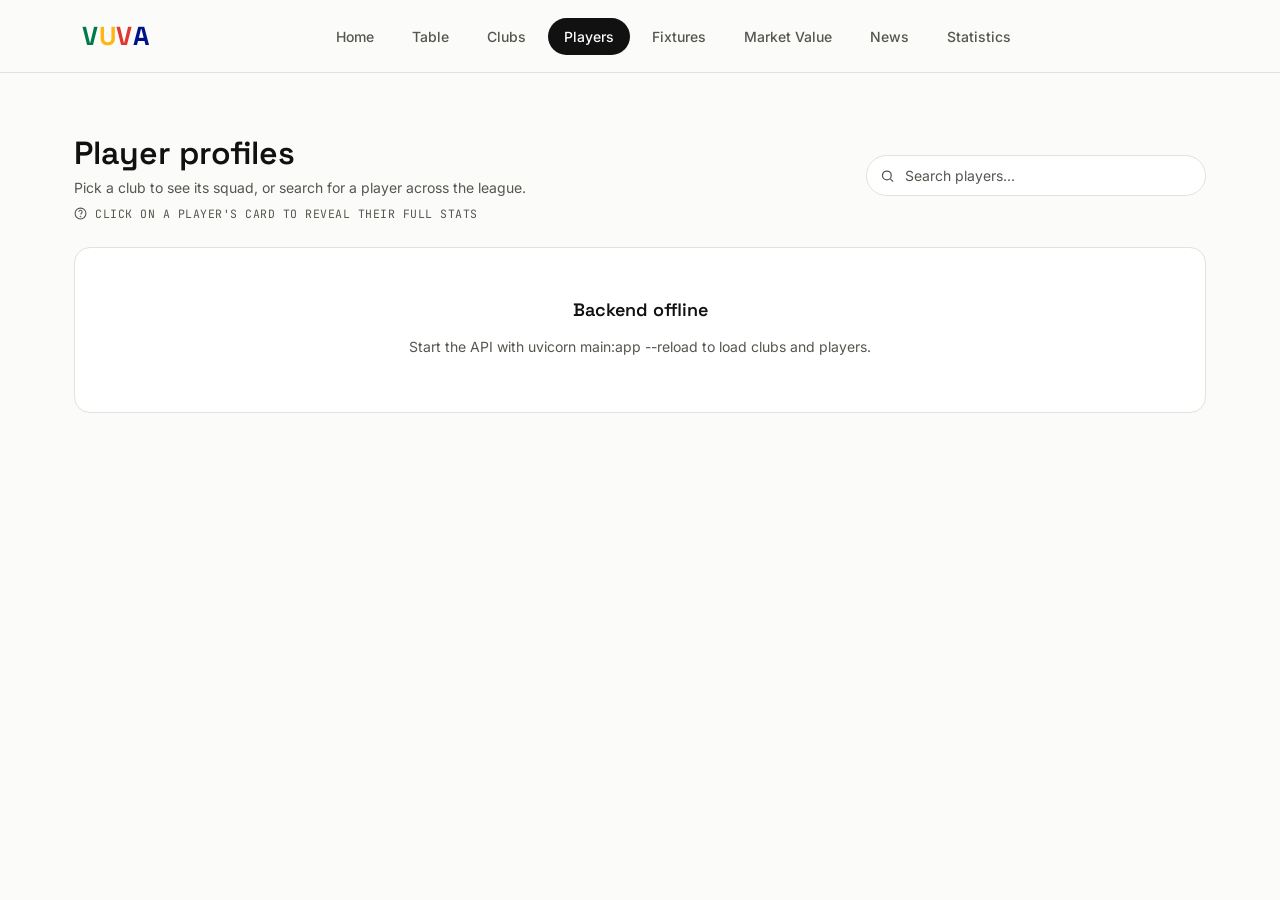
<file: frontend/players.html>
<!DOCTYPE html>
<html lang="en">
<head>
  <meta charset="UTF-8" />
  <meta name="viewport" content="width=device-width, initial-scale=1.0" />
  <title>VUVA Players</title>
  <link rel="preconnect" href="https://fonts.googleapis.com">
  <link rel="preconnect" href="https://fonts.gstatic.com" crossorigin>
  <link href="https://fonts.googleapis.com/css2?family=Space+Grotesk:wght@400;500;600;700&family=Inter:wght@400;500;600&family=JetBrains+Mono:wght@400;500;600&display=swap" rel="stylesheet">
  <link rel="stylesheet" href="style.css" />
  <style>
    /* ---- page-local additions, built on top of style.css tokens ---- */
    .players-head{
      display:flex; align-items:flex-end; justify-content:space-between; gap:24px; flex-wrap:wrap;
      margin-bottom:10px;
    }
    .players-hint{
      display:flex; align-items:center; gap:8px;
      font-family:var(--mono); font-size:11.5px; color:var(--ink-soft);
      text-transform:uppercase; letter-spacing:0.5px;
      margin-bottom:26px;
    }
    .players-hint svg{width:13px; height:13px; flex-shrink:0;}
    .search-shell{
      position:relative; width:100%; max-width:340px;
    }
    .search-shell svg{
      position:absolute; left:14px; top:50%; transform:translateY(-50%);
      width:15px; height:15px; color:var(--ink-soft);
    }
    #player-search{
      width:100%; font-family:var(--sans); font-size:14px; color:var(--ink);
      background:#fff; border:1px solid var(--line); border-radius:22px;
      padding:11px 16px 11px 38px; outline:none; transition:border-color .15s, box-shadow .15s;
    }
    #player-search:focus{border-color:var(--ink); box-shadow:0 0 0 3px rgba(17,17,17,0.06);}
    #player-search::placeholder{color:var(--ink-soft);}

    /* breadcrumb / back control shown once a club is open */
    .back-row{
      display:flex; align-items:center; gap:10px; margin-bottom:20px;
      font-family:var(--mono); font-size:12px; letter-spacing:0.5px; text-transform:uppercase;
    }
    .back-btn{
      display:inline-flex; align-items:center; gap:6px; cursor:pointer; color:var(--ink-soft);
      background:none; border:none; font-family:var(--mono); font-size:12px; letter-spacing:0.5px;
      text-transform:uppercase; padding:8px 4px;
    }
    .back-btn:hover{color:var(--ink);}
    .back-sep{color:var(--line);}
    .back-current{color:var(--ink); font-weight:600;}

    .club-open-head{
      display:flex; align-items:center; gap:16px; margin-bottom:28px;
    }
    .club-open-logo{
      width:56px; height:56px; border-radius:50%; object-fit:contain;
      background:var(--paper-2); border:1px solid var(--line); flex-shrink:0;
    }
    .club-open-name{font-family:var(--display); font-weight:700; font-size:26px;}
    .club-open-count{font-family:var(--mono); font-size:12px; color:var(--ink-soft); text-transform:uppercase; letter-spacing:0.5px; margin-top:4px;}

    /* club "folder" picker */
    .folder-grid{
      display:grid; grid-template-columns:repeat(auto-fill, minmax(190px, 1fr)); gap:22px;
    }
    .club-folder{
      position:relative; cursor:pointer; background:#fff; border:1px solid var(--line);
      border-radius:3px 12px 12px 12px; padding:30px 20px 20px; text-align:center;
      display:flex; flex-direction:column; align-items:center; gap:14px;
      transition:transform .15s ease, box-shadow .15s ease, border-color .15s ease;
    }
    .club-folder::before{
      content:''; position:absolute; top:-13px; left:22px; width:58px; height:15px;
      background:#fff; border:1px solid var(--line); border-bottom:none; border-radius:6px 6px 0 0;
    }
    .club-folder:hover{transform:translateY(-5px); box-shadow:0 16px 30px rgba(17,17,17,0.06); border-color:var(--ink);}
    .club-folder:hover::before{border-color:var(--ink);}
    .folder-logo-img{
      width:64px; height:64px; border-radius:50%; object-fit:contain;
      background:var(--paper-2); border:1px solid var(--line);
    }
    .folder-logo-fallback{
      width:64px; height:64px; border-radius:50%; color:#fff;
      display:flex; align-items:center; justify-content:center;
      font-family:var(--display); font-weight:700; font-size:20px;
    }
    .folder-name{font-family:var(--display); font-weight:600; font-size:15px; line-height:1.25;}
    .folder-count{font-family:var(--mono); font-size:11px; color:var(--ink-soft); text-transform:uppercase; letter-spacing:0.5px;}

    /* ---- simplified player card: photo + name + position, nothing else ---- */
    .player-grid{
      display:grid; grid-template-columns:repeat(auto-fill, minmax(160px, 1fr)); gap:18px;
    }
    .pcard-mini{
      position:relative; cursor:pointer; background:#fff; border:1px solid var(--line);
      border-radius:14px; padding:22px 16px 18px; text-align:center;
      display:flex; flex-direction:column; align-items:center; gap:12px;
      transition:transform .15s ease, box-shadow .15s ease, border-color .15s ease;
    }
    .pcard-mini:hover{transform:translateY(-4px); box-shadow:0 14px 28px rgba(17,17,17,0.07); border-color:var(--ink);}
    .pcard-mini:focus-visible{outline:2px solid var(--ink); outline-offset:3px;}
    .pcard-mini-photo-wrap{position:relative; flex-shrink:0;}
    .pcard-mini-photo{
      width:76px; height:76px; border-radius:50%; object-fit:cover;
      background:var(--paper-2); border:1px solid var(--line); display:block;
    }
    .pcard-mini-photo-fallback{
      width:76px; height:76px; border-radius:50%; color:#fff;
      display:flex; align-items:center; justify-content:center;
      font-family:var(--display); font-weight:700; font-size:22px;
    }
    .pcard-mini-badge{
      position:absolute; bottom:-4px; right:-4px;
      width:26px; height:26px; border-radius:50%;
      background:var(--ink); color:#fff;
      display:flex; align-items:center; justify-content:center;
      font-family:var(--display); font-weight:700; font-size:11px;
      border:2px solid #fff;
    }
    .pcard-mini-name{font-family:var(--display); font-weight:600; font-size:14.5px; line-height:1.25; overflow-wrap:break-word;}
    .pcard-mini-role{
      font-family:var(--mono); font-size:10.5px; color:var(--ink-soft);
      text-transform:uppercase; letter-spacing:0.5px; white-space:nowrap; overflow:hidden; text-overflow:ellipsis; max-width:100%;
    }
    .pcard-mini-team{
      font-family:var(--mono); font-size:10px; color:var(--green); text-transform:uppercase;
      letter-spacing:0.5px; margin-top:-4px;
    }
    .pcard-mini-more{
      font-family:var(--mono); font-size:10px; color:var(--ink-soft);
      text-transform:uppercase; letter-spacing:0.5px; display:flex; align-items:center; gap:4px;
      margin-top:2px;
    }
    .pcard-mini-more svg{width:11px; height:11px;}

    .empty-state{
      background:#fff; border:1px solid var(--line); border-radius:16px; padding:40px 24px; text-align:center;
      grid-column:1/-1;
    }
    .empty-state .news-head{margin-bottom:8px;}

    /* ---- stats modal ---- */
    .modal-overlay{
      position:fixed; inset:0; background:rgba(17,17,17,0.5);
      display:flex; align-items:center; justify-content:center; padding:24px;
      z-index:1000; opacity:0; pointer-events:none; transition:opacity .15s ease;
    }
    .modal-overlay.open{opacity:1; pointer-events:auto;}
    .modal-card{
      background:#fff; border-radius:20px; width:100%; max-width:460px;
      max-height:88vh; overflow-y:auto;
      transform:translateY(12px) scale(0.98); transition:transform .18s ease;
      box-shadow:0 30px 60px rgba(17,17,17,0.25);
    }
    .modal-overlay.open .modal-card{transform:translateY(0) scale(1);}
    .modal-close{
      position:absolute; top:16px; right:16px; width:32px; height:32px; border-radius:50%;
      background:var(--paper-2); border:1px solid var(--line); cursor:pointer;
      display:flex; align-items:center; justify-content:center; color:var(--ink);
    }
    .modal-close:hover{background:var(--ink); color:#fff; border-color:var(--ink);}
    .modal-head{
      position:relative; padding:32px 28px 22px; display:flex; align-items:center; gap:16px;
      border-bottom:1px solid var(--line);
    }
    .modal-photo{
      width:72px; height:72px; border-radius:50%; object-fit:cover; flex-shrink:0;
      background:var(--paper-2); border:1px solid var(--line);
    }
    .modal-photo-fallback{
      width:72px; height:72px; border-radius:50%; color:#fff; flex-shrink:0;
      display:flex; align-items:center; justify-content:center;
      font-family:var(--display); font-weight:700; font-size:22px;
    }
    .modal-name{font-family:var(--display); font-weight:700; font-size:21px; line-height:1.2;}
    .modal-sub{font-family:var(--mono); font-size:11.5px; color:var(--ink-soft); text-transform:uppercase; letter-spacing:0.5px; margin-top:5px;}
    .modal-body{padding:24px 28px 30px;}
    .modal-section-label{
      font-family:var(--mono); font-size:10.5px; color:var(--ink-soft); text-transform:uppercase;
      letter-spacing:0.6px; margin-bottom:12px;
    }
    .modal-section + .modal-section{margin-top:26px;}
    .modal-bars{display:flex; flex-direction:column; gap:10px; margin-bottom:6px;}
    .modal-stat-grid{
      display:grid; grid-template-columns:repeat(3, 1fr); gap:10px;
    }
    .modal-stat-box{background:var(--paper-2); border-radius:10px; padding:12px 8px; text-align:center;}
    .modal-stat-val{font-family:var(--display); font-weight:700; font-size:19px;}
    .modal-stat-lab{font-family:var(--mono); font-size:9px; color:var(--ink-soft); text-transform:uppercase; letter-spacing:0.5px; margin-top:3px;}
    .modal-bio-list{display:flex; flex-direction:column; gap:9px;}
    .modal-bio-row{
      display:flex; justify-content:space-between; align-items:center;
      font-family:var(--sans); font-size:13.5px; padding-bottom:9px; border-bottom:1px solid var(--line);
    }
    .modal-bio-row:last-child{border-bottom:none; padding-bottom:0;}
    .modal-bio-row span:first-child{color:var(--ink-soft);}
    .modal-bio-row span:last-child{font-weight:600;}
    .modal-value-strip{
      display:flex; justify-content:space-between; align-items:center;
      background:var(--ink); color:#fff; border-radius:12px; padding:14px 18px; margin-top:24px;
    }
    .modal-value-strip span:first-child{font-family:var(--mono); font-size:10.5px; text-transform:uppercase; letter-spacing:0.5px; opacity:0.7;}
    .modal-value-strip span:last-child{font-family:var(--display); font-weight:700; font-size:18px;}
  </style>
</head>
<body>
  <header class="top">
    <div class="wrap navbar">
      <div class="logo"><span class="l-v1">V</span><span class="l-u">U</span><span class="l-v2">V</span><span class="l-a">A</span></div>
        <nav class="links">
  <a href="index.html" class="active">Home</a>
  <a href="table.html">Table</a>
  <a href="clubs.html">Clubs</a>
  <a href="players.html">Players</a>
  <a href="fixtures.html">Fixtures</a>
  <a href="market.html">Market Value</a>
  <a href="news.html">News</a>
  <a href="statistics.html">Statistics</a>
</nav>
    </div>
  </header>

  <main class="wrap" style="padding: 60px 24px 80px;">
    <div class="players-head">
      <div>
        <h2 class="section-title" style="margin-bottom:6px;">Player profiles</h2>
        <p class="section-sub" style="margin-bottom:0;">Pick a club to see its squad, or search for a player across the league.</p>
      </div>
      <div class="search-shell">
        <svg viewBox="0 0 24 24" fill="none" stroke="currentColor" stroke-width="2"><circle cx="11" cy="11" r="7"/><line x1="21" y1="21" x2="16.65" y2="16.65"/></svg>
        <input id="player-search" type="text" placeholder="Search players..." autocomplete="off" />
      </div>
    </div>
    <div class="players-hint">
      <svg viewBox="0 0 24 24" fill="none" stroke="currentColor" stroke-width="2"><path d="M9 9a3 3 0 1 1 4 2.82V14"/><circle cx="12" cy="17.5" r="0.5" fill="currentColor"/><circle cx="12" cy="12" r="10"/></svg>
      <span>Click on a player's card to reveal their full stats</span>
    </div>

    <div id="crumb"></div>
    <div id="content"></div>
  </main>

  <!-- stats modal -->
  <div class="modal-overlay" id="modal-overlay">
    <div class="modal-card" id="modal-card" role="dialog" aria-modal="true">
      <button class="modal-close" id="modal-close" aria-label="Close">
        <svg width="16" height="16" viewBox="0 0 24 24" fill="none" stroke="currentColor" stroke-width="2"><line x1="18" y1="6" x2="6" y2="18"/><line x1="6" y1="6" x2="18" y2="18"/></svg>
      </button>
      <div id="modal-content"></div>
    </div>
  </div>

  <script src="api.js"></script>
  <script>
    let teams = [];
    let players = [];
    let selectedTeamId = null;

    const contentEl = document.getElementById('content');
    const crumbEl = document.getElementById('crumb');
    const searchEl = document.getElementById('player-search');
    const modalOverlay = document.getElementById('modal-overlay');
    const modalContent = document.getElementById('modal-content');

    function initials(first, last){
      return `${(first || '?')[0]}${(last || '')[0] || ''}`.toUpperCase();
    }

    function hashColor(str){
      let hash = 0;
      for (let i = 0; i < str.length; i++) hash = str.charCodeAt(i) + ((hash << 5) - hash);
      return `hsl(${Math.abs(hash) % 360}, 45%, 42%)`;
    }

    function formatRands(v){
      if (!v) return '—';
      if (v >= 1000000) return 'R' + (v / 1000000).toFixed(2).replace(/\.00$/, '') + 'm';
      if (v >= 1000) return 'R' + Math.round(v / 1000) + 'k';
      return 'R' + v.toLocaleString();
    }

    function getAge(dob){
      if (!dob) return null;
      const d = new Date(dob);
      if (isNaN(d)) return null;
      const diffMs = Date.now() - d.getTime();
      return Math.floor(diffMs / (365.25 * 24 * 3600 * 1000));
    }

    // Matches "GK", "Goalkeeper", "Keeper" etc, case-insensitively.
    // Everything else (CB, LB, CDM, CM, ST, ...) is treated as outfield.
    function isGoalkeeperPosition(position){
      const p = (position || '').trim().toLowerCase();
      return p === 'gk' || p.includes('goalkeeper') || p.includes('keeper');
    }

    function formatDate(dob){
      if (!dob) return null;
      const d = new Date(dob);
      if (isNaN(d)) return null;
      return d.toLocaleDateString('en-GB', { day: 'numeric', month: 'long', year: 'numeric' });
    }

    // ---- mini card (grid view) ----
    function miniPhoto(player){
      if (player.photo_url) {
        return `<img class="pcard-mini-photo" src="${safeUrl(player.photo_url)}" alt="${escapeHtml(player.first_name)} ${escapeHtml(player.last_name)}"
                 onerror="this.outerHTML='<div class=&quot;pcard-mini-photo-fallback&quot; style=&quot;background:${hashColor(player.first_name + player.last_name)}&quot;>${escapeHtml(initials(player.first_name, player.last_name))}</div>'">`;
      }
      return `<div class="pcard-mini-photo-fallback" style="background:${hashColor(player.first_name + player.last_name)}">${escapeHtml(initials(player.first_name, player.last_name))}</div>`;
    }

    function clubLogo(team){
      if (team.logo_url) {
        return `<img class="folder-logo-img" src="${safeUrl(team.logo_url)}" alt="${escapeHtml(team.name)}"
                 onerror="this.outerHTML='<div class=&quot;folder-logo-fallback&quot; style=&quot;background:${hashColor(team.name)}&quot;>${escapeHtml((team.short_name || team.name).slice(0,3).toUpperCase())}</div>'">`;
      }
      return `<div class="folder-logo-fallback" style="background:${hashColor(team.name)}">${escapeHtml((team.short_name || team.name).slice(0,3).toUpperCase())}</div>`;
    }

    function playerCardMini(player, opts){
      const showTeam = opts && opts.showTeam;
      const rating = player.overall_rating != null ? Math.round(player.overall_rating) : null;
      return `
        <div class="pcard-mini" data-player-id="${player.id}" tabindex="0" role="button" aria-label="View stats for ${escapeHtml(player.first_name)} ${escapeHtml(player.last_name)}">
          <div class="pcard-mini-photo-wrap">
            ${miniPhoto(player)}
            ${rating != null ? `<div class="pcard-mini-badge">${rating}</div>` : ''}
          </div>
          <div class="pcard-mini-name">${escapeHtml(player.first_name)} ${escapeHtml(player.last_name)}</div>
          <div class="pcard-mini-role">${escapeHtml((player.playing_position || '').toUpperCase())}</div>
          ${showTeam ? `<div class="pcard-mini-team">${escapeHtml(player.team_name || 'Unattached')}</div>` : ''}
          <div class="pcard-mini-more">
            <svg viewBox="0 0 24 24" fill="none" stroke="currentColor" stroke-width="2"><circle cx="12" cy="12" r="10"/><line x1="12" y1="16" x2="12" y2="12"/><line x1="12" y1="8" x2="12.01" y2="8"/></svg>
            View stats
          </div>
        </div>
      `;
    }

    function renderPlayerGrid(list, opts){
      if (!list.length) {
        contentEl.innerHTML = `
          <div class="player-grid">
            <div class="empty-state">
              <div class="news-head">${opts && opts.emptyTitle ? opts.emptyTitle : 'No players found'}</div>
              <p class="news-body">${opts && opts.emptyBody ? opts.emptyBody : 'Try a different search term.'}</p>
            </div>
          </div>
        `;
        return;
      }
      contentEl.innerHTML = `<div class="player-grid">${list.map(p => playerCardMini(p, opts)).join('')}</div>`;
      contentEl.querySelectorAll('.pcard-mini').forEach(el => {
        const open = () => openPlayerModal(Number(el.dataset.playerId));
        el.addEventListener('click', open);
        el.addEventListener('keydown', (e) => { if (e.key === 'Enter' || e.key === ' ') { e.preventDefault(); open(); } });
      });
    }

    // ---- stats modal ----
    function bar(label, val, max){
      max = max || 100;
      const pct = Math.max(0, Math.min(100, (val / max) * 100));
      const display = Number.isInteger(val) ? val : Math.round(val * 10) / 10;
      return `<div class="skill-row"><div class="skill-label">${label}</div><div class="skill-bar"><div class="skill-fill" style="width:${pct}%"></div></div><div class="skill-val">${display}</div></div>`;
    }

    function statBox(val, label){
      return `<div class="modal-stat-box"><div class="modal-stat-val">${val != null ? val : 0}</div><div class="modal-stat-lab">${label}</div></div>`;
    }

    function bioRow(label, val){
      if (val === null || val === undefined || val === '') return '';
      return `<div class="modal-bio-row"><span>${label}</span><span>${val}</span></div>`;
    }

    function openPlayerModal(playerId){
      const player = players.find(p => p.id === playerId);
      if (!player) return;

      const age = getAge(player.date_of_birth);
      const dobLabel = formatDate(player.date_of_birth);
      const photoHtml = player.photo_url
        ? `<img class="modal-photo" src="${safeUrl(player.photo_url)}" alt="${escapeHtml(player.first_name)} ${escapeHtml(player.last_name)}"
             onerror="this.outerHTML='<div class=&quot;modal-photo-fallback&quot; style=&quot;background:${hashColor(player.first_name + player.last_name)}&quot;>${escapeHtml(initials(player.first_name, player.last_name))}</div>'">`
        : `<div class="modal-photo-fallback" style="background:${hashColor(player.first_name + player.last_name)}">${escapeHtml(initials(player.first_name, player.last_name))}</div>`;

      // Which stat block a player sees is decided by POSITION, not by
      // whether the fields happen to be filled in. This way a defender can
      // never show goalkeeping numbers (and a keeper never shows tackles),
      // even if bad data gets entered somewhere upstream.
      const isGoalkeeper = isGoalkeeperPosition(player.playing_position);

      const gkStats = isGoalkeeper
        ? `
          <div class="modal-section">
            <div class="modal-section-label">Goalkeeping</div>
            <div class="modal-stat-grid">
              ${statBox(player.saves, 'Saves')}
              ${statBox(player.clean_sheets, 'Clean sheets')}
              ${statBox(player.goals_conceded, 'Conceded')}
            </div>
          </div>`
        : '';

      const defStats = !isGoalkeeper
        ? `
          <div class="modal-section">
            <div class="modal-section-label">Defensive actions</div>
            <div class="modal-stat-grid">
              ${statBox(player.tackles, 'Tackles')}
              ${statBox(player.interceptions, 'Interceptions')}
              ${statBox(player.clearances, 'Clearances')}
            </div>
          </div>`
        : '';

      modalContent.innerHTML = `
        <div class="modal-head">
          ${photoHtml}
          <div>
            <div class="modal-name">${escapeHtml(player.first_name)} ${escapeHtml(player.last_name)}${player.is_captain ? ' (C)' : ''}</div>
            <div class="modal-sub">${escapeHtml((player.playing_position || '').toUpperCase())} · ${escapeHtml(player.team_name || 'Unattached')}</div>
          </div>
        </div>
        <div class="modal-body">
          <div class="modal-section">
            <div class="modal-section-label">Ratings</div>
            <div class="modal-bars">
              ${player.overall_rating != null ? bar('Overall', player.overall_rating, 100) : ''}
              ${player.potential_rating != null ? bar('Potential', player.potential_rating, 100) : ''}
              ${player.form_rating != null ? bar('Form', player.form_rating, 10) : ''}
            </div>
          </div>

          <div class="modal-section">
            <div class="modal-section-label">Season stats</div>
            <div class="modal-stat-grid">
              ${statBox(player.goals, 'Goals')}
              ${statBox(player.assists, 'Assists')}
              ${statBox(player.minutes_played, 'Minutes')}
            </div>
          </div>

          ${gkStats}
          ${defStats}

          <div class="modal-section">
            <div class="modal-section-label">Player info</div>
            <div class="modal-bio-list">
              ${bioRow('Age', age)}
              ${bioRow('Date of birth', dobLabel)}
              ${bioRow('Nationality', player.nationality)}
              ${bioRow('Height', player.height_cm ? player.height_cm + ' cm' : null)}
              ${bioRow('Preferred foot', player.preferred_foot ? player.preferred_foot[0].toUpperCase() + player.preferred_foot.slice(1) : null)}
              ${bioRow('Shirt number', player.club_shirt_number)}
            </div>
          </div>

          <div class="modal-value-strip">
            <span>Market value</span>
            <span>${formatRands(player.market_value_rands)}</span>
          </div>
        </div>
      `;
      modalOverlay.classList.add('open');
      document.body.style.overflow = 'hidden';
    }

    function closeModal(){
      modalOverlay.classList.remove('open');
      document.body.style.overflow = '';
    }

    document.getElementById('modal-close').addEventListener('click', closeModal);
    modalOverlay.addEventListener('click', (e) => { if (e.target === modalOverlay) closeModal(); });
    document.addEventListener('keydown', (e) => { if (e.key === 'Escape') closeModal(); });

    // ---- folders / roster / search (unchanged navigation logic) ----
    function renderFolders(){
      crumbEl.innerHTML = '';
      if (!teams.length) {
        contentEl.innerHTML = `
          <div class="empty-state">
            <div class="news-head">No clubs yet</div>
            <p class="news-body">Add clubs from the admin panel to start building squads.</p>
          </div>`;
        return;
      }
      contentEl.innerHTML = `
        <div class="folder-grid">
          ${teams.map(team => {
            const count = players.filter(p => p.team_id === team.id).length;
            return `
              <div class="club-folder" data-team-id="${team.id}">
                ${clubLogo(team)}
                <div>
                  <div class="folder-name">${escapeHtml(team.name)}</div>
                  <div class="folder-count">${count} player${count === 1 ? '' : 's'}</div>
                </div>
              </div>
            `;
          }).join('')}
        </div>
      `;
      contentEl.querySelectorAll('.club-folder').forEach(el => {
        el.addEventListener('click', () => {
          selectedTeamId = Number(el.dataset.teamId);
          searchEl.value = '';
          render();
        });
      });
    }

    function renderClubRoster(query){
      const team = teams.find(t => t.id === selectedTeamId);
      if (!team) { selectedTeamId = null; render(); return; }

      crumbEl.innerHTML = `
        <div class="back-row">
          <button class="back-btn" id="back-btn">&larr; All clubs</button>
          <span class="back-sep">/</span>
          <span class="back-current">${escapeHtml(team.name)}</span>
        </div>
        <div class="club-open-head">
          ${clubLogo(team).replace('folder-logo-img', 'folder-logo-img club-open-logo').replace('folder-logo-fallback', 'folder-logo-fallback club-open-logo')}
          <div>
            <div class="club-open-name">${escapeHtml(team.name)}</div>
            <div class="club-open-count">${players.filter(p => p.team_id === team.id).length} player${players.filter(p => p.team_id === team.id).length === 1 ? '' : 's'} in the squad</div>
          </div>
        </div>
      `;
      document.getElementById('back-btn').addEventListener('click', () => {
        selectedTeamId = null;
        searchEl.value = '';
        render();
      });

      let roster = players.filter(p => p.team_id === team.id);
      if (query) {
        roster = roster.filter(p => matchesQuery(p, query));
      }
      renderPlayerGrid(roster, {
        showTeam: false,
        emptyTitle: query ? 'No matches in this squad' : 'No players yet',
        emptyBody: query ? `Nobody in ${escapeHtml(team.name)} matches "${escapeHtml(query)}".` : `Add players to ${escapeHtml(team.name)} from the admin panel.`,
      });
    }

    function matchesQuery(p, query){
      const haystack = [
        p.first_name, p.last_name, p.nationality, p.playing_position, p.team_name
      ].filter(Boolean).join(' ').toLowerCase();
      return haystack.includes(query);
    }

    function renderGlobalSearch(query){
      crumbEl.innerHTML = `
        <div class="back-row">
          <button class="back-btn" id="back-btn">&larr; All clubs</button>
          <span class="back-sep">/</span>
          <span class="back-current">Searching "${escapeHtml(query)}"</span>
        </div>
      `;
      document.getElementById('back-btn').addEventListener('click', () => {
        searchEl.value = '';
        render();
      });
      const matches = players.filter(p => matchesQuery(p, query));
      renderPlayerGrid(matches, {
        showTeam: true,
        emptyTitle: 'No players found',
        emptyBody: `Nobody matches "${escapeHtml(query)}" across the league.`,
      });
    }

    function render(){
      const query = searchEl.value.trim().toLowerCase();
      if (selectedTeamId) {
        renderClubRoster(query);
      } else if (query) {
        renderGlobalSearch(query);
      } else {
        renderFolders();
      }
    }

    searchEl.addEventListener('input', render);

    async function init(){
      contentEl.innerHTML = '<div class="folder-grid"><div class="empty-state">Loading...</div></div>';
      try {
        const [teamsRes, playersRes] = await Promise.all([apiGet('/teams/'), apiGet('/players/')]);
        teams = teamsRes || [];
        players = playersRes || [];
        render();
      } catch (err) {
        contentEl.innerHTML = `
          <div class="empty-state">
            <div class="news-head">Backend offline</div>
            <p class="news-body">Start the API with uvicorn main:app --reload to load clubs and players.</p>
          </div>`;
      }
    }

    init();
  </script>
</body>
</html>
</file>
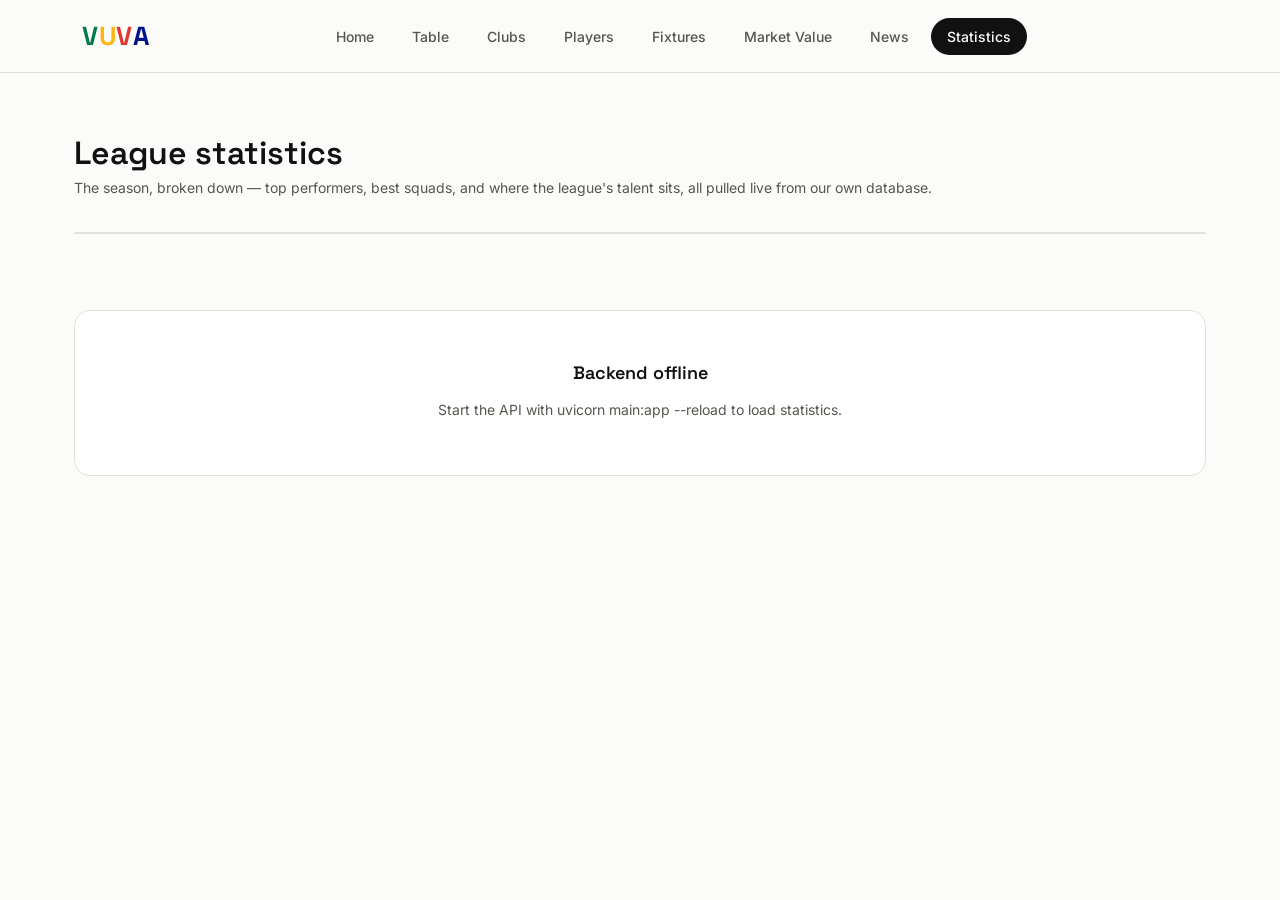
<file: frontend/statistics.html>
<!DOCTYPE html>
<html lang="en">
<head>
  <meta charset="UTF-8" />
  <meta name="viewport" content="width=device-width, initial-scale=1.0" />
  <title>VUVA Statistics</title>
  <link rel="preconnect" href="https://fonts.googleapis.com">
  <link rel="preconnect" href="https://fonts.gstatic.com" crossorigin>
  <link href="https://fonts.googleapis.com/css2?family=Space+Grotesk:wght@400;500;600;700&family=Inter:wght@400;500;600&family=JetBrains+Mono:wght@400;500;600&display=swap" rel="stylesheet">
  <link rel="stylesheet" href="style.css" />
  <style>
    /* ============ STATISTICS — PAGE-LOCAL ADDITIONS ============ */

    /* --- Season selector --- */
    .season-bar{ display:flex; align-items:center; gap:10px; margin-bottom:24px; flex-wrap:wrap; }
    .season-bar label{ font-family:var(--mono); font-size:11px; letter-spacing:.12em; text-transform:uppercase; color:var(--ink-soft); }
    .season-bar select{
      font: inherit; font-family:var(--mono); font-size:12.5px; padding:8px 12px; border-radius:10px;
      border:1px solid var(--line); background:#fff; color:var(--ink);
    }

    /* --- Ticker: colored per stat instead of flat white --- */
.stat-ticker{
    display:grid;
    grid-template-columns:repeat(auto-fit,minmax(180px,1fr));
    gap:0;
    margin-bottom:40px;

    background:#fff;
    border:1px solid var(--line);
    border-radius:18px;
    overflow:hidden;
}

.stat-ticker .t-item{
    position:relative;

    padding:28px 22px;

    background:#fff;

    display:flex;
    flex-direction:column;
    justify-content:center;

    transition:
        background .2s ease,
        transform .2s ease;
}

.stat-ticker .t-item:not(:last-child){
    border-right:1px solid var(--line);
}

.stat-ticker .t-item:hover{
    background:#fafafa;
}

/* Remove all coloured styling */

.stat-ticker .t-item::before{
    display:none;
}

.stat-ticker .t-item[data-accent="green"],
.stat-ticker .t-item[data-accent="gold"],
.stat-ticker .t-item[data-accent="blue"],
.stat-ticker .t-item[data-accent="red"]{
    background:#fff;
}

/* Number */

.stat-ticker .t-value{
    font-family:var(--display);
    font-size:2rem;
    font-weight:700;
    line-height:1;
    letter-spacing:-0.04em;
    color:var(--ink);
    margin-bottom:10px;
}

/* Label */

.stat-ticker .t-label{
    font-family:var(--mono);
    font-size:11px;
    letter-spacing:.18em;
    text-transform:uppercase;
    color:var(--ink-soft);
    line-height:1.45;
}

/* Mobile */

@media (max-width:760px){

    .stat-ticker{
        grid-template-columns:1fr;
    }

    .stat-ticker .t-item{
        border-right:none;
        border-bottom:1px solid var(--line);
    }

    .stat-ticker .t-item:last-child{
        border-bottom:none;
    }

}
    /* --- Insight strip: short auto-generated read on the data --- */
    .insight-strip{ display:flex; flex-direction:column; gap:8px; margin-bottom:36px; }
    .insight-row{
      display:flex; align-items:center; gap:12px; font-size:13.5px; background:#fff;
      border:1px solid var(--line); border-left:3px solid var(--green); border-radius:10px; padding:12px 16px;
    }
    .insight-row .insight-dot{ width:7px; height:7px; border-radius:50%; background:var(--green); flex-shrink:0; }
    .insight-row b{ font-weight:600; }

    /* --- Chart cards, shared --- */
    .chart-grid{ display:grid; grid-template-columns:repeat(auto-fit, minmax(400px, 1fr)); gap:20px; margin-bottom:20px; }
    .chart-card{ background:#fff; border:1px solid var(--line); border-radius:16px; padding:24px; box-shadow:0 10px 30px rgba(17,17,17,0.03); }
    .chart-card.full{ grid-column:1/-1; }
    .chart-head{ display:flex; align-items:baseline; justify-content:space-between; margin-bottom:4px; flex-wrap:wrap; gap:6px; }
    .chart-title{ font-family:var(--display); font-weight:600; font-size:16px; }
    .chart-sub{ font-family:var(--mono); font-size:10.5px; color:var(--ink-soft); text-transform:uppercase; letter-spacing:0.5px; }
    .chart-svg-wrap{ width:100%; margin-top:10px; }
    .chart-svg-wrap svg{ width:100%; height:auto; display:block; overflow:visible; }
    .chart-footnote{
      font-size:12px; color:var(--ink-soft); line-height:1.6; margin:14px 0 0; padding-top:12px;
      border-top:1px dashed var(--line);
    }
    .chart-legend{ display:flex; flex-wrap:wrap; gap:14px; margin-top:14px; }
    .chart-legend-item{ display:flex; align-items:center; gap:6px; font-family:var(--mono); font-size:11px; color:var(--ink-soft); text-transform:uppercase; letter-spacing:0.4px; }
    .chart-legend-dot{ width:8px; height:8px; border-radius:50%; flex-shrink:0; }

    /* --- Donut --- */
    .donut-wrap{ display:flex; align-items:center; gap:24px; flex-wrap:wrap; }
    .donut-center-label{ font-family:var(--display); font-weight:700; }

    /* --- Leaderboards: colored medals for top 3 --- */
    .board-grid{ display:grid; grid-template-columns:repeat(auto-fit, minmax(320px, 1fr)); gap:20px; margin-bottom:20px; }
    .board-card{ background:#fff; border:1px solid var(--line); border-radius:16px; padding:22px; box-shadow:0 10px 30px rgba(17,17,17,0.03); }
    .board-head{ display:flex; align-items:baseline; justify-content:space-between; margin-bottom:14px; }
    .board-title{ font-family:var(--display); font-weight:600; font-size:16px; }
    .board-sub{ font-family:var(--mono); font-size:10.5px; color:var(--ink-soft); text-transform:uppercase; letter-spacing:0.5px; }
    .board-list{ list-style:none; margin:0; padding:0; }
    .board-row{ display:flex; align-items:center; gap:12px; padding:9px 0; border-bottom:1px solid var(--line); }
    .board-row:last-child{ border-bottom:none; }
    .board-rank{
      font-family:var(--mono); font-size:11px; width:20px; height:20px; border-radius:50%; flex-shrink:0;
      display:flex; align-items:center; justify-content:center; color:var(--ink-soft);
    }
    .board-rank.medal-1{ background:var(--gold); color:var(--ink); font-weight:700; }
    .board-rank.medal-2{ background:var(--blue); color:#fff; font-weight:700; }
    .board-rank.medal-3{ background:var(--red); color:#fff; font-weight:700; }
    .board-avatar{
      width:32px; height:32px; border-radius:50%; flex-shrink:0; color:#fff; font-size:11px;
      display:flex; align-items:center; justify-content:center; font-family:var(--display); font-weight:700;
      background-size:cover; background-position:center;
    }
    .board-name-block{ min-width:0; flex:1; }
    .board-name{ font-weight:600; font-size:13.5px; white-space:nowrap; overflow:hidden; text-overflow:ellipsis; }
    .board-meta{ font-family:var(--mono); font-size:10.5px; color:var(--ink-soft); text-transform:uppercase; letter-spacing:0.4px; }
    .board-value{ font-family:var(--mono); font-weight:700; font-size:14px; flex-shrink:0; }

    .empty-state{ background:#fff; border:1px solid var(--line); border-radius:16px; padding:40px 24px; text-align:center; grid-column:1/-1; }

    @media (max-width:760px){
      .chart-grid{ grid-template-columns:1fr; }
      .donut-wrap{ flex-direction:column; align-items:flex-start; }
    }
  </style>
</head>
<body>
  <header class="top">
    <div class="wrap navbar">
      <div class="logo"><span class="l-v1">V</span><span class="l-u">U</span><span class="l-v2">V</span><span class="l-a">A</span></div>
        <nav class="links">
  <a href="index.html" class="active">Home</a>
  <a href="table.html">Table</a>
  <a href="clubs.html">Clubs</a>
  <a href="players.html">Players</a>
  <a href="fixtures.html">Fixtures</a>
  <a href="market.html">Market Value</a>
  <a href="news.html">News</a>
  <a href="statistics.html">Statistics</a>
</nav>
    </div>
  </header>
  <main class="wrap" style="padding: 60px 24px 80px;">
    <h2 class="section-title">League statistics</h2>
    <p class="section-sub">The season, broken down — top performers, best squads, and where the league's talent sits, all pulled live from our own database.</p>

    <div class="season-bar" id="seasonBar" style="display:none;">
      <label for="seasonSelect">Season</label>
      <select id="seasonSelect"></select>
    </div>

    <div class="stat-ticker" id="statTicker"></div>
    <div class="insight-strip" id="insightStrip"></div>

    <div class="chart-grid" id="chartGrid"></div>

    <div class="board-grid" id="boardGrid"></div>
  </main>

  <script src="api.js"></script>
  <script>
    const AVATAR_COLORS = ['#007A4D', '#FFB612', '#DE3831', '#001489'];

    // Same position -> color/group mapping used on the market value page,
    // kept consistent so a color means the same thing site-wide.
    const POSITION_GROUPS = {
      gk: { group: 'Goalkeepers', color: '#FFB612' },
      cb: { group: 'Defenders', color: '#001489' }, lb: { group: 'Defenders', color: '#001489' }, rb: { group: 'Defenders', color: '#001489' },
      cdm: { group: 'Midfielders', color: '#007A4D' }, cm: { group: 'Midfielders', color: '#007A4D' }, cam: { group: 'Midfielders', color: '#007A4D' },
      lm: { group: 'Midfielders', color: '#007A4D' }, rm: { group: 'Midfielders', color: '#007A4D' },
      lw: { group: 'Forwards', color: '#DE3831' }, rw: { group: 'Forwards', color: '#DE3831' }, cf: { group: 'Forwards', color: '#DE3831' }, st: { group: 'Forwards', color: '#DE3831' },
    };
    function posInfo(pos) {
      return POSITION_GROUPS[(pos || '').toLowerCase()] || { group: 'Other', color: '#55564f' };
    }
    function isGoalkeeper(pos) {
      return posInfo(pos).group === 'Goalkeepers';
    }

    function hashColor(str) {
      let hash = 0;
      for (let i = 0; i < str.length; i++) hash = str.charCodeAt(i) + ((hash << 5) - hash);
      return AVATAR_COLORS[Math.abs(hash) % AVATAR_COLORS.length];
    }
    function initials(name) {
      return name.split(/\s+/).filter(Boolean).slice(0, 2).map((w) => w[0].toUpperCase()).join('');
    }
    function avatar(name, photoUrl) {
      if (photoUrl) return `<div class="board-avatar" style="background-image:url('${escapeHtml(photoUrl)}')"></div>`;
      return `<div class="board-avatar" style="background:${hashColor(name)}">${escapeHtml(initials(name))}</div>`;
    }
    function formatRands(v) {
      if (!v) return 'R0';
      const abs = Math.abs(v);
      if (abs >= 1e9) return `R${(v / 1e9).toFixed(1)}bn`;
      if (abs >= 1e6) return `R${(v / 1e6).toFixed(1)}m`;
      if (abs >= 1e3) return `R${Math.round(v / 1e3)}k`;
      return `R${v.toLocaleString()}`;
    }

    // Rounds a value up to a "nice" axis maximum (5, 10, 20, 25, 50, 100...)
    // so gridlines land on round numbers instead of whatever the raw max is.
    function niceCeil(value) {
      if (value <= 0) return 5;
      const magnitude = Math.pow(10, Math.floor(Math.log10(value)));
      const residual = value / magnitude;
      let niceResidual;
      if (residual > 5) niceResidual = 10;
      else if (residual > 2) niceResidual = 5;
      else if (residual > 1) niceResidual = 2;
      else niceResidual = 1;
      return niceResidual * magnitude;
    }

    function board(title, sub, items) {
      if (!items.length) {
        return `
          <div class="board-card">
            <div class="board-head"><div class="board-title">${title}</div><div class="board-sub">${sub}</div></div>
            <p class="note" style="margin-top:0; padding-top:0; border-top:none;">Not enough data yet.</p>
          </div>`;
      }
      return `
        <div class="board-card">
          <div class="board-head"><div class="board-title">${title}</div><div class="board-sub">${sub}</div></div>
          <ul class="board-list">
            ${items.map((item, i) => {
              const rank = i + 1;
              const medalClass = rank <= 3 ? ` medal-${rank}` : '';
              return `
              <li class="board-row">
                <span class="board-rank${medalClass}">${rank}</span>
                ${avatar(item.name, item.photo)}
                <div class="board-name-block">
                  <div class="board-name">${escapeHtml(item.name)}</div>
                  <div class="board-meta">${escapeHtml(item.meta)}</div>
                </div>
                <span class="board-value">${item.value}</span>
              </li>
            `; }).join('')}
          </ul>
        </div>`;
    }

    /* ---------------- CHART: attacking output scatter (goals vs assists) ---------------- */
    function attackingScatterChart(players) {
      const pts = players.filter((p) => (p.goals || 0) > 0 || (p.assists || 0) > 0);
      if (pts.length < 3) {
        return `
          <div class="chart-card">
            <div class="chart-head"><div class="chart-title">Attacking output</div><div class="chart-sub">Goals vs assists</div></div>
            <p class="note" style="margin-top:0; padding-top:0; border-top:none;">Not enough scoring data yet.</p>
          </div>`;
      }
      const W = 480, H = 300, padL = 40, padR = 16, padT = 16, padB = 34;
      const maxGoals = niceCeil(Math.max(...pts.map((p) => p.goals || 0)) * 1.1);
      const maxAssists = niceCeil(Math.max(...pts.map((p) => p.assists || 0)) * 1.1);
      const xScale = (v) => padL + (v / maxGoals) * (W - padL - padR);
      const yScale = (v) => (H - padB) - (v / maxAssists) * (H - padB - padT);

      const xTicks = [0, 0.25, 0.5, 0.75, 1].map((f) => Math.round(maxGoals * f));
      const yTicks = [0, 0.25, 0.5, 0.75, 1].map((f) => Math.round(maxAssists * f));

      const gridlines = yTicks.map((t) => `<line x1="${padL}" x2="${W - padR}" y1="${yScale(t)}" y2="${yScale(t)}" stroke="var(--line)" stroke-width="1" />`).join('')
        + xTicks.map((t) => `<line x1="${xScale(t)}" x2="${xScale(t)}" y1="${padT}" y2="${H - padB}" stroke="var(--line)" stroke-width="1" />`).join('');

      const yLabels = yTicks.map((t) => `<text x="${padL - 8}" y="${yScale(t) + 3}" text-anchor="end" font-family="var(--mono)" font-size="9" fill="var(--ink-soft)">${t}</text>`).join('');
      const xLabels = xTicks.map((t) => `<text x="${xScale(t)}" y="${H - padB + 16}" text-anchor="middle" font-family="var(--mono)" font-size="9" fill="var(--ink-soft)">${t}</text>`).join('');

      const dots = pts.map((p) => {
        const name = `${p.first_name} ${p.last_name}`;
        const info = posInfo(p.playing_position);
        return `<circle cx="${xScale(p.goals || 0)}" cy="${yScale(p.assists || 0)}" r="5" fill="${info.color}" fill-opacity="0.82" stroke="#fff" stroke-width="1.4"><title>${escapeHtml(name)} — ${p.goals || 0} goals, ${p.assists || 0} assists</title></circle>`;
      }).join('');

      const topScorer = [...pts].sort((a, b) => (b.goals || 0) - (a.goals || 0))[0];

      return `
        <div class="chart-card">
          <div class="chart-head">
            <div class="chart-title">Attacking output</div>
            <div class="chart-sub">Goals (across) vs assists (up)</div>
          </div>
          <div class="chart-svg-wrap">
            <svg viewBox="0 0 ${W} ${H}">
              ${gridlines}
              <line x1="${padL}" x2="${W - padR}" y1="${H - padB}" y2="${H - padB}" stroke="var(--ink)" stroke-width="1" />
              <line x1="${padL}" x2="${padL}" y1="${padT}" y2="${H - padB}" stroke="var(--ink)" stroke-width="1" />
              ${yLabels}${xLabels}
              ${dots}
              <text x="${(W + padL) / 2}" y="${H}" text-anchor="middle" font-family="var(--mono)" font-size="9" fill="var(--ink-soft)" text-transform="uppercase">Goals</text>
            </svg>
          </div>
          <div class="chart-legend">
            <div class="chart-legend-item"><span class="chart-legend-dot" style="background:#FFB612"></span>GK</div>
            <div class="chart-legend-item"><span class="chart-legend-dot" style="background:#001489"></span>DEF</div>
            <div class="chart-legend-item"><span class="chart-legend-dot" style="background:#007A4D"></span>MID</div>
            <div class="chart-legend-item"><span class="chart-legend-dot" style="background:#DE3831"></span>FWD</div>
          </div>
          <p class="chart-footnote">Each dot is a player with at least one goal or assist this season, positioned by goals scored (horizontal) and assists made (vertical); color marks position group. Players toward the upper right combine scoring and creating.${topScorer ? ` <b>${escapeHtml(topScorer.first_name + ' ' + topScorer.last_name)}</b> leads on goals with ${topScorer.goals}.` : ''}</p>
        </div>`;
    }

    /* ---------------- CHART: defensive output scatter (tackles vs interceptions) ---------------- */
    function defensiveScatterChart(players) {
      const pts = players.filter((p) => !isGoalkeeper(p.playing_position) && ((p.tackles || 0) > 0 || (p.interceptions || 0) > 0));
      if (pts.length < 3) {
        return `
          <div class="chart-card">
            <div class="chart-head"><div class="chart-title">Defensive output</div><div class="chart-sub">Tackles vs interceptions</div></div>
            <p class="note" style="margin-top:0; padding-top:0; border-top:none;">Not enough defensive data yet.</p>
          </div>`;
      }
      const W = 480, H = 300, padL = 40, padR = 16, padT = 16, padB = 34;
      const maxTackles = niceCeil(Math.max(...pts.map((p) => p.tackles || 0)) * 1.1);
      const maxInterceptions = niceCeil(Math.max(...pts.map((p) => p.interceptions || 0)) * 1.1);
      const xScale = (v) => padL + (v / maxTackles) * (W - padL - padR);
      const yScale = (v) => (H - padB) - (v / maxInterceptions) * (H - padB - padT);

      const xTicks = [0, 0.25, 0.5, 0.75, 1].map((f) => Math.round(maxTackles * f));
      const yTicks = [0, 0.25, 0.5, 0.75, 1].map((f) => Math.round(maxInterceptions * f));

      const gridlines = yTicks.map((t) => `<line x1="${padL}" x2="${W - padR}" y1="${yScale(t)}" y2="${yScale(t)}" stroke="var(--line)" stroke-width="1" />`).join('')
        + xTicks.map((t) => `<line x1="${xScale(t)}" x2="${xScale(t)}" y1="${padT}" y2="${H - padB}" stroke="var(--line)" stroke-width="1" />`).join('');

      const yLabels = yTicks.map((t) => `<text x="${padL - 8}" y="${yScale(t) + 3}" text-anchor="end" font-family="var(--mono)" font-size="9" fill="var(--ink-soft)">${t}</text>`).join('');
      const xLabels = xTicks.map((t) => `<text x="${xScale(t)}" y="${H - padB + 16}" text-anchor="middle" font-family="var(--mono)" font-size="9" fill="var(--ink-soft)">${t}</text>`).join('');

      const maxClearances = Math.max(...pts.map((p) => p.clearances || 0), 1);
      const dots = pts.map((p) => {
        const name = `${p.first_name} ${p.last_name}`;
        const info = posInfo(p.playing_position);
        const r = 4 + (Math.min(p.clearances || 0, maxClearances) / maxClearances) * 6;
        return `<circle cx="${xScale(p.tackles || 0)}" cy="${yScale(p.interceptions || 0)}" r="${r.toFixed(1)}" fill="${info.color}" fill-opacity="0.78" stroke="#fff" stroke-width="1.4"><title>${escapeHtml(name)} — ${p.tackles || 0} tackles, ${p.interceptions || 0} interceptions, ${p.clearances || 0} clearances</title></circle>`;
      }).join('');

      const topDefender = [...pts].sort((a, b) => ((b.tackles || 0) + (b.interceptions || 0)) - ((a.tackles || 0) + (a.interceptions || 0)))[0];

      return `
        <div class="chart-card">
          <div class="chart-head">
            <div class="chart-title">Defensive output</div>
            <div class="chart-sub">Tackles (across) vs interceptions (up)</div>
          </div>
          <div class="chart-svg-wrap">
            <svg viewBox="0 0 ${W} ${H}">
              ${gridlines}
              <line x1="${padL}" x2="${W - padR}" y1="${H - padB}" y2="${H - padB}" stroke="var(--ink)" stroke-width="1" />
              <line x1="${padL}" x2="${padL}" y1="${padT}" y2="${H - padB}" stroke="var(--ink)" stroke-width="1" />
              ${yLabels}${xLabels}
              ${dots}
              <text x="${(W + padL) / 2}" y="${H}" text-anchor="middle" font-family="var(--mono)" font-size="9" fill="var(--ink-soft)" text-transform="uppercase">Tackles</text>
            </svg>
          </div>
          <div class="chart-legend">
            <div class="chart-legend-item"><span class="chart-legend-dot" style="background:#001489"></span>DEF</div>
            <div class="chart-legend-item"><span class="chart-legend-dot" style="background:#007A4D"></span>MID</div>
            <div class="chart-legend-item"><span class="chart-legend-dot" style="background:#DE3831"></span>FWD</div>
          </div>
          <p class="chart-footnote">Each dot is an outfield player with at least one tackle or interception; color marks position group and dot size scales with clearances made. Players toward the upper right cover the most defensive ground.${topDefender ? ` <b>${escapeHtml(topDefender.first_name + ' ' + topDefender.last_name)}</b> leads on combined tackles and interceptions.` : ''}</p>
        </div>`;
    }

    /* ---------------- CHART: goalkeeper shot-stopping scatter (saves vs clean sheets) ---------------- */
    function goalkeeperScatterChart(players) {
      const pts = players.filter((p) => isGoalkeeper(p.playing_position) && ((p.saves || 0) > 0 || (p.clean_sheets || 0) > 0 || (p.goals_conceded || 0) > 0));
      if (pts.length < 2) {
        return `
          <div class="chart-card">
            <div class="chart-head"><div class="chart-title">Shot-stopping</div><div class="chart-sub">Goalkeepers</div></div>
            <p class="note" style="margin-top:0; padding-top:0; border-top:none;">Not enough goalkeeper data yet.</p>
          </div>`;
      }
      const W = 480, H = 300, padL = 40, padR = 16, padT = 16, padB = 34;
      const maxSaves = niceCeil(Math.max(...pts.map((p) => p.saves || 0)) * 1.1);
      const maxCleanSheets = niceCeil(Math.max(...pts.map((p) => p.clean_sheets || 0)) * 1.1);
      const xScale = (v) => padL + (v / maxSaves) * (W - padL - padR);
      const yScale = (v) => (H - padB) - (v / maxCleanSheets) * (H - padB - padT);

      const xTicks = [0, 0.25, 0.5, 0.75, 1].map((f) => Math.round(maxSaves * f));
      const yTicks = [0, 0.25, 0.5, 0.75, 1].map((f) => Math.round(maxCleanSheets * f));

      const gridlines = yTicks.map((t) => `<line x1="${padL}" x2="${W - padR}" y1="${yScale(t)}" y2="${yScale(t)}" stroke="var(--line)" stroke-width="1" />`).join('')
        + xTicks.map((t) => `<line x1="${xScale(t)}" x2="${xScale(t)}" y1="${padT}" y2="${H - padB}" stroke="var(--line)" stroke-width="1" />`).join('');

      const yLabels = yTicks.map((t) => `<text x="${padL - 8}" y="${yScale(t) + 3}" text-anchor="end" font-family="var(--mono)" font-size="9" fill="var(--ink-soft)">${t}</text>`).join('');
      const xLabels = xTicks.map((t) => `<text x="${xScale(t)}" y="${H - padB + 16}" text-anchor="middle" font-family="var(--mono)" font-size="9" fill="var(--ink-soft)">${t}</text>`).join('');

      const maxConceded = Math.max(...pts.map((p) => p.goals_conceded || 0), 1);
      const dots = pts.map((p) => {
        const name = `${p.first_name} ${p.last_name}`;
        const r = 4 + (Math.min(p.goals_conceded || 0, maxConceded) / maxConceded) * 6;
        return `<circle cx="${xScale(p.saves || 0)}" cy="${yScale(p.clean_sheets || 0)}" r="${r.toFixed(1)}" fill="#FFB612" fill-opacity="0.85" stroke="#fff" stroke-width="1.4"><title>${escapeHtml(name)} — ${p.saves || 0} saves, ${p.clean_sheets || 0} clean sheets, ${p.goals_conceded || 0} conceded</title></circle>`;
      }).join('');

      const topKeeper = [...pts].sort((a, b) => (b.clean_sheets || 0) - (a.clean_sheets || 0))[0];

      return `
        <div class="chart-card">
          <div class="chart-head">
            <div class="chart-title">Shot-stopping</div>
            <div class="chart-sub">Saves (across) vs clean sheets (up)</div>
          </div>
          <div class="chart-svg-wrap">
            <svg viewBox="0 0 ${W} ${H}">
              ${gridlines}
              <line x1="${padL}" x2="${W - padR}" y1="${H - padB}" y2="${H - padB}" stroke="var(--ink)" stroke-width="1" />
              <line x1="${padL}" x2="${padL}" y1="${padT}" y2="${H - padB}" stroke="var(--ink)" stroke-width="1" />
              ${yLabels}${xLabels}
              ${dots}
              <text x="${(W + padL) / 2}" y="${H}" text-anchor="middle" font-family="var(--mono)" font-size="9" fill="var(--ink-soft)" text-transform="uppercase">Saves</text>
            </svg>
          </div>
          <p class="chart-footnote">Each dot is a goalkeeper with recorded saves, clean sheets, or goals conceded; dot size scales with goals conceded, so a big dot still in the upper right is a keeper earning clean sheets despite facing a lot of shots.${topKeeper ? ` <b>${escapeHtml(topKeeper.first_name + ' ' + topKeeper.last_name)}</b> leads on clean sheets.` : ''}</p>
        </div>`;
    }

    /* ---------------- CHART: rating distribution histogram ---------------- */
    function ratingHistogramChart(players) {
      const rated = players.filter((p) => p.overall_rating);
      if (rated.length < 3) {
        return `
          <div class="chart-card">
            <div class="chart-head"><div class="chart-title">Squad quality</div><div class="chart-sub">Rating distribution</div></div>
            <p class="note" style="margin-top:0; padding-top:0; border-top:none;">Not enough rated players yet.</p>
          </div>`;
      }
      const buckets = ['<60', '60s', '70s', '80s', '90+'];
      const counts = [0, 0, 0, 0, 0];
      rated.forEach((p) => {
        const r = Number(p.overall_rating);
        if (r < 60) counts[0]++;
        else if (r < 70) counts[1]++;
        else if (r < 80) counts[2]++;
        else if (r < 90) counts[3]++;
        else counts[4]++;
      });
      const W = 480, H = 300, padL = 30, padR = 16, padT = 20, padB = 34;
      const maxCount = Math.max(...counts, 1);
      const barW = (W - padL - padR) / buckets.length;
      const yScale = (v) => (H - padB) - (v / maxCount) * (H - padB - padT);

      const bars = buckets.map((label, i) => {
        const x = padL + i * barW + barW * 0.18;
        const w = barW * 0.64;
        const y = yScale(counts[i]);
        const barColor = ['#DE3831', '#FFB612', '#007A4D', '#007A4D', '#001489'][i];
        return `
          <rect x="${x}" y="${y}" width="${w}" height="${(H - padB) - y}" rx="4" fill="${barColor}" fill-opacity="0.85"><title>${label}: ${counts[i]} players</title></rect>
          <text x="${x + w / 2}" y="${y - 6}" text-anchor="middle" font-family="var(--mono)" font-size="10" fill="var(--ink)">${counts[i]}</text>
          <text x="${x + w / 2}" y="${H - padB + 16}" text-anchor="middle" font-family="var(--mono)" font-size="9" fill="var(--ink-soft)">${label}</text>
        `;
      }).join('');

      const gridlines = [0, 0.5, 1].map((f) => `<line x1="${padL}" x2="${W - padR}" y1="${yScale(maxCount * f)}" y2="${yScale(maxCount * f)}" stroke="var(--line)" stroke-width="1" />`).join('');

      const peakIndex = counts.indexOf(Math.max(...counts));

      return `
        <div class="chart-card">
          <div class="chart-head">
            <div class="chart-title">Squad quality</div>
            <div class="chart-sub">Players by rating tier</div>
          </div>
          <div class="chart-svg-wrap">
            <svg viewBox="0 0 ${W} ${H}">
              ${gridlines}
              <line x1="${padL}" x2="${W - padR}" y1="${H - padB}" y2="${H - padB}" stroke="var(--ink)" stroke-width="1" />
              ${bars}
            </svg>
          </div>
          <p class="chart-footnote">Every tracked player grouped by overall rating, rounded down to the nearest ten. Most players in this dataset sit in the <b>${buckets[peakIndex]}</b> band — a wide spread across bars means depth across quality tiers rather than a league concentrated at one level.</p>
        </div>`;
    }

    /* ---------------- CHART: club value vs rating quadrant ---------------- */
    function clubQuadrantChart(teams) {
      const pts = teams.filter((t) => t.average_rating && t.market_value_rands);
      if (pts.length < 3) {
        return `
          <div class="chart-card full">
            <div class="chart-head"><div class="chart-title">Value vs rating</div><div class="chart-sub">Clubs</div></div>
            <p class="note" style="margin-top:0; padding-top:0; border-top:none;">Not enough club data yet — needs both average rating and market value set.</p>
          </div>`;
      }
      const W = 900, H = 340, padL = 60, padR = 40, padT = 24, padB = 40;
      const ratings = pts.map((t) => Number(t.average_rating));
      const values = pts.map((t) => t.market_value_rands);
      const minR = Math.floor(Math.min(...ratings) - 2);
      const maxR = Math.ceil(Math.max(...ratings) + 2);
      const maxV = niceCeil(Math.max(...values) * 1.1);

      const xScale = (v) => padL + ((v - minR) / (maxR - minR)) * (W - padL - padR);
      const yScale = (v) => (H - padB) - (v / maxV) * (H - padB - padT);

      const medianRating = [...ratings].sort((a, b) => a - b)[Math.floor(ratings.length / 2)];
      const medianValue = [...values].sort((a, b) => a - b)[Math.floor(values.length / 2)];

      const xTicks = Array.from({ length: 5 }, (_, i) => Math.round(minR + ((maxR - minR) * i) / 4));
      const yTicks = [0, 0.25, 0.5, 0.75, 1].map((f) => Math.round(maxV * f));

      const gridlines = yTicks.map((t) => `<line x1="${padL}" x2="${W - padR}" y1="${yScale(t)}" y2="${yScale(t)}" stroke="var(--line)" stroke-width="1" />`).join('')
        + xTicks.map((t) => `<line x1="${xScale(t)}" x2="${xScale(t)}" y1="${padT}" y2="${H - padB}" stroke="var(--line)" stroke-width="1" />`).join('');

      const yLabels = yTicks.map((t) => `<text x="${padL - 10}" y="${yScale(t) + 3}" text-anchor="end" font-family="var(--mono)" font-size="9" fill="var(--ink-soft)">${formatRands(t)}</text>`).join('');
      const xLabels = xTicks.map((t) => `<text x="${xScale(t)}" y="${H - padB + 18}" text-anchor="middle" font-family="var(--mono)" font-size="9" fill="var(--ink-soft)">${t}</text>`).join('');

      const medianLines = `
        <line x1="${xScale(medianRating)}" x2="${xScale(medianRating)}" y1="${padT}" y2="${H - padB}" stroke="var(--ink-soft)" stroke-width="1" stroke-dasharray="4 4" opacity="0.6" />
        <line x1="${padL}" x2="${W - padR}" y1="${yScale(medianValue)}" y2="${yScale(medianValue)}" stroke="var(--ink-soft)" stroke-width="1" stroke-dasharray="4 4" opacity="0.6" />
      `;

      const dots = pts.map((t) => `
        <circle cx="${xScale(Number(t.average_rating))}" cy="${yScale(t.market_value_rands)}" r="6" fill="var(--green)" fill-opacity="0.82" stroke="#fff" stroke-width="1.5"><title>${escapeHtml(t.name)} — rating ${t.average_rating}, ${formatRands(t.market_value_rands)}</title></circle>
      `).join('');

      const quadrantLabels = `
        <text x="${W - padR}" y="${padT + 12}" text-anchor="end" font-family="var(--mono)" font-size="9" fill="var(--ink-soft)" text-transform="uppercase" opacity="0.7">Heavyweights</text>
        <text x="${padL}" y="${padT + 12}" text-anchor="start" font-family="var(--mono)" font-size="9" fill="var(--ink-soft)" text-transform="uppercase" opacity="0.7">Overvalued</text>
        <text x="${W - padR}" y="${H - padB - 8}" text-anchor="end" font-family="var(--mono)" font-size="9" fill="var(--ink-soft)" text-transform="uppercase" opacity="0.7">Value picks</text>
        <text x="${padL}" y="${H - padB - 8}" text-anchor="start" font-family="var(--mono)" font-size="9" fill="var(--ink-soft)" text-transform="uppercase" opacity="0.7">Rebuilding</text>
      `;

      return `
        <div class="chart-card full">
          <div class="chart-head">
            <div class="chart-title">Value vs rating</div>
            <div class="chart-sub">Clubs, split at league median</div>
          </div>
          <div class="chart-svg-wrap">
            <svg viewBox="0 0 ${W} ${H}">
              ${gridlines}
              <line x1="${padL}" x2="${W - padR}" y1="${H - padB}" y2="${H - padB}" stroke="var(--ink)" stroke-width="1" />
              <line x1="${padL}" x2="${padL}" y1="${padT}" y2="${H - padB}" stroke="var(--ink)" stroke-width="1" />
              ${medianLines}
              ${quadrantLabels}
              ${yLabels}${xLabels}
              ${dots}
            </svg>
          </div>
          <p class="chart-footnote">Each dot is a club, plotted by squad average rating (horizontal) against total market value (vertical). Dashed lines mark the league median on each axis. Clubs in the upper right pair top-tier ratings with the biggest valuations; clubs in the lower right carry strong ratings without the price tag yet.</p>
        </div>`;
    }

    /* ---------------- CHART: squad composition donut ---------------- */
    function compositionDonutChart(players) {
      const groupOrder = ['Goalkeepers', 'Defenders', 'Midfielders', 'Forwards', 'Other'];
      const groupColors = { Goalkeepers: '#FFB612', Defenders: '#001489', Midfielders: '#007A4D', Forwards: '#DE3831', Other: '#55564f' };
      const counts = {};
      players.forEach((p) => {
        const g = posInfo(p.playing_position).group;
        counts[g] = (counts[g] || 0) + 1;
      });
      const total = players.length;
      const present = groupOrder.filter((g) => counts[g]);
      if (!present.length) {
        return `
          <div class="chart-card">
            <div class="chart-head"><div class="chart-title">Squad composition</div><div class="chart-sub">By position</div></div>
            <p class="note" style="margin-top:0; padding-top:0; border-top:none;">Not enough data yet.</p>
          </div>`;
      }

      const size = 160, radius = 62, stroke = 24, circumference = 2 * Math.PI * radius;
      let cumulative = 0;
      const arcs = present.map((g) => {
        const frac = counts[g] / total;
        const dash = frac * circumference;
        const gap = circumference - dash;
        const offset = -cumulative * circumference;
        cumulative += frac;
        return `<circle cx="${size / 2}" cy="${size / 2}" r="${radius}" fill="none" stroke="${groupColors[g]}" stroke-width="${stroke}" stroke-dasharray="${dash} ${gap}" stroke-dashoffset="${offset}" transform="rotate(-90 ${size / 2} ${size / 2})"><title>${g}: ${counts[g]} players (${Math.round(frac * 100)}%)</title></circle>`;
      }).join('');

      const legend = present.map((g) => `
        <div class="chart-legend-item"><span class="chart-legend-dot" style="background:${groupColors[g]}"></span>${g} — ${counts[g]} (${Math.round((counts[g] / total) * 100)}%)</div>
      `).join('');

      return `
        <div class="chart-card">
          <div class="chart-head">
            <div class="chart-title">Squad composition</div>
            <div class="chart-sub">By position group</div>
          </div>
          <div class="donut-wrap" style="margin-top:10px;">
            <svg width="${size}" height="${size}" viewBox="0 0 ${size} ${size}">
              ${arcs}
              <text x="${size / 2}" y="${size / 2 - 4}" text-anchor="middle" class="donut-center-label" font-size="22" fill="var(--ink)">${total}</text>
              <text x="${size / 2}" y="${size / 2 + 14}" text-anchor="middle" font-family="var(--mono)" font-size="9" fill="var(--ink-soft)" text-transform="uppercase">players</text>
            </svg>
            <div class="chart-legend" style="flex-direction:column; gap:8px; margin-top:0;">${legend}</div>
          </div>
          <p class="chart-footnote">Share of all tracked players by position group, across every club in the database.</p>
        </div>`;
    }

    // ---- season selector state ----
    let seasons = [];
    let currentSeasonId = null;

    async function loadSeasons() {
      const seasonBar = document.getElementById('seasonBar');
      const select = document.getElementById('seasonSelect');
      try {
        seasons = await apiGet('/seasons/');
      } catch (err) {
        // No public /seasons/ endpoint (or it's offline) - fall back to the
        // old "always shows whatever's live" behaviour instead of breaking
        // the whole page. Add a public GET /seasons/ route to enable this.
        seasons = [];
      }

      if (!seasons.length) {
        seasonBar.style.display = 'none';
        return;
      }

      const current = seasons.find((s) => s.is_current) || seasons[0];
      currentSeasonId = current.id;

      select.innerHTML = seasons
        .slice()
        .sort((a, b) => b.id - a.id)
        .map((s) => `<option value="${s.id}" ${s.id === currentSeasonId ? 'selected' : ''}>${escapeHtml(s.label)}</option>`)
        .join('');

      seasonBar.style.display = 'flex';
      select.addEventListener('change', () => {
        currentSeasonId = Number(select.value);
        loadStats();
      });
    }

    async function loadStats() {
      const ticker = document.getElementById('statTicker');
      const insightStrip = document.getElementById('insightStrip');
      const chartGrid = document.getElementById('chartGrid');
      const boardGrid = document.getElementById('boardGrid');

      try {
        const playersPath = currentSeasonId ? `/players/?season_id=${currentSeasonId}` : '/players/';

        const [players, teams, standings] = await Promise.all([
          apiGet(playersPath),
          apiGet('/teams/'),
          apiGet(currentSeasonId ? `/standings/?season_id=${currentSeasonId}` : '/standings/').catch(() => []),
        ]);

        if (!players.length && !teams.length) {
          chartGrid.innerHTML = '<div class="empty-state"><div class="news-head">No data yet</div><p class="news-body">Add teams and players from the admin panel to see league statistics here.</p></div>';
          boardGrid.innerHTML = '';
          ticker.innerHTML = '';
          insightStrip.innerHTML = '';
          return;
        }

        // ---- ticker ----
        const totalGoals = players.reduce((sum, p) => sum + (p.goals || 0), 0);
        const totalAssists = players.reduce((sum, p) => sum + (p.assists || 0), 0);
        const avgRating = players.length ? (players.reduce((sum, p) => sum + (p.overall_rating || 0), 0) / players.length) : 0;
        const totalMarketValue = players.reduce((sum, p) => sum + (p.market_value_rands || 0), 0) + teams.reduce((sum, t) => sum + (t.market_value_rands || 0), 0);
        const totalTackles = players.reduce((sum, p) => sum + (p.tackles || 0), 0);
        const totalCleanSheets = players.reduce((sum, p) => sum + (p.clean_sheets || 0), 0);

        const tickerStats = [
          { label: 'Players tracked', value: players.length, accent: 'green' },
          { label: 'Clubs', value: teams.length, accent: 'blue' },
          { label: 'Goals this season', value: totalGoals, accent: 'gold' },
          { label: 'Assists this season', value: totalAssists, accent: 'red' },
          { label: 'Tackles this season', value: totalTackles, accent: 'blue' },
          { label: 'Clean sheets', value: totalCleanSheets, accent: 'gold' },
          { label: 'Avg player rating', value: avgRating ? avgRating.toFixed(1) : '-', accent: 'green' },
          { label: 'Combined market value', value: formatRands(totalMarketValue), accent: 'gold' },
        ];
        ticker.innerHTML = tickerStats.map((s) => `<div class="t-item" data-accent="${s.accent}"><div class="t-value">${s.value}</div><div class="t-label">${s.label}</div></div>`).join('');

        // ---- insight strip (short, auto-derived reads on the data) ----
        const insights = [];
        const topScorer = [...players].filter((p) => p.goals > 0).sort((a, b) => b.goals - a.goals)[0];
        if (topScorer) insights.push(`<b>${escapeHtml(topScorer.first_name + ' ' + topScorer.last_name)}</b> leads the league with <b>${topScorer.goals} goals</b>${topScorer.team_name ? ` for ${escapeHtml(topScorer.team_name)}` : ''}.`);

        const topDefender = [...players].filter((p) => !isGoalkeeper(p.playing_position) && ((p.tackles || 0) + (p.interceptions || 0) + (p.clearances || 0)) > 0)
          .sort((a, b) => ((b.tackles || 0) + (b.interceptions || 0) + (b.clearances || 0)) - ((a.tackles || 0) + (a.interceptions || 0) + (a.clearances || 0)))[0];
        if (topDefender) {
          const total = (topDefender.tackles || 0) + (topDefender.interceptions || 0) + (topDefender.clearances || 0);
          insights.push(`<b>${escapeHtml(topDefender.first_name + ' ' + topDefender.last_name)}</b> leads all outfield players with <b>${total} defensive actions</b> (tackles, interceptions and clearances combined).`);
        }

        const topKeeper = [...players].filter((p) => isGoalkeeper(p.playing_position) && (p.clean_sheets || 0) > 0).sort((a, b) => (b.clean_sheets || 0) - (a.clean_sheets || 0))[0];
        if (topKeeper) insights.push(`<b>${escapeHtml(topKeeper.first_name + ' ' + topKeeper.last_name)}</b> has the most clean sheets in the league with <b>${topKeeper.clean_sheets}</b>.`);

        const richestClub = [...teams].filter((t) => t.market_value_rands).sort((a, b) => b.market_value_rands - a.market_value_rands)[0];
        if (richestClub) insights.push(`<b>${escapeHtml(richestClub.name)}</b> carries the league's highest squad value at <b>${formatRands(richestClub.market_value_rands)}</b>.`);
        if (standings.length) {
          const leader = [...standings].sort((a, b) => a.position - b.position)[0];
          if (leader) insights.push(`<b>${escapeHtml(leader.team.name)}</b> tops the table with <b>${leader.points} points</b> from ${leader.played} games.`);
        }
        insightStrip.innerHTML = insights.map((text) => `<div class="insight-row"><span class="insight-dot"></span><span>${text}</span></div>`).join('');

        // ---- charts ----
        chartGrid.innerHTML = [
          attackingScatterChart(players),
          defensiveScatterChart(players),
          goalkeeperScatterChart(players),
          ratingHistogramChart(players),
          clubQuadrantChart(teams),
          compositionDonutChart(players),
        ].join('');

        // ---- leaderboards ----
        const topScorers = [...players].filter((p) => p.goals > 0).sort((a, b) => b.goals - a.goals).slice(0, 5)
          .map((p) => ({ name: `${p.first_name} ${p.last_name}`, meta: p.team_name || 'Unattached', value: p.goals, photo: p.photo_url }));

        const topAssists = [...players].filter((p) => p.assists > 0).sort((a, b) => b.assists - a.assists).slice(0, 5)
          .map((p) => ({ name: `${p.first_name} ${p.last_name}`, meta: p.team_name || 'Unattached', value: p.assists, photo: p.photo_url }));

        const bestDefenders = [...players]
          .filter((p) => !isGoalkeeper(p.playing_position) && ((p.tackles || 0) + (p.interceptions || 0) + (p.clearances || 0)) > 0)
          .map((p) => ({ ...p, defTotal: (p.tackles || 0) + (p.interceptions || 0) + (p.clearances || 0) }))
          .sort((a, b) => b.defTotal - a.defTotal).slice(0, 5)
          .map((p) => ({ name: `${p.first_name} ${p.last_name}`, meta: `${p.tackles || 0}T · ${p.interceptions || 0}I · ${p.clearances || 0}C`, value: p.defTotal, photo: p.photo_url }));

        const bestGoalkeepers = [...players]
          .filter((p) => isGoalkeeper(p.playing_position) && ((p.saves || 0) > 0 || (p.clean_sheets || 0) > 0))
          .map((p) => ({ ...p, gkScore: (p.clean_sheets || 0) * 3 + (p.saves || 0) * 0.1 - (p.goals_conceded || 0) * 0.5 }))
          .sort((a, b) => b.gkScore - a.gkScore).slice(0, 5)
          .map((p) => ({ name: `${p.first_name} ${p.last_name}`, meta: `${p.saves || 0} saves · ${p.goals_conceded || 0} conceded`, value: `${p.clean_sheets || 0} CS`, photo: p.photo_url }));

        const bestRated = [...players].filter((p) => p.overall_rating).sort((a, b) => b.overall_rating - a.overall_rating).slice(0, 5)
          .map((p) => ({ name: `${p.first_name} ${p.last_name}`, meta: (p.playing_position || '').toUpperCase(), value: Number(p.overall_rating).toFixed(1), photo: p.photo_url }));

        const risingTalent = [...players].filter((p) => p.potential_rating).sort((a, b) => (b.potential_rating - (b.overall_rating || 0)) - (a.potential_rating - (a.overall_rating || 0))).slice(0, 5)
          .map((p) => ({ name: `${p.first_name} ${p.last_name}`, meta: p.team_name || 'Unattached', value: `+${(p.potential_rating - (p.overall_rating || 0)).toFixed(1)}`, photo: p.photo_url }));

        const mostValuablePlayers = [...players].filter((p) => p.market_value_rands).sort((a, b) => b.market_value_rands - a.market_value_rands).slice(0, 5)
          .map((p) => ({ name: `${p.first_name} ${p.last_name}`, meta: p.team_name || 'Unattached', value: formatRands(p.market_value_rands), photo: p.photo_url }));

        const bestSquads = [...teams].filter((t) => t.average_rating).sort((a, b) => b.average_rating - a.average_rating).slice(0, 5)
          .map((t) => ({ name: t.name, meta: t.city || t.country || '', value: Number(t.average_rating).toFixed(1), photo: t.logo_url }));

        const richestClubs = [...teams].filter((t) => t.market_value_rands).sort((a, b) => b.market_value_rands - a.market_value_rands).slice(0, 5)
          .map((t) => ({ name: t.name, meta: t.city || t.country || '', value: formatRands(t.market_value_rands), photo: t.logo_url }));

        const boards = [
          board('Top scorers', 'Goals this season', topScorers),
          board('Top assists', 'Assists this season', topAssists),
          board('Best defenders', 'Tackles + interceptions + clearances', bestDefenders),
          board('Golden gloves', 'Clean sheets, saves & conceded', bestGoalkeepers),
          board('Highest rated', 'Overall rating', bestRated),
          board('Ones to watch', 'Potential minus current rating', risingTalent),
          board('Most valuable players', 'By market value', mostValuablePlayers),
          board('Best squads', 'By average squad rating', bestSquads),
          board('Richest clubs', 'By market value', richestClubs),
        ];

        if (standings.length) {
          const table = [...standings].sort((a, b) => a.position - b.position).slice(0, 5)
            .map((s) => ({ name: s.team.name, meta: `${s.played} played · ${s.wins}W ${s.draws}D ${s.losses}L`, value: `${s.points} pts`, photo: s.team.logo_url }));
          boards.unshift(board('League leaders', 'Current standings', table));
        }

        boardGrid.innerHTML = boards.join('');
      } catch (err) {
        chartGrid.innerHTML = '<div class="empty-state"><div class="news-head">Backend offline</div><p class="news-body">Start the API with uvicorn main:app --reload to load statistics.</p></div>';
      }
    }

    (async function init() {
      await loadSeasons();
      await loadStats();
    })();
  </script>
</body>
</html>
</file>
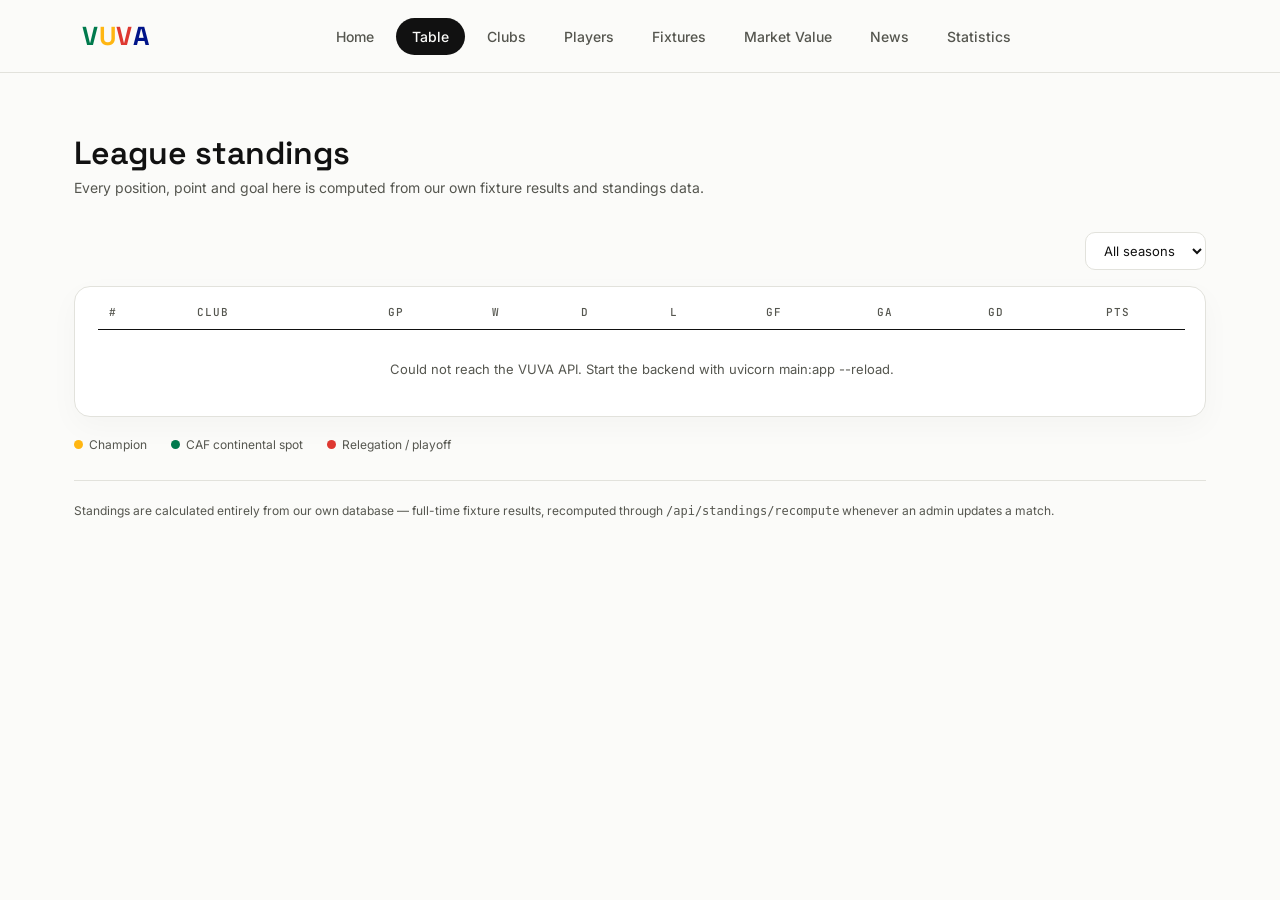
<file: frontend/table.html>
<!DOCTYPE html>
<html lang="en">
<head>
  <meta charset="UTF-8" />
  <meta name="viewport" content="width=device-width, initial-scale=1.0" />
  <title>VUVA Table</title>
  <link rel="preconnect" href="https://fonts.googleapis.com">
  <link rel="preconnect" href="https://fonts.gstatic.com" crossorigin>
  <link href="https://fonts.googleapis.com/css2?family=Space+Grotesk:wght@400;500;600;700&family=Inter:wght@400;500;600&family=JetBrains+Mono:wght@400;500;600&display=swap" rel="stylesheet">
  <link rel="stylesheet" href="style.css" />
</head>
<body>
  <header class="top">
    <div class="wrap navbar">
      <div class="logo"><span class="l-v1">V</span><span class="l-u">U</span><span class="l-v2">V</span><span class="l-a">A</span></div>
       <nav class="links">
  <a href="index.html" class="active">Home</a>
  <a href="table.html">Table</a>
  <a href="clubs.html">Clubs</a>
  <a href="players.html">Players</a>
  <a href="fixtures.html">Fixtures</a>
  <a href="market.html">Market Value</a>
  <a href="news.html">News</a>
  <a href="statistics.html">Statistics</a>
</nav>
    </div>
  </header>
  <main class="wrap" style="padding: 60px 24px 80px;">
    <h2 class="section-title">League standings</h2>
    <p class="section-sub">Every position, point and goal here is computed from our own fixture results and standings data.</p>
    <div class="table-controls">
      <select id="season-filter" aria-label="Filter standings by season">
        <option value="all">All seasons</option>
      </select>
    </div>
    <div class="table-card">
      <table class="psl" id="table-body">
        <thead>
          <tr>
            <th>#</th><th>Club</th><th style="text-align:center">GP</th><th style="text-align:center">W</th>
            <th style="text-align:center">D</th><th style="text-align:center">L</th><th style="text-align:center">GF</th>
            <th style="text-align:center">GA</th><th style="text-align:center">GD</th><th style="text-align:center">Pts</th>
          </tr>
        </thead>
        <tbody></tbody>
      </table>
    </div>
    <div class="legend">
      <span><span class="dot" style="background:var(--gold)"></span> Champion</span>
      <span><span class="dot" style="background:var(--green)"></span> CAF continental spot</span>
      <span><span class="dot" style="background:var(--red)"></span> Relegation / playoff</span>
    </div>
    <p class="note">Standings are calculated entirely from our own database — full-time fixture results, recomputed through <code>/api/standings/recompute</code> whenever an admin updates a match.</p>
  </main>
  <script src="api.js"></script>
  <script src="script.js"></script>
</body>
</html>
</file>
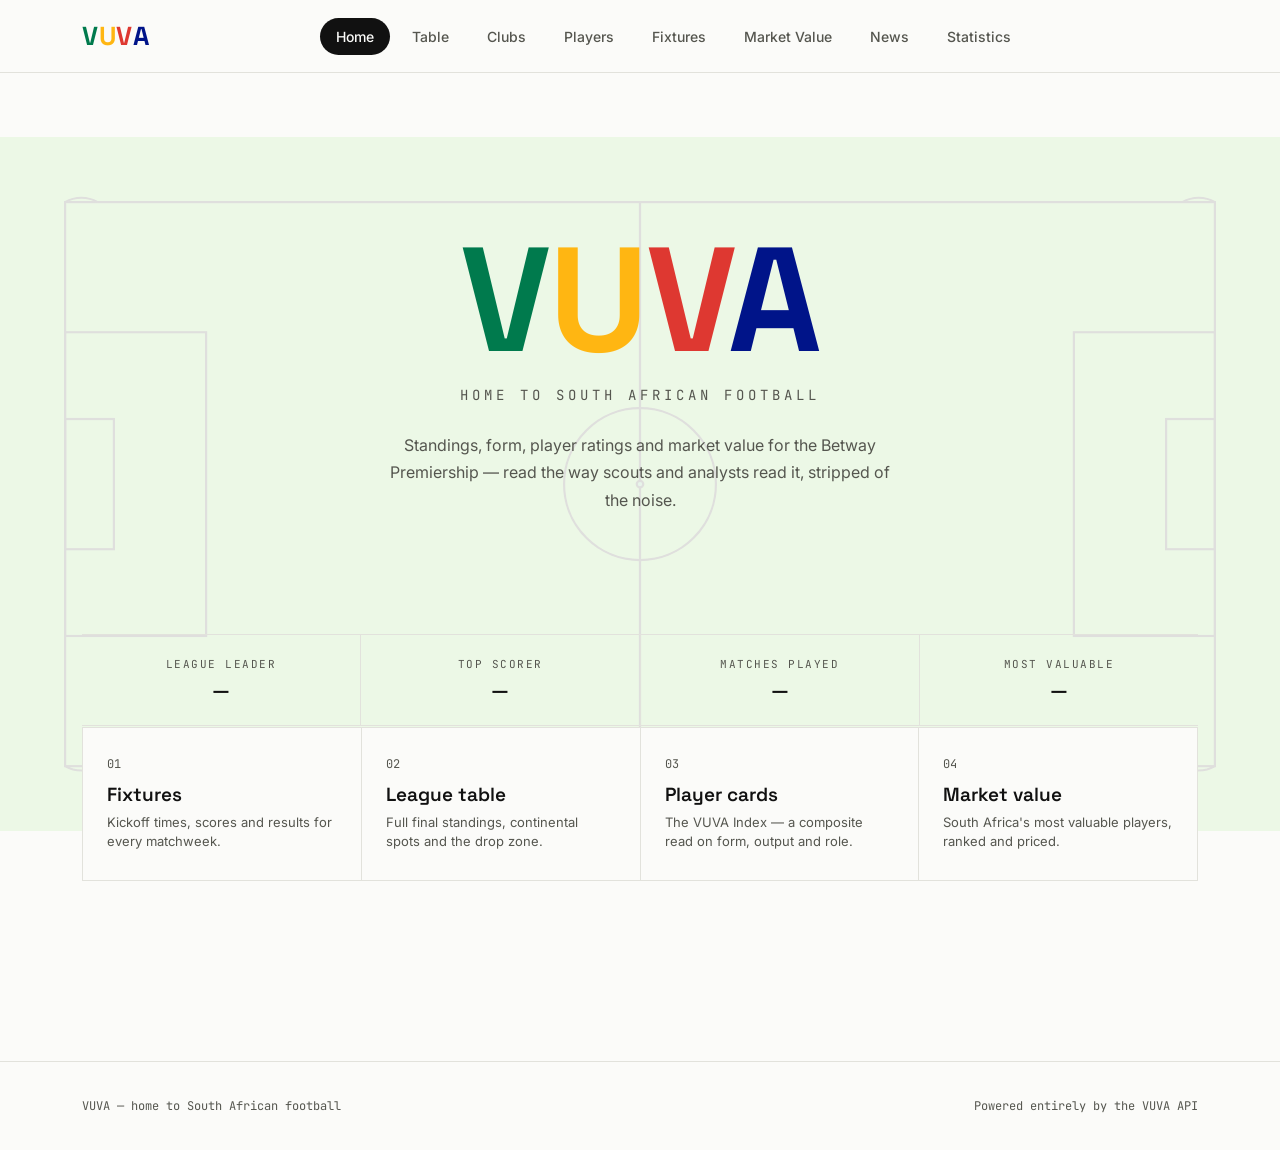
<file: frontend/vuva.html>
<!DOCTYPE html>
<html lang="en">
<head>
<meta charset="UTF-8">
<meta name="viewport" content="width=device-width, initial-scale=1.0">
<title>VUVA — The game decoded</title>
<link rel="preconnect" href="https://fonts.googleapis.com">
<link rel="preconnect" href="https://fonts.gstatic.com" crossorigin>
<link href="https://fonts.googleapis.com/css2?family=Space+Grotesk:wght@400;500;600;700&family=Inter:wght@400;500;600&family=JetBrains+Mono:wght@400;500;600&display=swap" rel="stylesheet">
<link rel = "stylesheet" href="style.css">
</head>
<body>

<header class="top">
  <div class="wrap navbar">
    <div class="logo">
      <span class="l-v1">V</span><span class="l-u">U</span><span class="l-v2">V</span><span class="l-a">A</span>
    </div>
   <nav class="links">
  <a href="index.html" class="active">Home</a>
  <a href="table.html">Table</a>
  <a href="clubs.html">Clubs</a>
  <a href="players.html">Players</a>
  <a href="fixtures.html">Fixtures</a>
  <a href="market.html">Market Value</a>
  <a href="news.html">News</a>
  <a href="statistics.html">Statistics</a>
</nav>
  </div>
</header>

<!-- HOME -->
<section class="page active" id="home">
  <div class="hero">
    <svg class="pitch-bg" viewBox="0 0 1180 640" preserveAspectRatio="xMidYMid slice" xmlns="http://www.w3.org/2000/svg">
      <rect x="0" y="0" width="1180" height="640" fill="var(--pitch)"/>
      <g fill="none" stroke="#dddddb" stroke-width="2">
        <rect x="60" y="60" width="1060" height="520"/>
        <line x1="590" y1="60" x2="590" y2="580"/>
        <circle cx="590" cy="320" r="70"/>
        <circle cx="590" cy="320" r="3" fill="#e6f4ea"/>
        <rect x="60" y="180" width="130" height="280"/>
        <rect x="990" y="180" width="130" height="280"/>
        <rect x="60" y="260" width="45" height="120"/>
        <rect x="1075" y="260" width="45" height="120"/>
        <path d="M60,60 A30,30 0 0,1 90,60" />
        <path d="M1120,60 A30,30 0 0,0 1090,60" />
        <path d="M60,580 A30,30 0 0,0 90,580" />
        <path d="M1120,580 A30,30 0 0,1 1090,580" />
      </g>
    </svg>
    <div class="hero-inner">
    
      <h1 class="wordmark">
        <span class="l-v1">V</span><span class="l-u">U</span><span class="l-v2">V</span><span class="l-a">A</span>
      </h1>
      <div class="tagline">home to South African football</div>
      <p class="hero-sub">Standings, form, player ratings and market value for the Betway Premiership — read the way scouts and analysts read it, stripped of the noise.</p>
    </div>
    <div class="wrap">
      <div class="ticker">
        <div class="t-item"><div class="t-label">League leader</div><div class="t-value" id="ticker-leader">—</div></div>
        <div class="t-item"><div class="t-label">Top scorer</div><div class="t-value" id="ticker-scorer">—</div></div>
        <div class="t-item"><div class="t-label">Matches played</div><div class="t-value" id="ticker-matches">—</div></div>
        <div class="t-item"><div class="t-label">Most valuable</div><div class="t-value" id="ticker-value">—</div></div>
      </div>
      <div class="quicknav">
        <a class="qn-card" href="fixtures.html">
          <div class="qn-num">01</div>
          <div class="qn-title">Fixtures</div>
          <div class="qn-desc">Kickoff times, scores and results for every matchweek.</div>
        </a>
        <a class="qn-card" href="table.html">
          <div class="qn-num">02</div>
          <div class="qn-title">League table</div>
          <div class="qn-desc">Full final standings, continental spots and the drop zone.</div>
        </a>
        <a class="qn-card" href="players.html">
          <div class="qn-num">03</div>
          <div class="qn-title">Player cards</div>
          <div class="qn-desc">The VUVA Index — a composite read on form, output and role.</div>
        </a>
        <a class="qn-card" href="market.html">
          <div class="qn-num">04</div>
          <div class="qn-title">Market value</div>
          <div class="qn-desc">South Africa's most valuable players, ranked and priced.</div>
        </a>
      </div>
    </div>
  </div>
</section>

<!-- TABLE -->
<section class="page" id="table">
  <div class="wrap">
    <h2 class="section-title">Final standings</h2>
    <p class="section-sub" id="table-meta">Loading standings…</p>
    <div class="table-card">
    <table class="psl" id="table-body">
      <thead>
        <tr>
          <th>#</th><th>Club</th><th style="text-align:center">GP</th><th style="text-align:center">W</th>
          <th style="text-align:center">D</th><th style="text-align:center">L</th><th style="text-align:center">GF</th>
          <th style="text-align:center">GA</th><th style="text-align:center">GD</th><th style="text-align:center">Pts</th>
        </tr>
      </thead>
      <tbody></tbody>
    </table>
    </div>
    <div class="legend">
      <span><span class="dot" style="background:var(--gold)"></span> Champion</span>
      <span><span class="dot" style="background:var(--green)"></span> CAF continental spot</span>
      <span><span class="dot" style="background:var(--red)"></span> Relegation / playoff</span>
    </div>
    <p class="note">Standings are calculated entirely from our own database — full-time fixture results, recomputed automatically whenever an admin updates a match.</p>
  </div>
</section>

<!-- NEWS -->
<section class="page" id="news">
  <div class="wrap">
    <h2 class="section-title">Fixtures &amp; news</h2>
    <p class="section-sub">The storylines moving the league right now</p>
    <div class="news-grid" id="news-grid"></div>
  </div>
</section>

<!-- PLAYERS -->
<section class="page" id="players">
  <div class="wrap">
    <h2 class="section-title">Player cards</h2>
    <p class="section-sub">The VUVA Index blends recent output, role importance and market trajectory into a single 0–99 rating. It's our own editorial model, not an official league metric.</p>
    <div class="player-grid" id="player-grid"></div>
  </div>
</section>

<!-- MARKET VALUE -->
<section class="page" id="market">
  <div class="wrap">
    <h2 class="section-title">Most valuable South African players</h2>
    <p class="section-sub">Valuations generated by the VUVA rating model, driven by each player's own record in our database.</p>
    <div class="mv-total">
      <div class="mv-stat"><div class="mv-num" id="mv-total-value">—</div><div class="mv-lab">League total value</div></div>
      <div class="mv-stat"><div class="mv-num" id="mv-total-clubs">—</div><div class="mv-lab">Clubs</div></div>
      <div class="mv-stat"><div class="mv-num" id="mv-avg-age">—</div><div class="mv-lab">Average age</div></div>
      <div class="mv-stat"><div class="mv-num" id="mv-top-value">—</div><div class="mv-lab">Top valuation</div></div>
    </div>
    <table class="mv">
      <thead><tr><th>#</th><th>Player</th><th>Club</th><th>Position</th><th class="bar-cell">Relative value</th><th style="text-align:right">Value</th></tr></thead>
      <tbody id="mv-body"></tbody>
    </table>
    <p class="note">Values are computed by our own rating model from each player's recorded output (goals, assists, minutes, form) — not pulled from an outside valuation board.</p>
  </div>
</section>

<footer>
  <div class="wrap foot-row">
    <span>VUVA — home to South African football</span>
    <span>Powered entirely by the VUVA API</span>
  </div>
</footer>

<script src="api.js"></script>
<script src="script.js"></script>
</body>
</html>
</file>
<file: frontend/style.css>
:root{
    --paper:#fbfbf9;
    --paper-2:#f3f4f0;
    --ink:#111111;
    --ink-soft:#55564f;
    --line:#e2e2dc;
    --pitch:#ebf8e4;
    --green:#007A4D;
    --gold:#FFB612;
    --red:#DE3831;
    --blue:#001489;
    --mono:'JetBrains Mono', monospace;
    --sans:'Inter', sans-serif;
    --display:'Space Grotesk', sans-serif;
  }
  *{box-sizing:border-box;}
  html{scroll-behavior:smooth;}
  body{
    margin:0; background:var(--paper); color:var(--ink);
    font-family:var(--sans); -webkit-font-smoothing:antialiased;
  }
  a{color:inherit;}
  .wrap{max-width:1180px; margin:0 auto; padding:0 32px;}

  /* NAV */
  header.top{
    position:sticky; top:0; z-index:50; background:rgba(251,251,249,0.9);
    backdrop-filter:blur(10px); border-bottom:1px solid var(--line);
  }
  .navbar{display:flex; align-items:center; justify-content:space-between; height:72px;}
  .navbar .links{margin:0 auto;}
  .logo{font-family:var(--display); font-weight:700; font-size:26px; letter-spacing:0.5px; display:flex;}
  .logo span{display:inline-block;}
  .l-v1{color:var(--green);} .l-u{color:var(--gold);} .l-v2{color:var(--red);} .l-a{color:var(--blue);}
 nav.links{
    display:flex;
    gap:6px;
}

nav.links a{
    text-decoration:none;
    font-family:var(--sans);
    font-size:14px;
    font-weight:500;
    color:var(--ink-soft);
    padding:10px 16px;
    border-radius:20px;
    transition:background .15s, color .15s;
}

nav.links a:hover{
    background:var(--paper-2);
    color:var(--ink);
}

nav.links a.active{
    background:var(--ink);
    color:var(--paper);
}
  section.page{display:none; padding:64px 0 96px;}
  section.page.active{display:block;}

  /* HERO */
  /* HERO */
  .hero{
    position:relative; padding:0 0 40px; overflow:hidden;
    min-height:calc(100vh - 72px);
  }
  .pitch-bg{position:absolute; inset:0; z-index:0; opacity:0.9;}
  .hero-inner{position:relative; z-index:1; text-align:center; padding:96px 32px 64px;}

  .hero-balls{position:absolute; inset:0; z-index:1; pointer-events:none;}
  .hero-ball{
    position:absolute; color:#e6f4ea;
    animation:hero-ball-bounce 4.5s ease-in-out infinite, hero-ball-roll 2.4s linear infinite;
  }
  .hero-ball svg{display:block; width:100%; height:100%;}
  .hero-ball.hb-1{width:46px; height:46px; left:9%;  bottom:14%; animation-delay:0s, 0s;}
  .hero-ball.hb-2{width:30px; height:30px; left:82%; bottom:22%; animation-delay:1.1s, 0.3s;}
  .hero-ball.hb-3{width:36px; height:36px; left:47%; bottom:8%;  animation-delay:2.2s, 0.6s;}

  @keyframes hero-ball-bounce{
    0%, 100%{ transform:translateY(0); }
    50%{ transform:translateY(-22px); }
  }
  @keyframes hero-ball-roll{
    from{ rotate:0deg; }
    to{ rotate:360deg; }
  }
  @media (prefers-reduced-motion: reduce){
    .hero-ball{animation:none;}
  }
  @media (max-width:760px){
    .hero-ball.hb-2{display:none;}
  }
  .hero{position:relative; padding:0 0 40px; overflow:hidden;}
  .pitch-bg{position:absolute; inset:0; z-index:0; opacity:0.9;}
  .hero-inner{position:relative; z-index:1; text-align:center; padding:96px 32px 64px;}

  /* FIX: the ticker + quicknav live inside .hero > .wrap, which had no
     `position` set. Per CSS stacking rules, non-positioned in-flow content
     paints BEFORE a positioned z-index:0 layer, so .pitch-bg (the pitch-line
     SVG, position:absolute + z-index:0) was painting on top of this content
     and washing it out ("fainted") at every viewport width - the effect just
     looked more/less obvious depending on how the SVG scaled at that width.
     Giving .wrap its own stacking context above the SVG fixes it everywhere. */
  .hero > .wrap{position:relative; z-index:2;}

  .eyebrow{font-family:var(--mono); font-size:12px; letter-spacing:3px; text-transform:uppercase; color:var(--ink-soft); margin-bottom:24px;}
  .wordmark{font-family:var(--display); font-weight:700; font-size:clamp(64px,14vw,148px); line-height:0.9; letter-spacing:-2px; margin:0;}
  .tagline{font-family:var(--mono); font-size:14px; letter-spacing:4px; text-transform:uppercase; color:var(--ink-soft); margin-top:20px;}
  .hero-sub{max-width:520px; margin:28px auto 0; font-size:16px; line-height:1.7; color:var(--ink-soft);}

  .ticker{
    display:flex; border-top:1px solid var(--line); border-bottom:1px solid var(--line);
    margin-top:56px; position:relative; z-index:1;
  }
  .ticker .t-item{flex:1; text-align:center; padding:22px 12px; border-right:1px solid var(--line);}
  .ticker .t-item:last-child{border-right:none;}
  .t-label{font-family:var(--mono); font-size:11px; letter-spacing:1.5px; text-transform:uppercase; color:var(--ink-soft);}
  .t-value{font-family:var(--display); font-size:20px; font-weight:600; margin-top:6px;}

  .quicknav{display:grid; grid-template-columns:repeat(4,1fr); gap:1px; background:var(--line); margin-top:1px; border:1px solid var(--line);}
  .qn-card{background:var(--paper); padding:28px 24px; cursor:pointer; transition:background .15s; display:block; text-decoration:none; color:inherit;}
  .qn-card:hover{background:var(--paper-2);}
  .qn-num{font-family:var(--mono); font-size:12px; color:var(--ink-soft);}
  .qn-title{font-family:var(--display); font-size:19px; font-weight:600; margin:10px 0 6px;}
  .qn-desc{font-size:13px; color:var(--ink-soft); line-height:1.5;}

  h2.section-title{font-family:var(--display); font-size:32px; font-weight:600; margin:0 0 6px;}
  p.section-sub{color:var(--ink-soft); font-size:14px; margin:0 0 36px;}

  /* TABLE PAGE */
  .table-card{background:#fff; border:1px solid var(--line); border-radius:16px; padding:8px 20px; box-shadow:0 10px 30px rgba(17,17,17,0.03); overflow-x:auto;}
  table.psl{width:100%; border-collapse:collapse; font-size:14px; min-width:560px;}
  table.psl th{
    text-align:left; font-family:var(--mono); font-size:11px; letter-spacing:1px; text-transform:uppercase;
    color:var(--ink-soft); font-weight:500; padding:10px 12px; border-bottom:1px solid var(--ink);
  }
  table.psl td{padding:14px 12px; border-bottom:1px solid var(--line);}
  table.psl tbody tr:last-child td{border-bottom:none;}
  table.psl tbody tr:hover td{background:var(--paper-2);}
  table.psl tr.zone-title td{border-left:3px solid var(--gold);}
  table.psl tr.zone-cont td{border-left:3px solid var(--green);}
  table.psl tr.zone-rel td{border-left:3px solid var(--red);}
  table.psl tr:not(.zone-title):not(.zone-cont):not(.zone-rel) td{border-left:3px solid transparent;}
  table.psl td.num{font-family:var(--mono); text-align:center; color:var(--ink-soft);}
  table.psl td.pts{font-family:var(--mono); font-weight:600; color:var(--ink); text-align:center;}
  table.psl td.pos{font-family:var(--mono); color:var(--ink-soft); width:32px;}
  table.psl td.team{font-weight:600;}
  table.psl td.note{color:var(--ink-soft); font-size:13px; text-align:center; padding:28px 12px;}
  .legend{display:flex; gap:24px; margin-top:20px; font-size:12px; color:var(--ink-soft); flex-wrap:wrap;}
  .legend span{display:flex; align-items:center; gap:6px;}
  .dot{width:9px; height:9px; border-radius:50%;}

  /* SEASON FILTER (table.html) */
  .table-controls{display:flex; justify-content:flex-end; margin-bottom:16px;}
  .table-controls select{
    font-family:var(--sans); font-size:13px; color:var(--ink);
    background:#fff; border:1px solid var(--line); border-radius:10px;
    padding:9px 14px; outline:none; cursor:pointer;
  }
  .table-controls select:focus{border-color:var(--ink); box-shadow:0 0 0 3px rgba(17,17,17,0.06);}

  /* NEWS */
  .news-grid{display:grid; grid-template-columns:1fr 1fr; gap:1px; background:var(--line); border:1px solid var(--line);}
  .news-card{background:var(--paper); padding:28px;}
  .news-tag{font-family:var(--mono); font-size:11px; letter-spacing:1px; text-transform:uppercase; color:var(--green);}
  .news-head{font-family:var(--display); font-size:18px; font-weight:600; margin:10px 0 8px; line-height:1.3;}
  .news-body{font-size:14px; color:var(--ink-soft); line-height:1.65;}
  .news-src{font-family:var(--mono); font-size:11px; color:var(--ink-soft); margin-top:14px; display:block;}

  /* PLAYER CARDS */
  .player-grid{display:grid; grid-template-columns:repeat(auto-fit,minmax(260px,1fr)); gap:20px;}
  .pcard{border:1px solid var(--line); border-radius:4px; padding:0; overflow:hidden; background:var(--paper);}
  .pcard-top{padding:22px 22px 16px; border-bottom:1px solid var(--line); display:flex; justify-content:space-between; align-items:flex-start;}
  .pcard-name{font-family:var(--display); font-weight:600; font-size:18px; line-height:1.2;}
  .pcard-role{font-family:var(--mono); font-size:11px; color:var(--ink-soft); margin-top:4px; text-transform:uppercase; letter-spacing:1px;}
  .pcard-index{font-family:var(--mono); font-weight:700; font-size:26px; border:1.5px solid var(--ink); border-radius:50%; width:52px; height:52px; display:flex; align-items:center; justify-content:center; flex-shrink:0;}
  .pcard-body{padding:18px 22px 22px;}
  .skill-row{display:flex; align-items:center; gap:10px; margin-bottom:10px; font-size:12px;}
  .skill-label{font-family:var(--mono); width:82px; color:var(--ink-soft); text-transform:uppercase; letter-spacing:0.5px; font-size:10.5px;}
  .skill-bar{flex:1; height:5px; background:var(--paper-2); border-radius:3px; overflow:hidden;}
  .skill-fill{height:100%; background:var(--ink);}
  .skill-val{font-family:var(--mono); width:24px; text-align:right; color:var(--ink-soft);}
  .pcard-foot{display:flex; justify-content:space-between; font-family:var(--mono); font-size:11px; color:var(--ink-soft); border-top:1px solid var(--line); padding:12px 22px; text-transform:uppercase; letter-spacing:0.5px;}

  /* MARKET VALUE */
  table.mv{width:100%; border-collapse:collapse; font-size:14px;}
  table.mv th{text-align:left; font-family:var(--mono); font-size:11px; letter-spacing:1px; text-transform:uppercase; color:var(--ink-soft); font-weight:500; padding:10px 12px; border-bottom:1px solid var(--ink);}
  table.mv td{padding:16px 12px; border-bottom:1px solid var(--line);}
  table.mv td.rank{font-family:var(--mono); color:var(--ink-soft); width:32px;}
  table.mv td.name{font-weight:600;}
  table.mv td.club{color:var(--ink-soft); font-size:13px;}
  table.mv td.val{font-family:var(--mono); font-weight:600; text-align:right;}
  .bar-cell{width:180px;}
  .bar-track{height:6px; background:var(--paper-2); border-radius:3px; overflow:hidden;}
  .bar-fill{height:100%; background:var(--green);}
  .mv-total{display:grid; grid-template-columns:repeat(4,1fr); gap:1px; background:var(--line); border:1px solid var(--line); margin-bottom:40px;}
  .mv-stat{background:var(--paper); padding:22px; text-align:center;}
  .mv-num{font-family:var(--display); font-size:26px; font-weight:600;}
  .mv-lab{font-family:var(--mono); font-size:11px; text-transform:uppercase; letter-spacing:1px; color:var(--ink-soft); margin-top:6px;}

  .note{font-size:12px; color:var(--ink-soft); line-height:1.7; margin-top:28px; padding-top:20px; border-top:1px solid var(--line);}
  .card-grid{display:grid; grid-template-columns:repeat(auto-fit,minmax(240px,1fr)); gap:18px; margin-top:24px;}
  .detail-card{background:#fff; border:1px solid var(--line); border-radius:16px; padding:24px; box-shadow:0 10px 30px rgba(17,17,17,0.03);}

  /* CLUB CARDS - auto-fit + 1fr so cards stretch to use the full row width
     on wide screens instead of capping at 300px and leaving empty space
     (auto-fill + a hard max-width was the old approach; traded that off
     for better space usage now that the grid regularly has many teams) */
  .club-grid{display:grid; grid-template-columns:repeat(auto-fit, minmax(260px, 1fr)); gap:18px; margin-top:24px;}
  .club-card{
    background:#fff; border:1px solid var(--line); border-radius:16px; padding:22px;
    box-shadow:0 10px 30px rgba(17,17,17,0.03); display:flex; flex-direction:column; gap:16px;
  }
  .club-card-top{display:flex; align-items:center; gap:14px;}
  .club-logo-img{width:52px; height:52px; border-radius:50%; object-fit:contain; background:var(--paper-2); border:1px solid var(--line); flex-shrink:0;}
  .club-logo-fallback{
    width:52px; height:52px; border-radius:50%; flex-shrink:0; color:#fff;
    display:flex; align-items:center; justify-content:center;
    font-family:var(--display); font-weight:700; font-size:17px;
  }
  .club-name{font-family:var(--display); font-weight:600; font-size:17px; line-height:1.25;}
  .club-loc{font-family:var(--mono); font-size:11px; text-transform:uppercase; letter-spacing:0.5px; color:var(--ink-soft); margin-top:4px;}
  .club-stats{list-style:none; margin:0; padding:0; border-top:1px solid var(--line); padding-top:14px;}
  .club-stats li{display:flex; justify-content:space-between; align-items:baseline; font-size:13px; padding:6px 0;}
  .club-stat-label{color:var(--ink-soft); font-family:var(--mono); font-size:11px; text-transform:uppercase; letter-spacing:0.5px;}
  .club-stat-value{font-weight:600; text-align:right;}
  .club-link{font-family:var(--mono); font-size:12px; color:var(--green); text-decoration:none; margin-top:-4px;}
  .club-link:hover{text-decoration:underline;}

  footer{border-top:1px solid var(--line); padding:36px 0; margin-top:0;}
  .foot-row{display:flex; justify-content:space-between; align-items:center; font-size:12px; color:var(--ink-soft); font-family:var(--mono);}

  /* SHARED SEARCH BOX - used on players/clubs/news pages */
  .page-head{display:flex; align-items:flex-end; justify-content:space-between; gap:24px; flex-wrap:wrap; margin-bottom:28px;}
  .search-shell{position:relative; width:100%; max-width:340px;}
  .search-shell svg{position:absolute; left:14px; top:50%; transform:translateY(-50%); width:15px; height:15px; color:var(--ink-soft);}
  .search-shell input{
    width:100%; font-family:var(--sans); font-size:14px; color:var(--ink);
    background:#fff; border:1px solid var(--line); border-radius:22px;
    padding:11px 16px 11px 38px; outline:none; transition:border-color .15s, box-shadow .15s;
  }
  .search-shell input:focus{border-color:var(--ink); box-shadow:0 0 0 3px rgba(17,17,17,0.06);}
  .search-shell input::placeholder{color:var(--ink-soft);}

  /* CONFIRM MODAL (admin dashboard) */
  .modal-overlay{
    position:fixed; inset:0; background:rgba(17,17,17,0.45);
    display:flex; align-items:center; justify-content:center;
    z-index:1000; padding:20px;
  }
  .modal-card{
    background:#fff; border-radius:16px; padding:26px; max-width:400px; width:100%;
    box-shadow:0 20px 50px rgba(0,0,0,0.18);
  }
  .modal-card h3{font-family:var(--display); font-size:19px; margin:0 0 10px;}
  .modal-card p{font-size:14px; color:var(--ink-soft); line-height:1.6; margin:0 0 22px;}
  .modal-actions{display:flex; justify-content:flex-end; gap:10px;}
  .modal-actions button.danger{background:var(--red);}

  /* Inline form validation banner - reuses the login-error look */
  .form-alert{
    grid-column:1/-1; background:#fdeeee; color:var(--red); border:1px solid #f4c9c9;
    border-radius:10px; padding:10px 12px; font-size:13px;
  }

  @media (max-width:760px){
    .navbar{height:64px;}
    nav.links{display:none;}
    .quicknav{grid-template-columns:1fr 1fr;}
    .news-grid{grid-template-columns:1fr;}
    .ticker{flex-wrap:wrap;}
    .ticker .t-item{flex:0 0 50%; border-bottom:1px solid var(--line);}
    .mv-total{grid-template-columns:1fr 1fr;}
    .wrap{padding:0 20px;}
  }
</file>
